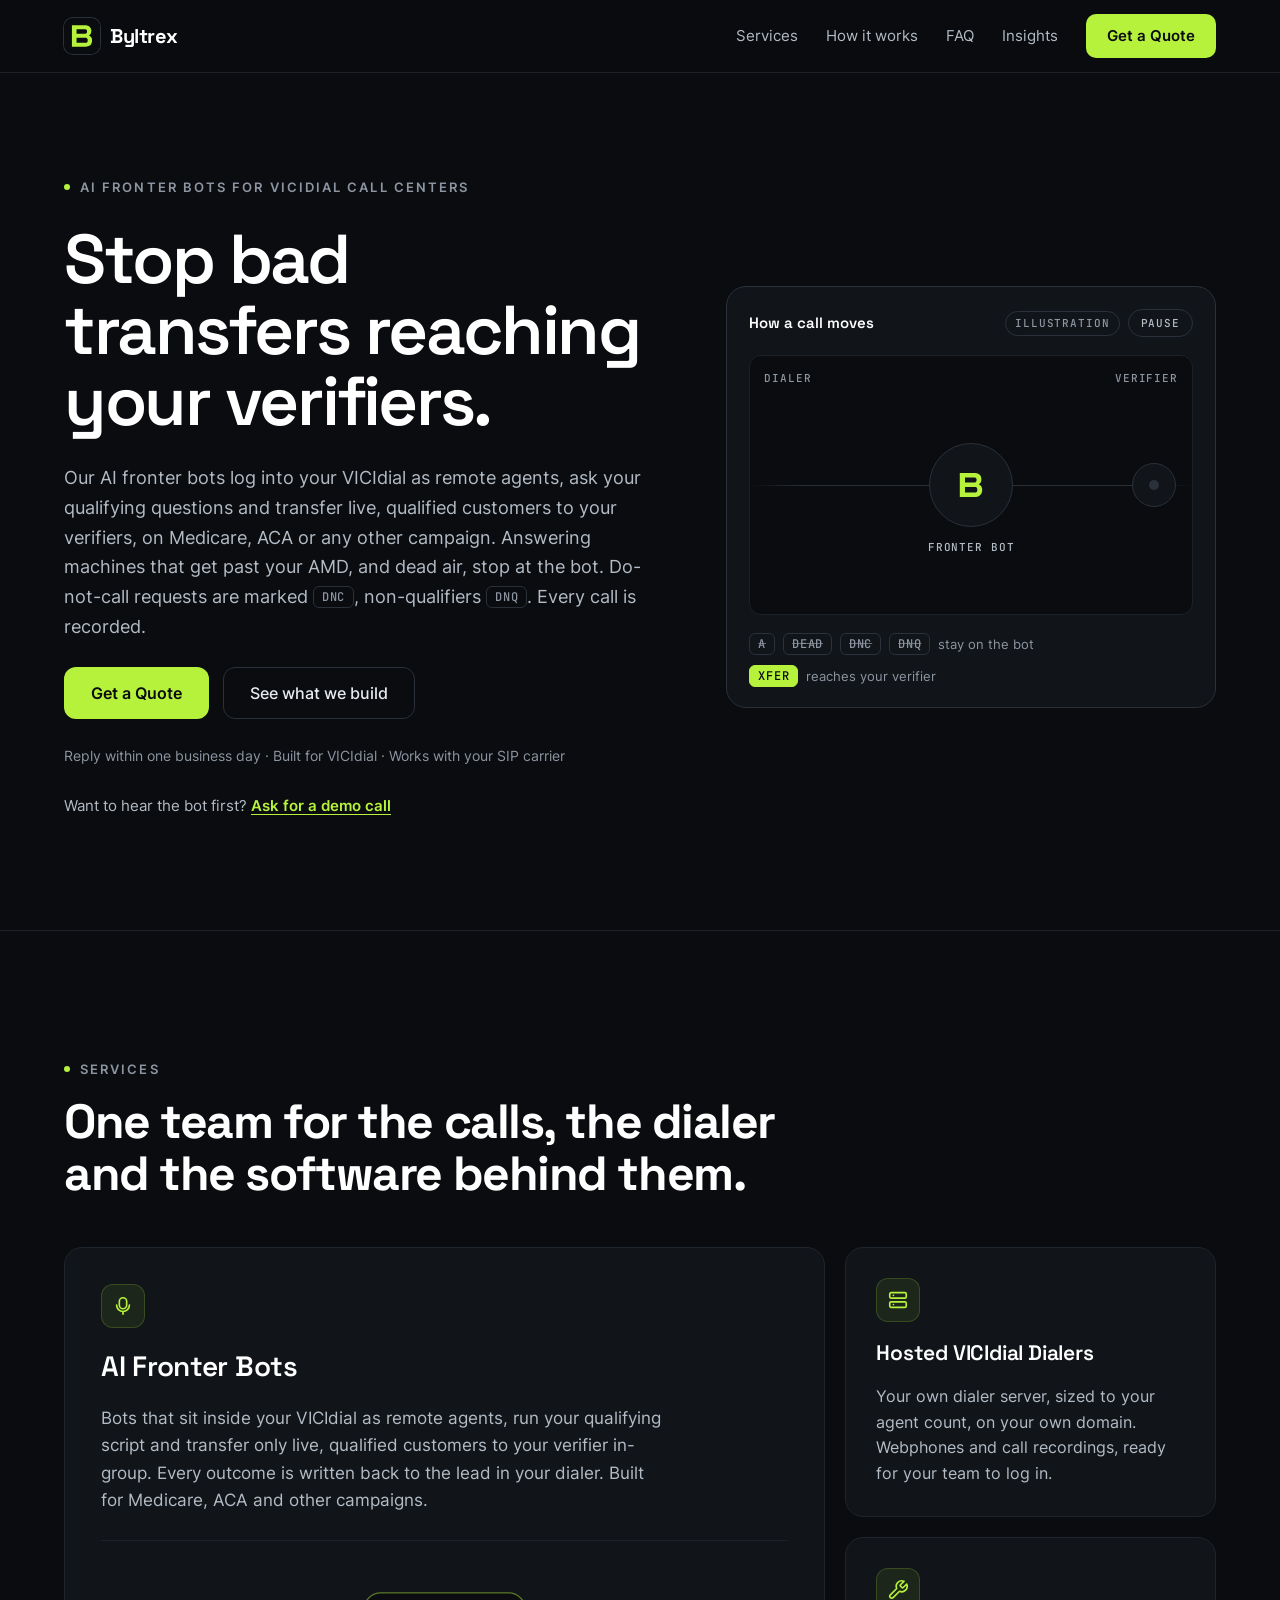
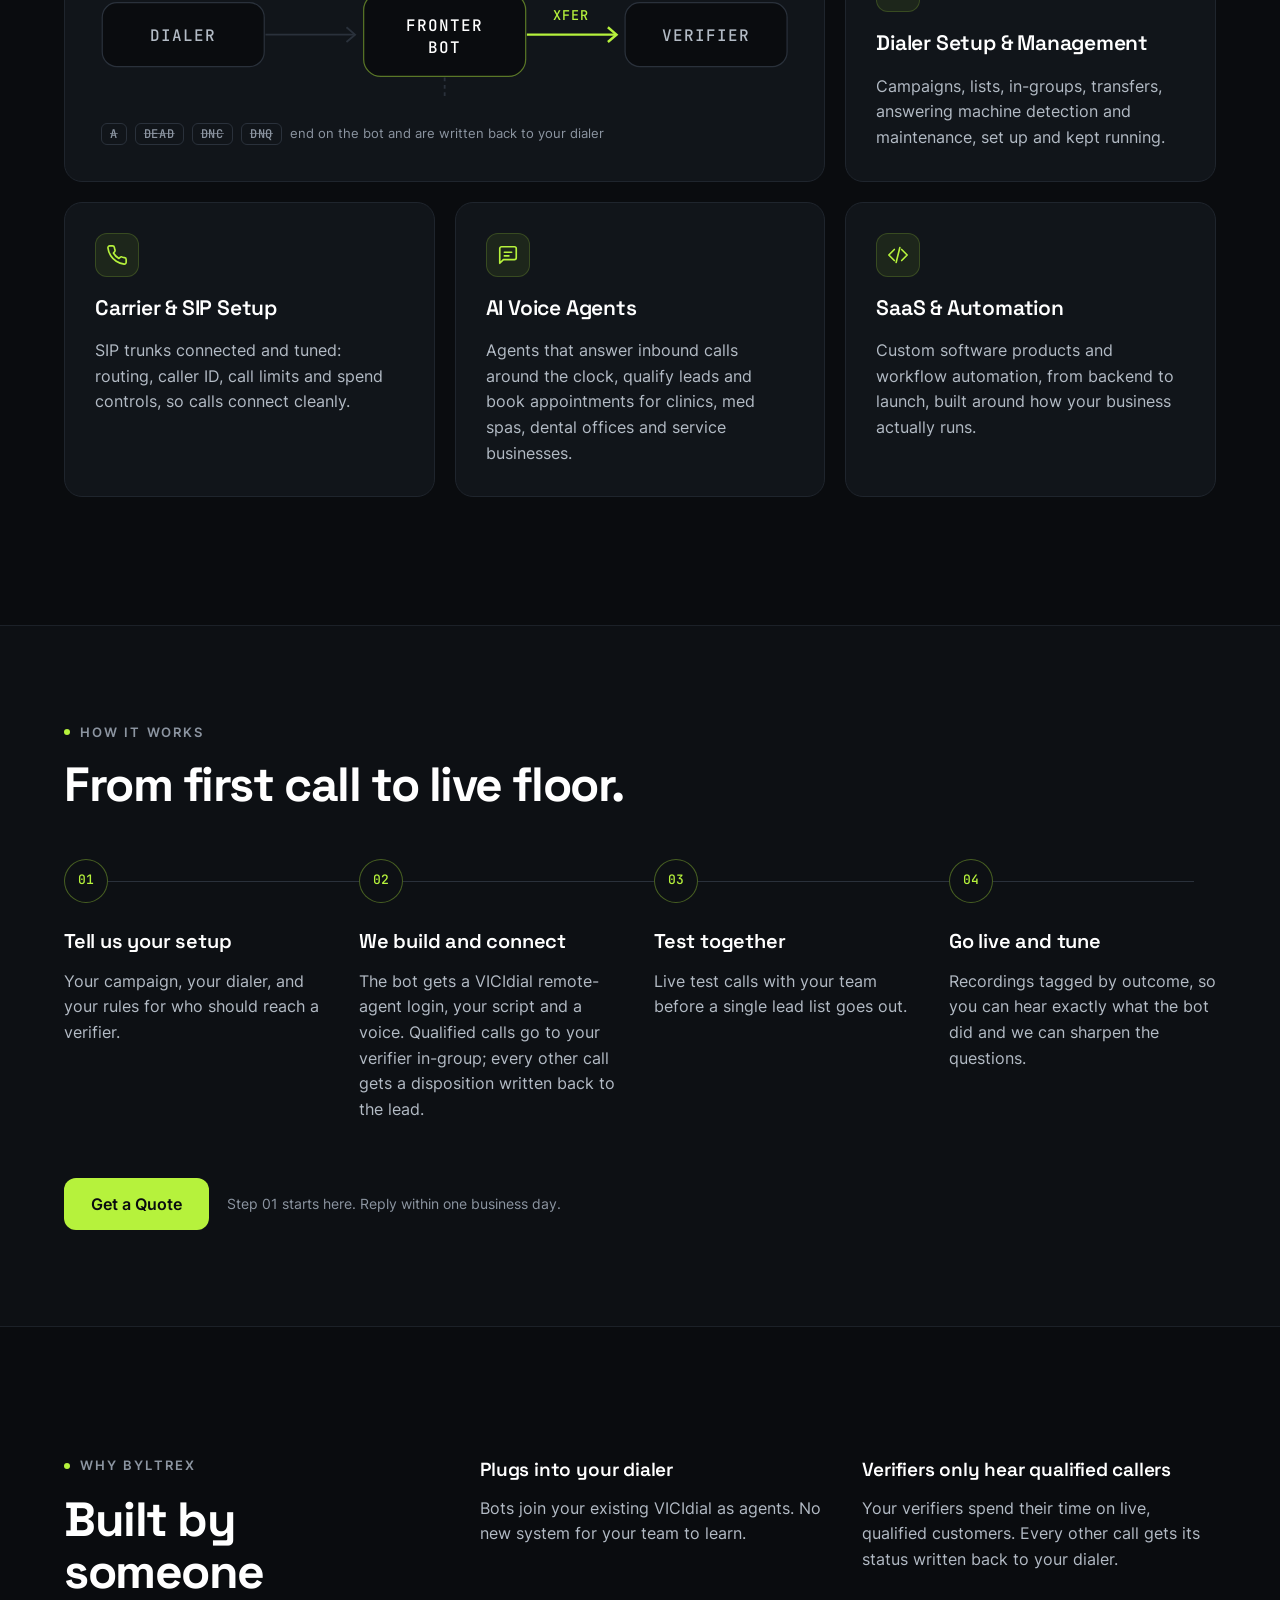
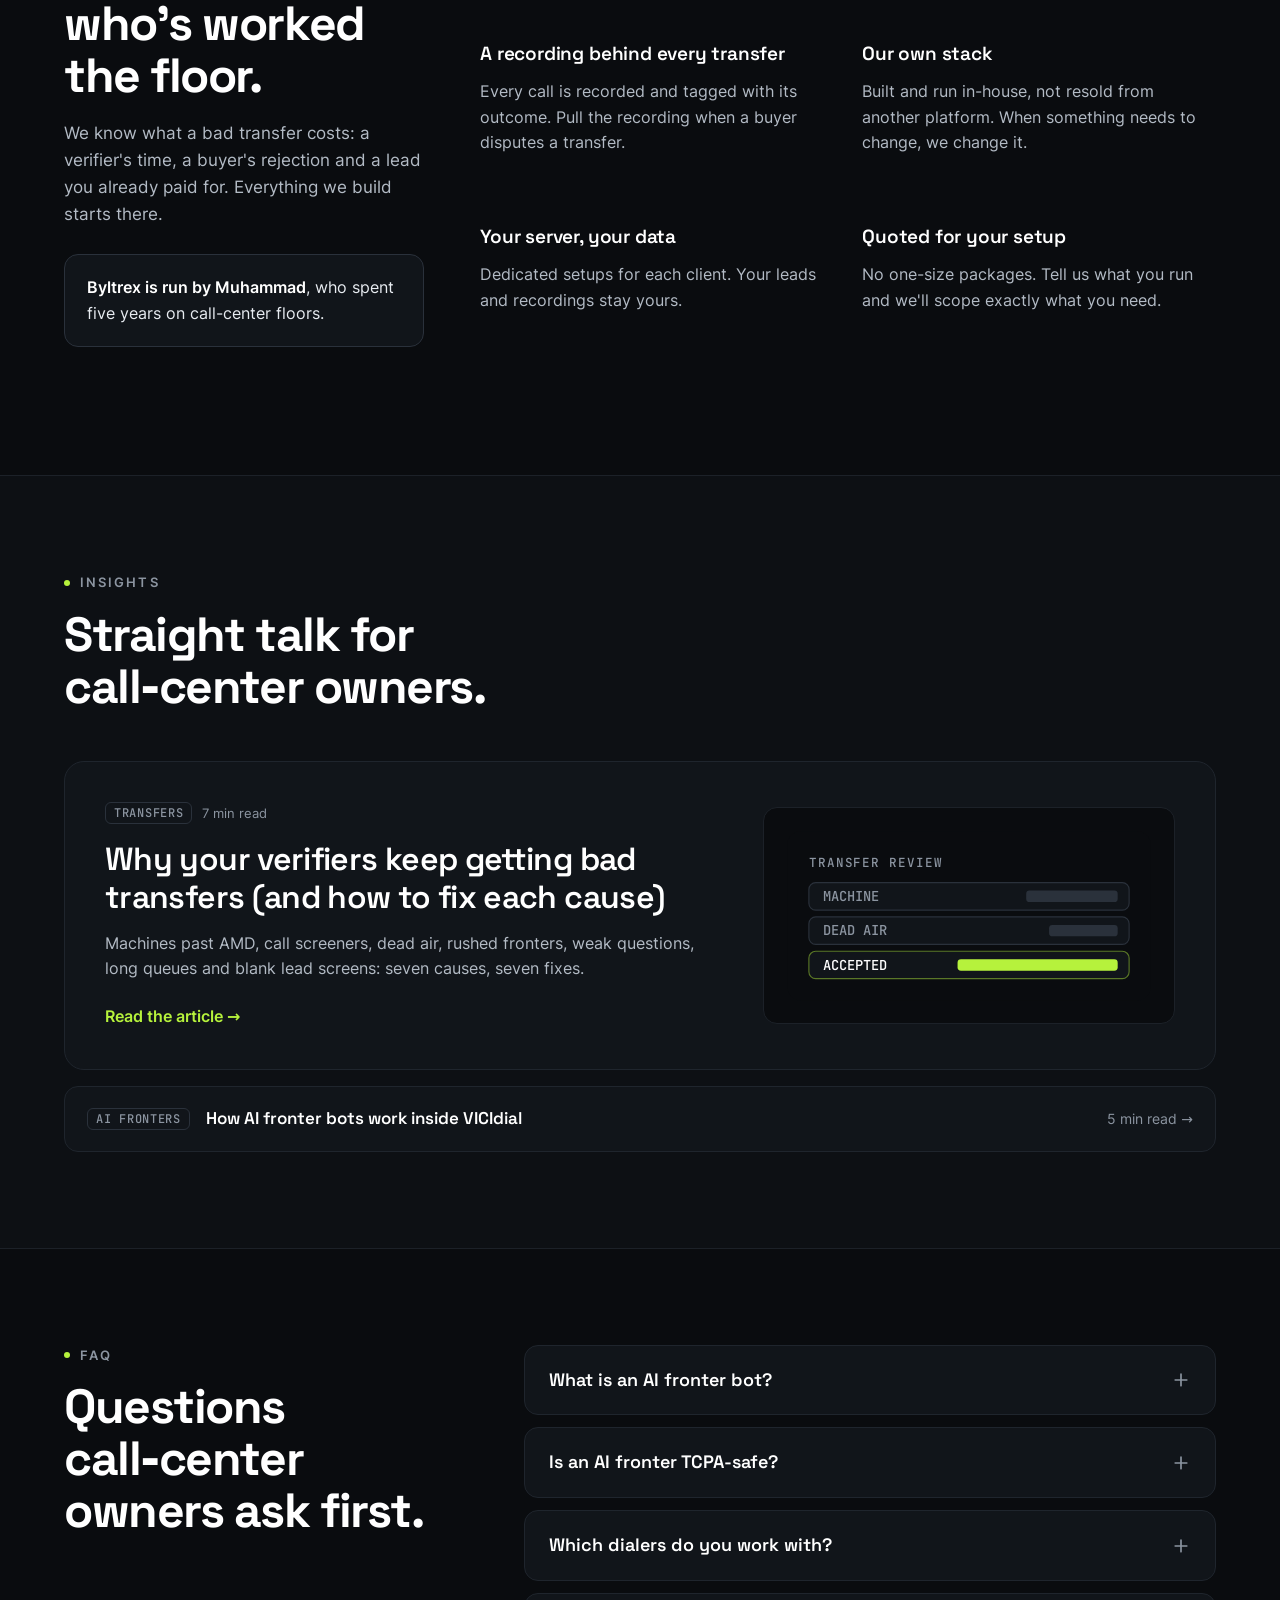
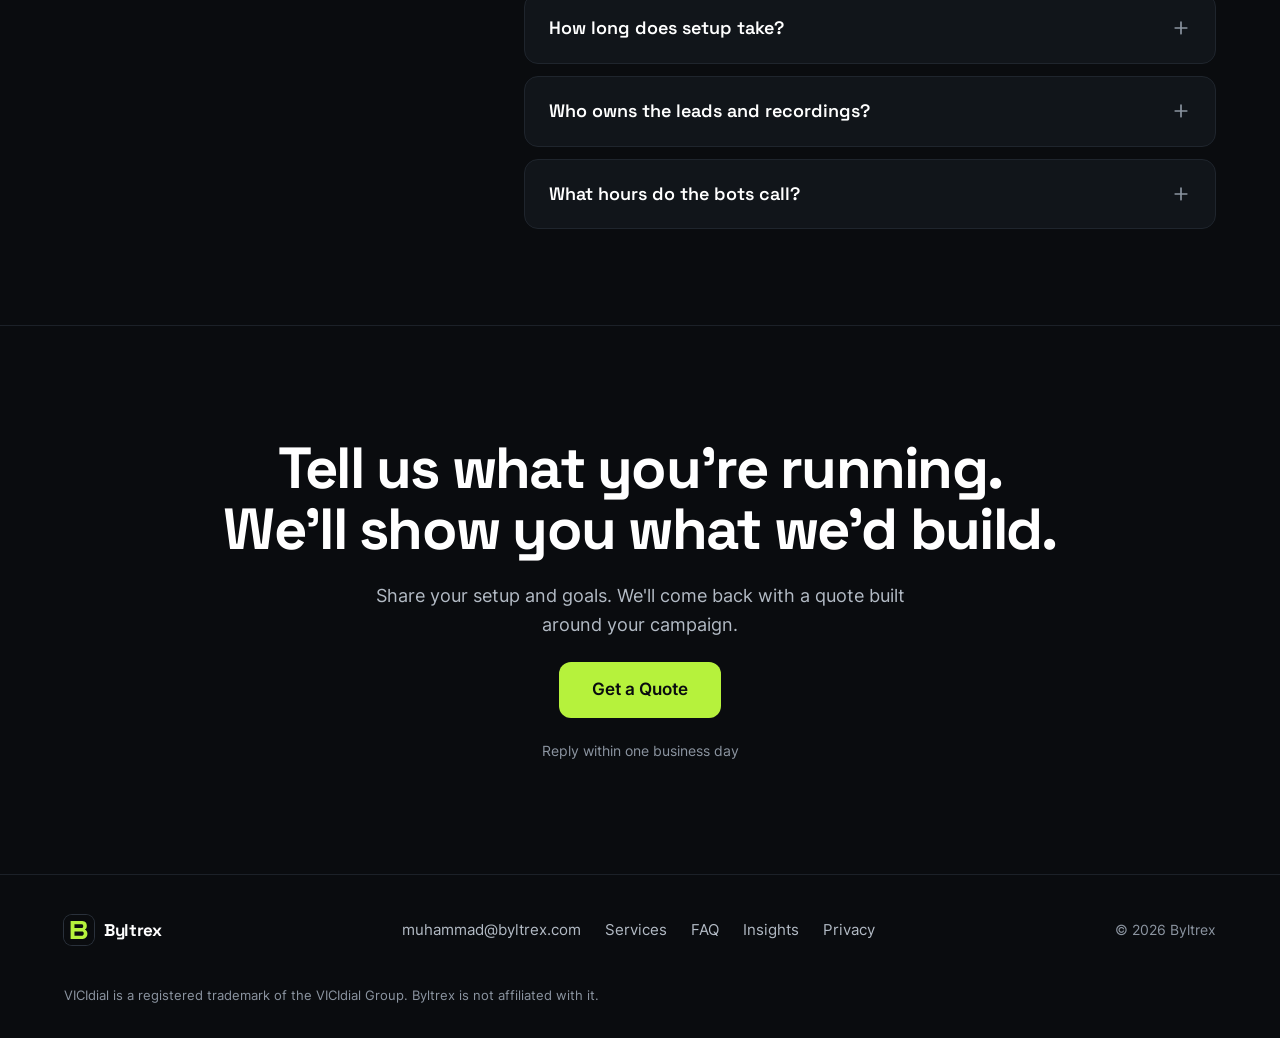
<file: index.html>
<!DOCTYPE html>
<html lang="en">
<head>
<meta charset="UTF-8">
<meta name="viewport" content="width=device-width, initial-scale=1.0">
<title>AI Fronter Bots &amp; Hosted VICIdial | Byltrex</title>
<meta name="description" content="Byltrex AI fronter bots log into your VICIdial as remote agents, ask your qualifying questions and transfer live, qualified customers to your verifiers. Plus hosted VICIdial dialers, AI voice agents and custom SaaS.">
<meta name="author" content="Byltrex">
<meta name="robots" content="index, follow">
<meta name="theme-color" content="#0A0C0F">
<link rel="canonical" href="https://www.byltrex.com/">

<link rel="icon" href="/favicon.svg" type="image/svg+xml">
<link rel="icon" href="/favicon-32.png" sizes="32x32" type="image/png">
<link rel="apple-touch-icon" href="/apple-touch-icon.png">

<meta property="og:title" content="Byltrex | Stop bad transfers reaching your verifiers">
<meta property="og:description" content="AI fronter bots that work inside your VICIdial: they screen, qualify and transfer live customers to your verifiers. Every call recorded.">
<meta property="og:url" content="https://www.byltrex.com/">
<meta property="og:site_name" content="Byltrex">
<meta property="og:type" content="website">
<meta property="og:image" content="https://www.byltrex.com/og-image.png">
<meta property="og:image:width" content="1200">
<meta property="og:image:height" content="630">
<meta property="og:image:alt" content="Byltrex: AI fronter bots for VICIdial call centers">
<meta name="twitter:card" content="summary_large_image">
<meta name="twitter:title" content="Byltrex | Stop bad transfers reaching your verifiers">
<meta name="twitter:description" content="AI fronter bots for VICIdial call centers, hosted dialers, AI voice agents and custom SaaS.">
<meta name="twitter:image" content="https://www.byltrex.com/og-image.png">

<script type="application/ld+json">
{"@context": "https://schema.org", "@graph": [{"@type": "ProfessionalService", "name": "Byltrex", "url": "https://www.byltrex.com", "logo": "https://www.byltrex.com/apple-touch-icon.png", "image": "https://www.byltrex.com/og-image.png", "description": "AI fronter bots for VICIdial call centers, hosted VICIdial dialers, dialer setup and management, carrier and SIP setup, AI voice agents, SaaS and automation.", "email": "muhammad@byltrex.com", "founder": {"@id": "https://www.byltrex.com/#founder"}, "serviceType": ["AI Fronter Bots", "Hosted VICIdial Dialers", "Dialer Setup and Management", "Carrier and SIP Setup", "AI Voice Agents", "SaaS and Automation"], "@id": "https://www.byltrex.com/#org"}, {"@type": "Person", "@id": "https://www.byltrex.com/#founder", "name": "Muhammad", "jobTitle": "Founder", "worksFor": {"@id": "https://www.byltrex.com/#org"}, "description": "Founder of Byltrex; five years on call-center floors."}, {"@type": "WebSite", "@id": "https://www.byltrex.com/#website", "url": "https://www.byltrex.com/", "name": "Byltrex", "publisher": {"@id": "https://www.byltrex.com/#org"}}, {"@type": "FAQPage", "@id": "https://www.byltrex.com/#faq", "mainEntity": [{"@type": "Question", "name": "What is an AI fronter bot?", "acceptedAnswer": {"@type": "Answer", "text": "An AI fronter bot is software that does a fronter's job on an outbound call: it opens the call, asks a few qualifying questions and transfers only live, qualified customers to your verifiers. Ours log into your VICIdial as remote agents, so they work inside the campaigns you already run."}}, {"@type": "Question", "name": "Is an AI fronter TCPA-safe?", "acceptedAnswer": {"@type": "Answer", "text": "Byltrex provides the technology. Consent for your lists and compliance with TCPA and state rules stay your responsibility. The FCC treats AI-generated voices as \"artificial voice\" under the TCPA. We build the script to the rules and disclosures you give us, and every call is recorded. This is not legal advice; check with your compliance counsel."}}, {"@type": "Question", "name": "Which dialers do you work with?", "acceptedAnswer": {"@type": "Answer", "text": "Our fronter bots are built for VICIdial and log in as remote agents, so your campaigns, lists and in-groups stay as they are. Running something else? Tell us in the form and we'll let you know honestly whether it fits."}}, {"@type": "Question", "name": "How long does setup take?", "acceptedAnswer": {"@type": "Answer", "text": "It depends on your dialer, your script and how many bots you need. You'll get a clear timeline with your quote, and we run live test calls with your team before going live."}}, {"@type": "Question", "name": "Who owns the leads and recordings?", "acceptedAnswer": {"@type": "Answer", "text": "You do. Your leads stay in your dialer, and the recordings and call outcomes belong to you."}}, {"@type": "Question", "name": "What hours do the bots call?", "acceptedAnswer": {"@type": "Answer", "text": "Whatever your VICIdial campaign is set to. Calling hours stay under your control in your own dialer."}}]}]}
</script>

<link rel="preload" href="/fonts/space-grotesk-600.woff2" as="font" type="font/woff2" crossorigin>
<link rel="preload" href="/fonts/inter-400.woff2" as="font" type="font/woff2" crossorigin>
<link rel="stylesheet" href="/assets/site.css?v=1">

<style>
:root{
  --bg:#0A0C0F;--bg2:#0D1014;--card:#11151A;--line:#1C2128;--line2:#2A313B;
  --w:#FFFFFF;--t:#E8ECF1;--dim:#B3BBC5;--mute:#8C95A1;
  --acc:#B6F23C;--acc8:rgba(182,242,60,.08);--acc18:rgba(182,242,60,.18);--acc35:rgba(182,242,60,.35);
  --err:#FF8A80;
  --fd:'Space Grotesk',system-ui,sans-serif;--fb:'Inter',system-ui,sans-serif;--fm:'JetBrains Mono',ui-monospace,SFMono-Regular,Menlo,monospace;
}
*,*::before,*::after{box-sizing:border-box;margin:0;padding:0}
html{scroll-behavior:smooth}
body{background:var(--bg);color:var(--t);font-family:var(--fb);font-size:16px;line-height:1.6;-webkit-font-smoothing:antialiased;overflow-x:hidden}
body.modal-open{overflow:hidden}
a{color:inherit;text-decoration:none}
button{font:inherit;cursor:pointer}
::selection{background:rgba(182,242,60,.25)}
:focus-visible{outline:2px solid var(--acc);outline-offset:3px;border-radius:6px}
html{scroll-padding-top:88px}

.wrap{max-width:1200px;margin:0 auto;padding:0 24px}
section{border-top:1px solid var(--line)}
.alt{background:var(--bg2)}
.pad{padding-block:96px}
.pad-l{padding-block:128px}
h1,h2,h3{font-family:var(--fd);color:var(--w)}
h2{font-weight:700;font-size:clamp(32px,4vw,48px);line-height:1.08;letter-spacing:-.03em;text-wrap:balance}
h3{font-weight:600;letter-spacing:-.01em}
.eyebrow{display:inline-flex;align-items:flex-start;gap:10px;font-size:13px;letter-spacing:.16em;text-transform:uppercase;color:var(--mute);font-weight:600}
.eyebrow::before{content:"";width:6px;height:6px;margin-top:.55em;border-radius:50%;background:var(--acc);flex-shrink:0}
.head{display:flex;flex-direction:column;align-items:flex-start;gap:16px;max-width:720px;margin-bottom:48px}

/* status chips */
.chip{display:inline-flex;align-items:center;font-family:var(--fm);font-weight:500;font-size:12px;line-height:1;letter-spacing:.06em;padding:4px 8px;border-radius:6px;border:1px solid var(--line2);color:var(--mute);white-space:nowrap;vertical-align:2px}
.chip.st{text-decoration:line-through;text-decoration-color:rgba(140,149,161,.7)}
.chip.go{background:var(--acc);border-color:var(--acc);color:#0A0C0F}

/* buttons */
.btn{display:inline-flex;align-items:center;justify-content:center;gap:8px;min-height:52px;padding:0 26px;border-radius:12px;font-weight:600;font-size:16px;border:1px solid transparent;transition:transform .2s,box-shadow .2s,border-color .2s}
.btn-p{background:var(--acc);color:#0A0C0F}
.btn-p:hover{transform:translateY(-2px);box-shadow:0 12px 32px rgba(182,242,60,.22)}
.btn-s{border-color:var(--line2);color:var(--t);background:transparent;font-weight:500}
.btn-s:hover{border-color:var(--dim)}
.btn-sm{min-height:44px;padding:0 20px;font-size:15px;border-radius:10px}
.note{font-size:14px;color:var(--mute)}
.demo{font-size:15px;color:var(--dim)}
.linkbtn{background:none;border:0;padding:0;color:var(--acc);font-weight:600;text-decoration:underline;text-underline-offset:3px;min-height:24px}
.mid-cta{display:flex;align-items:center;gap:18px;flex-wrap:wrap;margin-top:56px}
.tm{max-width:1200px;margin:0 auto;padding:0 24px 32px;font-size:13px;color:var(--mute)}
.priv{font-size:13px;color:var(--mute);text-align:center}
.priv a{color:var(--dim);text-decoration:underline;text-underline-offset:2px}

/* brand lockup */
.brand{display:inline-flex;align-items:center;gap:10px;color:var(--w)}
.brand svg{width:36px;height:36px;flex-shrink:0;border-radius:9px;box-shadow:0 0 0 1px var(--line2)}
.brand span{font-family:var(--fd);font-weight:700;font-size:20px;letter-spacing:-.02em}

/* nav */
header{position:sticky;top:0;z-index:50;background:rgba(10,12,15,.85);backdrop-filter:blur(12px);-webkit-backdrop-filter:blur(12px);border-bottom:1px solid var(--line)}
.nav{display:flex;align-items:center;justify-content:space-between;gap:24px;padding:14px 24px;max-width:1200px;margin:0 auto}
.nav-links{display:flex;align-items:center;gap:28px;font-size:15px}
.nav-links a{color:var(--dim);transition:color .2s}
.nav-links a:hover{color:var(--w)}
@media(max-width:820px){.nav-links a:not(.btn){display:none}}
@media(max-width:480px){.brand svg{width:32px;height:32px}.brand span{font-size:18px}}
@media(max-width:820px){header{backdrop-filter:none;-webkit-backdrop-filter:none;background:rgba(10,12,15,.96)}}

/* hero */
.hero{border-top:none;padding:104px 0 112px}
.hero-grid{display:grid;grid-template-columns:1.1fr .9fr;gap:64px;align-items:center}
.hero-copy{display:flex;flex-direction:column;align-items:flex-start;gap:26px;min-width:0}
.hero h1{font-weight:600;font-size:clamp(42px,5.4vw,70px);line-height:1.03;letter-spacing:-.035em;text-wrap:balance}
.hero .lead{font-size:18px;line-height:1.65;color:var(--dim);max-width:600px}
.btns{display:flex;gap:14px;flex-wrap:wrap}
.fade{opacity:0;transform:translateY(16px);animation:up .8s ease forwards}
.d1{animation-delay:.05s}.d2{animation-delay:.15s}.d3{animation-delay:.25s}.d4{animation-delay:.35s}.d5{animation-delay:.45s}.d6{animation-delay:.55s}
@keyframes up{to{opacity:1;transform:none}}
@media(max-width:980px){.hero-grid{grid-template-columns:1fr;gap:56px}}
@media(max-width:640px){.hero{padding:40px 0 64px}.pad{padding-block:72px}.pad-l{padding-block:88px}.cta{padding:80px 0}.hero h1{font-size:38px}.hero .lead{font-size:16px}.hero-copy{gap:20px}.flow svg{display:none}.flow{padding-top:16px}}

/* screening gate */
.gate{background:var(--card);border:1px solid var(--line2);border-radius:20px;padding:22px 22px 20px;display:flex;flex-direction:column;gap:18px;min-width:0}
.gate-top{display:flex;justify-content:space-between;align-items:center;gap:12px}
.gate-top b{font-family:var(--fd);font-weight:600;font-size:15px;color:var(--w)}
.gate-top i{font-style:normal;font-family:var(--fm);font-size:11px;letter-spacing:.08em;color:var(--mute);border:1px solid var(--line2);border-radius:999px;padding:3px 9px}
.stage{position:relative;height:260px;overflow:hidden;border-radius:12px;background:var(--bg);border:1px solid var(--line)}
.lane{position:absolute;left:0;right:0;top:50%;height:1px;background:linear-gradient(90deg,transparent,var(--line2) 12%,var(--line2) 88%,transparent)}
.lab{position:absolute;top:14px;font-family:var(--fm);font-size:11px;letter-spacing:.08em;color:var(--mute)}
.lab.l{left:14px}.lab.r{right:14px}
.node{position:absolute;z-index:2;top:50%;transform:translate(-50%,-50%);border-radius:50%;display:flex;align-items:center;justify-content:center}
.bot{left:50%;width:84px;height:84px;background:var(--card);border:1px solid var(--line2);animation:ring 2.2s linear infinite}
.bot svg{width:40px;height:40px}
.bot-lab{position:absolute;left:50%;top:calc(50% + 54px);transform:translateX(-50%);font-family:var(--fm);font-size:11px;letter-spacing:.08em;color:var(--dim);white-space:nowrap}
.ver{left:calc(100% - 38px);width:44px;height:44px;background:var(--card);border:1px solid var(--line2);animation:vpulse 11s linear 4.4s infinite}
.ver::after{content:"";width:10px;height:10px;border-radius:50%;background:var(--line2);animation:vdot 11s linear 4.4s infinite}
.ver-lab{position:absolute;right:14px;top:calc(50% + 34px);font-family:var(--fm);font-size:11px;letter-spacing:.08em;color:var(--dim)}
@keyframes ring{0%,30%,70%,100%{border-color:var(--line2);box-shadow:none}40%,58%{border-color:var(--acc35);box-shadow:0 0 0 6px rgba(182,242,60,.06)}}
@keyframes vpulse{0%,17%,26%,100%{border-color:var(--line2);box-shadow:none}19%,23%{border-color:var(--acc);box-shadow:0 0 0 8px rgba(182,242,60,.10)}}
@keyframes vdot{0%,17%,26%,100%{background:var(--line2)}19%,23%{background:var(--acc)}}
.call{position:absolute;z-index:1;top:50%;left:-150px;width:136px;height:34px;margin-top:-17px;border-radius:999px;background:var(--card);border:1px solid var(--line2);display:flex;align-items:center;justify-content:center;font-family:var(--fm);font-size:12px;color:var(--t);opacity:0;animation:callR 11s linear infinite both}
.call.xfer{animation-name:callX;border-color:var(--acc35)}
.call .chip{position:absolute;top:-30px;left:50%;transform:translateX(-50%) scale(.85);opacity:0;background:var(--bg);animation:stamp 11s linear infinite both}
.call.xfer .chip{animation-name:stampX;background:var(--acc)}
.c1{animation-delay:0s}.c1 .chip{animation-delay:0s}
.c2{animation-delay:2.2s}.c2 .chip{animation-delay:2.2s}
.c3{animation-delay:4.4s}.c3 .chip{animation-delay:4.4s}
.c4{animation-delay:6.6s}.c4 .chip{animation-delay:6.6s}
.c5{animation-delay:8.8s}.c5 .chip{animation-delay:8.8s}
@keyframes callR{
  0%{left:-150px;opacity:0;transform:none}
  2%{opacity:1}
  7%,13%{left:calc(50% - 190px);opacity:1;transform:none}
  18%{left:calc(50% - 190px);opacity:0;transform:translateY(46px)}
  100%{left:calc(50% - 190px);opacity:0;transform:translateY(46px)}
}
@keyframes callX{
  0%{left:-150px;opacity:0}
  2%{opacity:1}
  7%,12%{left:calc(50% - 190px);opacity:1}
  18.5%{left:calc(100% - 158px);opacity:1}
  21%{left:calc(100% - 140px);opacity:0}
  100%{left:calc(100% - 140px);opacity:0}
}
@keyframes stamp{0%,8%{opacity:0;transform:translateX(-50%) scale(.85)}9.5%,15%{opacity:1;transform:translateX(-50%) scale(1)}17%,100%{opacity:0;transform:translateX(-50%) scale(1)}}
@keyframes stampX{0%,8%{opacity:0;transform:translateX(-50%) scale(.85)}9.5%,19%{opacity:1;transform:translateX(-50%) scale(1)}21%,100%{opacity:0;transform:translateX(-50%) scale(1)}}
.paused,.paused *,.paused .ver::after,.held,.held *,.held .ver::after{animation-play-state:paused!important}
.gate-tools{display:flex;gap:8px;align-items:center}
.pz{font-family:var(--fm);font-size:11px;letter-spacing:.08em;color:var(--dim);background:transparent;border:1px solid var(--line2);border-radius:999px;padding:0 12px;min-height:28px}
.pz:hover{border-color:var(--dim);color:var(--w)}
.still{display:none}
.key{display:flex;flex-wrap:wrap;align-items:center;gap:8px;font-size:13px;color:var(--mute)}
.key .sep{margin:0 6px;color:var(--line2)}
@media(max-width:760px){.gate{display:none}}
@media (prefers-reduced-motion:reduce){
  .fade{animation:none;opacity:1;transform:none}html{scroll-behavior:auto}
  .call,.call .chip,.bot,.ver,.ver::after{animation:none!important}
  .call{display:none}
  .still{display:flex;opacity:1;left:calc(100% - 196px)}
  .still .chip{opacity:1;transform:translateX(-50%)}
}

/* services bento */
.bento{display:grid;grid-template-columns:repeat(6,minmax(0,1fr));gap:20px}
.card{grid-column:span 2;background:var(--card);border:1px solid #1F252D;border-radius:18px;padding:30px;display:flex;flex-direction:column;gap:14px;transition:border-color .25s}
.card:hover{border-color:var(--acc35)}
.card h3{font-size:21px}
.card p{color:var(--dim)}
.ico{width:44px;height:44px;border-radius:12px;background:var(--acc8);border:1px solid var(--acc18);display:flex;align-items:center;justify-content:center;flex-shrink:0}
.ico svg{width:22px;height:22px;stroke:var(--acc)}
.card.lead{grid-column:span 4;grid-row:span 2;padding:36px;gap:16px}
.card.lead h3{font-size:28px}
.card.lead p{font-size:17px;max-width:560px}
.flow{margin-top:auto;padding-top:20px;border-top:1px solid var(--line)}
.flow svg{width:100%;height:auto;display:block}
.flow .key{margin-top:14px}
@media(max-width:1000px){.bento{grid-template-columns:repeat(2,minmax(0,1fr))}.card{grid-column:span 1}.card.lead{grid-column:span 2;grid-row:auto}}
@media(max-width:640px){.bento{grid-template-columns:1fr}.card,.card.lead{grid-column:auto}.card.lead{padding:28px}.card.lead h3{font-size:24px}}

/* steps */
.steps{position:relative;display:grid;grid-template-columns:repeat(4,minmax(0,1fr));gap:28px}
.steps::before{content:"";position:absolute;left:22px;right:22px;top:22px;height:1px;background:var(--line2)}
.step{position:relative;display:flex;flex-direction:column;gap:12px}
.step .n{width:44px;height:44px;border-radius:50%;background:var(--bg2);border:1px solid var(--acc35);display:flex;align-items:center;justify-content:center;font-family:var(--fm);font-weight:500;font-size:13px;color:var(--acc);margin-bottom:10px}
.step h3{font-size:20px}
.step p{color:var(--dim)}
@media(max-width:900px){
  .steps{grid-template-columns:1fr;gap:32px}
  .steps::before{left:22px;right:auto;top:22px;bottom:22px;width:1px;height:auto}
  .step{padding-left:68px;min-height:44px}
  .step .n{position:absolute;left:0;top:0;margin:0}
}

/* why */
.why{display:flex;flex-wrap:wrap;gap:56px}
.why-l{flex:1 1 360px;min-width:0;display:flex;flex-direction:column;align-items:flex-start;gap:18px}
.why-l p:not(.eyebrow):not(.founder){font-size:17px;color:var(--dim)}
.founder{margin-top:8px;padding:20px 22px;border:1px solid var(--line2);border-radius:14px;font-size:16px;color:var(--t);background:var(--card)}
.founder b{color:var(--w);font-weight:600}
.why-r{flex:999 1 560px;min-width:0;display:grid;grid-template-columns:repeat(auto-fit,minmax(min(260px,100%),1fr));gap:32px 28px}
.why-r h3{font-size:19px;margin-bottom:10px}
.why-r p{color:var(--dim)}

/* insights */
.post{display:grid;grid-template-columns:1.2fr .8fr;gap:40px;align-items:center;background:var(--card);border:1px solid #1F252D;border-radius:20px;padding:40px;transition:border-color .25s}
.post:hover{border-color:var(--acc35)}
.post .meta{display:flex;gap:10px;align-items:center;flex-wrap:wrap;margin-bottom:16px;font-size:13px;color:var(--mute)}
.post h3{font-size:clamp(24px,2.6vw,32px);line-height:1.2;letter-spacing:-.02em;margin-bottom:14px;text-wrap:balance}
.post p{color:var(--dim);margin-bottom:22px}
.read{font-weight:600;color:var(--acc)}
.post-art{border:1px solid var(--line);border-radius:14px;background:var(--bg);padding:22px}
.post-art svg{width:100%;height:auto;display:block}
@media(max-width:820px){.post{grid-template-columns:1fr;padding:28px}}
.posts{display:flex;flex-direction:column;gap:12px;margin-top:16px}
.post-row{display:flex;align-items:center;gap:16px;flex-wrap:wrap;padding:18px 22px;min-height:44px;background:var(--card);border:1px solid #1F252D;border-radius:14px;transition:border-color .25s}
.post-row:hover{border-color:var(--acc35)}
.post-row .t{flex:1 1 280px;font-family:var(--fd);font-weight:600;font-size:17px;color:var(--w)}
.post-row .m{font-size:14px;color:var(--mute)}

/* faq */
.faq{display:flex;flex-direction:column;gap:12px;min-width:0}
.faq-grid{display:grid;grid-template-columns:minmax(0,4fr) minmax(0,7fr);gap:64px;align-items:start}
.faq-grid .head{position:sticky;top:120px;margin:0}
@media(max-width:980px){.faq-grid{grid-template-columns:1fr;gap:40px}.faq-grid .head{position:static}}
.faq details{background:var(--card);border:1px solid #1F252D;border-radius:14px}
.faq summary{list-style:none;cursor:pointer;display:flex;justify-content:space-between;align-items:center;gap:20px;padding:20px 24px;min-height:44px;font-family:var(--fd);font-weight:600;font-size:18px;color:var(--w)}
.faq summary::-webkit-details-marker{display:none}
.faq summary svg{flex-shrink:0;transition:transform .2s;stroke:var(--mute)}
.faq details[open] summary svg{transform:rotate(45deg);stroke:var(--acc)}
.faq details[open]{border-color:var(--line2)}
.faq .a{padding:0 24px 22px;color:var(--dim)}

/* cta */
.cta{padding:112px 0;text-align:center}
.cta .wrap{display:flex;flex-direction:column;align-items:center;gap:22px}
.cta h2{font-size:clamp(36px,5vw,58px);line-height:1.05;max-width:860px}
.cta p{font-size:18px;color:var(--dim);max-width:560px}
.cta p.note{font-size:14px;color:var(--mute)}

/* footer */
footer{border-top:1px solid var(--line)}
.foot{display:flex;justify-content:space-between;align-items:center;gap:24px;flex-wrap:wrap;padding:40px 24px;max-width:1200px;margin:0 auto}
.foot .brand svg{width:30px;height:30px;border-radius:8px}
.foot .brand span{font-size:17px}
.foot-links{display:flex;gap:24px;flex-wrap:wrap;font-size:15px}
.foot-links a{color:var(--dim)}
.foot-links a:hover{color:var(--w)}
.copy{font-size:14px;color:var(--mute)}

/* modal */
.modal{position:fixed;inset:0;z-index:100;display:none;align-items:flex-start;justify-content:center;padding:40px 16px;overflow-y:auto;background:rgba(5,6,8,.78);backdrop-filter:blur(6px);-webkit-backdrop-filter:blur(6px)}
.modal.open{display:flex;animation:fadein .2s ease}
@keyframes fadein{from{opacity:0}to{opacity:1}}
.dialog{position:relative;width:100%;max-width:580px;margin:auto 0;background:var(--card);border:1px solid #262D36;border-radius:20px;padding:36px;box-shadow:0 30px 80px rgba(0,0,0,.6);animation:pop .25s ease}
@keyframes pop{from{transform:translateY(12px);opacity:0}to{transform:none;opacity:1}}
@media(max-width:520px){.dialog{padding:28px 20px}}
.x{position:absolute;top:14px;right:14px;width:44px;height:44px;border-radius:10px;border:1px solid transparent;background:transparent;color:var(--dim);display:flex;align-items:center;justify-content:center}
.x:hover{border-color:var(--line2);color:var(--w)}
.dialog h2{font-size:30px;margin-bottom:8px;padding-right:40px}
.dialog .sub{color:var(--dim);margin-bottom:28px}
form{display:flex;flex-direction:column;gap:18px}
.row2{display:grid;grid-template-columns:1fr 1fr;gap:16px}
@media(max-width:520px){.row2{grid-template-columns:1fr}}
.f label{display:block;font-size:14px;font-weight:500;color:var(--t);margin-bottom:8px}
.f .req{color:var(--acc)}
.f .opt{color:var(--mute);font-weight:400}
.f input,.f select,.f textarea{width:100%;min-height:48px;padding:12px 14px;background:var(--bg);border:1px solid #636C79;border-radius:10px;color:var(--w);font:inherit;font-size:16px;transition:border-color .2s}
.f textarea{min-height:96px;resize:vertical}
.f select{appearance:none;-webkit-appearance:none;background-image:url("data:image/svg+xml,%3Csvg xmlns='http://www.w3.org/2000/svg' width='12' height='8' viewBox='0 0 12 8'%3E%3Cpath d='M1 1l5 5 5-5' fill='none' stroke='%23B3BBC5' stroke-width='1.6'/%3E%3C/svg%3E");background-repeat:no-repeat;background-position:right 14px center;padding-right:40px}
.f input::placeholder,.f textarea::placeholder{color:#8C95A1}
.f input:focus,.f select:focus,.f textarea:focus{outline:none;border-color:var(--acc)}
.f .err{display:none;font-size:13px;color:var(--err);margin-top:6px}
.f.bad input,.f.bad select,.f.bad textarea{border-color:var(--err)}
.f.bad .err{display:block}
.submit{width:100%;margin-top:6px}
.submit[disabled]{opacity:.65;cursor:wait;transform:none;box-shadow:none}
.form-msg{display:none;font-size:14px;color:var(--err);text-align:center}
.form-msg a{color:var(--t);text-decoration:underline}
.form-msg.show{display:block}
.thanks{display:none;flex-direction:column;align-items:center;text-align:center;gap:16px;padding:24px 0 8px}
.thanks.show{display:flex}
.tick{width:64px;height:64px;border-radius:50%;background:var(--acc);display:flex;align-items:center;justify-content:center}
.thanks h2{padding:0;margin:0}
.thanks p{color:var(--dim);max-width:420px}
.hp{position:absolute;left:-9999px;width:1px;height:1px;overflow:hidden}
</style>
</head>
<body>

<svg width="0" height="0" style="position:absolute" aria-hidden="true">
  <defs>
    <symbol id="bmark" viewBox="0 0 100 100"><rect width="100" height="100" rx="25" fill="#0A0C0F"/><path transform="translate(22.00 20.00) scale(0.09105)" fill="#B6F23C" fill-rule="evenodd" d="M0.0 329.5L0.0 0.0L204.2 0.0C326.7 0.0 414.1 0.4 422.5 1.0C455.6 3.3 481.7 9.8 505.1 21.6C554.3 46.2 583.6 88.5 591.1 146.0C592.9 160.0 592.6 195.0 590.6 208.5C583.1 257.5 563.5 287.6 523.4 311.6C522.4 312.3 521.7 313.0 522.0 313.2C522.3 313.5 526.8 315.8 532.0 318.5C546.1 325.6 559.4 334.7 569.8 344.5C593.3 366.6 606.5 392.8 612.7 429.9C615.2 444.9 615.2 486.6 612.7 503.0C603.5 561.5 575.6 604.2 529.2 630.4C502.5 645.5 466.8 655.5 430.3 658.0C421.1 658.6 336.3 659.0 207.8 659.0L0.0 659.0L0.0 329.5ZM429.6 536.2C459.7 529.7 477.0 510.2 480.9 478.5C483.2 459.4 481.6 435.7 477.0 422.6C471.3 406.1 458.8 393.6 441.4 387.0C428.1 382.0 428.5 382.0 280.2 382.0L142.0 382.0L142.0 459.8C142.0 502.6 142.3 537.9 142.6 538.3C142.9 538.6 205.6 538.7 281.8 538.5C414.7 538.1 420.9 538.0 429.6 536.2ZM419.5 257.7C436.2 252.7 447.4 243.6 453.9 229.9C459.9 217.3 461.3 208.6 460.7 186.7C460.3 167.1 459.2 161.0 454.2 151.0C450.4 143.1 440.8 134.0 431.8 129.6C417.6 122.7 423.8 123.0 275.5 123.0L142.0 123.0L142.0 191.5L142.0 260.0L277.8 259.8C404.6 259.5 413.9 259.4 419.5 257.7Z"/></symbol>
    <symbol id="bonly" viewBox="0 0 100 100"><path transform="translate(22.00 20.00) scale(0.09105)" fill="#B6F23C" fill-rule="evenodd" d="M0.0 329.5L0.0 0.0L204.2 0.0C326.7 0.0 414.1 0.4 422.5 1.0C455.6 3.3 481.7 9.8 505.1 21.6C554.3 46.2 583.6 88.5 591.1 146.0C592.9 160.0 592.6 195.0 590.6 208.5C583.1 257.5 563.5 287.6 523.4 311.6C522.4 312.3 521.7 313.0 522.0 313.2C522.3 313.5 526.8 315.8 532.0 318.5C546.1 325.6 559.4 334.7 569.8 344.5C593.3 366.6 606.5 392.8 612.7 429.9C615.2 444.9 615.2 486.6 612.7 503.0C603.5 561.5 575.6 604.2 529.2 630.4C502.5 645.5 466.8 655.5 430.3 658.0C421.1 658.6 336.3 659.0 207.8 659.0L0.0 659.0L0.0 329.5ZM429.6 536.2C459.7 529.7 477.0 510.2 480.9 478.5C483.2 459.4 481.6 435.7 477.0 422.6C471.3 406.1 458.8 393.6 441.4 387.0C428.1 382.0 428.5 382.0 280.2 382.0L142.0 382.0L142.0 459.8C142.0 502.6 142.3 537.9 142.6 538.3C142.9 538.6 205.6 538.7 281.8 538.5C414.7 538.1 420.9 538.0 429.6 536.2ZM419.5 257.7C436.2 252.7 447.4 243.6 453.9 229.9C459.9 217.3 461.3 208.6 460.7 186.7C460.3 167.1 459.2 161.0 454.2 151.0C450.4 143.1 440.8 134.0 431.8 129.6C417.6 122.7 423.8 123.0 275.5 123.0L142.0 123.0L142.0 191.5L142.0 260.0L277.8 259.8C404.6 259.5 413.9 259.4 419.5 257.7Z"/></symbol>
  </defs>
</svg>

<header>
  <div class="nav">
    <a href="#top" class="brand" aria-label="Byltrex home"><svg aria-hidden="true"><use href="#bmark"/></svg><span>Byltrex</span></a>
    <nav class="nav-links" aria-label="Main">
      <a href="#services">Services</a>
      <a href="#how">How it works</a>
      <a href="#faq">FAQ</a>
      <a href="#insights">Insights</a>
      <button type="button" class="btn btn-p btn-sm" data-open-form>Get a Quote</button>
    </nav>
  </div>
</header>

<main>
<section class="hero" id="top">
  <div class="wrap hero-grid">
    <div class="hero-copy">
      <p class="eyebrow fade d1">AI fronter bots for VICIdial call centers</p>
      <h1>Stop bad transfers reaching your verifiers.</h1>
      <p class="lead">Our AI fronter bots log into your VICIdial as remote agents, ask your qualifying questions and transfer live, qualified customers to your verifiers, on Medicare, ACA or any other campaign. Answering machines that get past your AMD, and dead air, stop at the bot. Do-not-call requests are marked <span class="chip">DNC</span>, non-qualifiers <span class="chip">DNQ</span>. Every call is recorded.</p>
      <div class="btns fade d4">
        <button type="button" class="btn btn-p" data-open-form>Get a Quote</button>
        <a href="#services" class="btn btn-s">See what we build</a>
      </div>
      <p class="note fade d5">Reply within one business day · Built for VICIdial · Works with your SIP carrier</p>
      <p class="demo fade d5">Want to hear the bot first? <button type="button" class="linkbtn" data-open-form data-service="Hear a demo call first">Ask for a demo call</button></p>
    </div>

    <div class="gate fade d6" id="gate">
      <div class="gate-top"><b>How a call moves</b><span class="gate-tools"><i>ILLUSTRATION</i><button type="button" class="pz" id="pz" aria-pressed="false">PAUSE</button></span></div>
      <div class="stage" role="img" aria-label="Illustration: calls pass through the fronter bot; only live, qualified calls reach the verifier">
        <div class="lane"></div>
        <span class="lab l">DIALER</span>
        <span class="lab r">VERIFIER</span>
        <div class="node bot"><svg><use href="#bonly"/></svg></div>
        <span class="bot-lab">FRONTER BOT</span>
        <div class="node ver"></div>
        <div class="call c1">(305) •••-4417<span class="chip st">A</span></div>
        <div class="call c2">(602) •••-1180<span class="chip st">DEAD</span></div>
        <div class="call xfer c3">(214) •••-9032<span class="chip go">XFER</span></div>
        <div class="call c4">(407) •••-5561<span class="chip st">DNC</span></div>
        <div class="call c5">(512) •••-2276<span class="chip st">DNQ</span></div>
        <div class="call xfer still">(214) •••-9032<span class="chip go">XFER</span></div>
      </div>
      <div class="key"><span class="chip st">A</span><span class="chip st">DEAD</span><span class="chip st">DNC</span><span class="chip st">DNQ</span> stay on the bot</div>
      <div class="key" style="margin-top:-8px"><span class="chip go">XFER</span> reaches your verifier</div>
    </div>
  </div>
</section>

<section id="services">
  <div class="wrap pad-l">
    <div class="head">
      <p class="eyebrow">Services</p>
      <h2>One team for the calls, the dialer and the software behind them.</h2>
    </div>
    <div class="bento">
      <article class="card lead">
        <div class="ico"><svg aria-hidden="true" viewBox="0 0 24 24" fill="none" stroke-width="1.8" stroke-linecap="round" stroke-linejoin="round"><path d="M12 3a4 4 0 0 0-4 4v4a4 4 0 0 0 8 0V7a4 4 0 0 0-4-4z"/><path d="M5 11a7 7 0 0 0 14 0"/><path d="M12 18v3"/></svg></div>
        <h3>AI Fronter Bots</h3>
        <p>Bots that sit inside your VICIdial as remote agents, run your qualifying script and transfer only live, qualified customers to your verifier in-group. Every outcome is written back to the lead in your dialer. Built for Medicare, ACA and other campaigns.</p>
        <div class="flow">
          <svg viewBox="0 0 560 120" role="img" aria-label="Diagram: Dialer to Fronter bot to Verifier">
            <rect x="1" y="34" width="132" height="52" rx="12" fill="#0A0C0F" stroke="#2A313B"/>
            <text x="67" y="65" text-anchor="middle" font-family="JetBrains Mono, monospace" font-size="13" fill="#B3BBC5" letter-spacing=".8">DIALER</text>
            <rect x="214" y="26" width="132" height="68" rx="14" fill="#0A0C0F" stroke="rgba(182,242,60,.45)"/>
            <text x="280" y="57" text-anchor="middle" font-family="JetBrains Mono, monospace" font-size="13" fill="#FFFFFF" letter-spacing=".8">FRONTER</text>
            <text x="280" y="75" text-anchor="middle" font-family="JetBrains Mono, monospace" font-size="13" fill="#FFFFFF" letter-spacing=".8">BOT</text>
            <rect x="427" y="34" width="132" height="52" rx="12" fill="#0A0C0F" stroke="#2A313B"/>
            <text x="493" y="65" text-anchor="middle" font-family="JetBrains Mono, monospace" font-size="13" fill="#B3BBC5" letter-spacing=".8">VERIFIER</text>
            <path d="M134 60H206" stroke="#2A313B" stroke-width="1.5"/>
            <path d="M200 54l7 6-7 6" fill="none" stroke="#2A313B" stroke-width="1.5"/>
            <path d="M347 60H419" stroke="#B6F23C" stroke-width="2"/>
            <path d="M413 54l7 6-7 6" fill="none" stroke="#B6F23C" stroke-width="2"/>
            <text x="383" y="48" text-anchor="middle" font-family="JetBrains Mono, monospace" font-size="11" fill="#B6F23C" letter-spacing=".8">XFER</text>
            <path d="M280 95V112" stroke="#2A313B" stroke-width="1.5" stroke-dasharray="3 3"/>
          </svg>
          <div class="key"><span class="chip st">A</span><span class="chip st">DEAD</span><span class="chip st">DNC</span><span class="chip st">DNQ</span> end on the bot and are written back to your dialer</div>
        </div>
      </article>
      <article class="card">
        <div class="ico"><svg aria-hidden="true" viewBox="0 0 24 24" fill="none" stroke-width="1.8" stroke-linecap="round" stroke-linejoin="round"><rect x="3" y="4" width="18" height="6" rx="1.5"/><rect x="3" y="14" width="18" height="6" rx="1.5"/><path d="M7 7h.01M7 17h.01"/></svg></div>
        <h3>Hosted VICIdial Dialers</h3>
        <p>Your own dialer server, sized to your agent count, on your own domain. Webphones and call recordings, ready for your team to log in.</p>
      </article>
      <article class="card">
        <div class="ico"><svg aria-hidden="true" viewBox="0 0 24 24" fill="none" stroke-width="1.8" stroke-linecap="round" stroke-linejoin="round"><path d="M14.7 6.3a1 1 0 0 0 0 1.4l1.6 1.6a1 1 0 0 0 1.4 0l3.8-3.8a6 6 0 0 1-7.9 7.9l-6.9 6.9a2.1 2.1 0 0 1-3-3l6.9-6.9a6 6 0 0 1 7.9-7.9z"/></svg></div>
        <h3>Dialer Setup &amp; Management</h3>
        <p>Campaigns, lists, in-groups, transfers, answering machine detection and maintenance, set up and kept running.</p>
      </article>
      <article class="card">
        <div class="ico"><svg aria-hidden="true" viewBox="0 0 24 24" fill="none" stroke-width="1.8" stroke-linecap="round" stroke-linejoin="round"><path d="M22 16.9v3a2 2 0 0 1-2.2 2 19.8 19.8 0 0 1-8.6-3.1 19.5 19.5 0 0 1-6-6A19.8 19.8 0 0 1 2.1 4.2 2 2 0 0 1 4.1 2h3a2 2 0 0 1 2 1.7c.1.9.4 1.8.7 2.7a2 2 0 0 1-.5 2.1L8.1 9.8a16 16 0 0 0 6 6l1.3-1.3a2 2 0 0 1 2.1-.4c.9.3 1.8.6 2.7.7a2 2 0 0 1 1.8 2z"/></svg></div>
        <h3>Carrier &amp; SIP Setup</h3>
        <p>SIP trunks connected and tuned: routing, caller ID, call limits and spend controls, so calls connect cleanly.</p>
      </article>
      <article class="card">
        <div class="ico"><svg aria-hidden="true" viewBox="0 0 24 24" fill="none" stroke-width="1.8" stroke-linecap="round" stroke-linejoin="round"><path d="M21 15a2 2 0 0 1-2 2H7l-4 4V5a2 2 0 0 1 2-2h14a2 2 0 0 1 2 2z"/><path d="M8 9h8M8 13h5"/></svg></div>
        <h3>AI Voice Agents</h3>
        <p>Agents that answer inbound calls around the clock, qualify leads and book appointments for clinics, med spas, dental offices and service businesses.</p>
      </article>
      <article class="card">
        <div class="ico"><svg aria-hidden="true" viewBox="0 0 24 24" fill="none" stroke-width="1.8" stroke-linecap="round" stroke-linejoin="round"><path d="M16 18l6-6-6-6"/><path d="M8 6l-6 6 6 6"/><path d="M14 4l-4 16"/></svg></div>
        <h3>SaaS &amp; Automation</h3>
        <p>Custom software products and workflow automation, from backend to launch, built around how your business actually runs.</p>
      </article>
    </div>
  </div>
</section>

<section id="how" class="alt">
  <div class="wrap pad">
    <div class="head">
      <p class="eyebrow">How it works</p>
      <h2>From first call to live floor.</h2>
    </div>
    <div class="steps">
      <div class="step"><span class="n">01</span><h3>Tell us your setup</h3><p>Your campaign, your dialer, and your rules for who should reach a verifier.</p></div>
      <div class="step"><span class="n">02</span><h3>We build and connect</h3><p>The bot gets a VICIdial remote-agent login, your script and a voice. Qualified calls go to your verifier in-group; every other call gets a disposition written back to the lead.</p></div>
      <div class="step"><span class="n">03</span><h3>Test together</h3><p>Live test calls with your team before a single lead list goes out.</p></div>
      <div class="step"><span class="n">04</span><h3>Go live and tune</h3><p>Recordings tagged by outcome, so you can hear exactly what the bot did and we can sharpen the questions.</p></div>
    </div>
    <div class="mid-cta"><button type="button" class="btn btn-p" data-open-form>Get a Quote</button><span class="note">Step 01 starts here. Reply within one business day.</span></div>
  </div>
</section>

<section id="why">
  <div class="wrap pad-l why">
    <div class="why-l">
      <p class="eyebrow">Why Byltrex</p>
      <h2>Built by someone who's worked the floor.</h2>
      <p>We know what a bad transfer costs: a verifier's time, a buyer's rejection and a lead you already paid for. Everything we build starts there.</p>
      <p class="founder"><b>Byltrex is run by Muhammad</b>, who spent five years on call-center floors.</p>
    </div>
    <div class="why-r">
      <div><h3>Plugs into your dialer</h3><p>Bots join your existing VICIdial as agents. No new system for your team to learn.</p></div>
      <div><h3>Verifiers only hear qualified callers</h3><p>Your verifiers spend their time on live, qualified customers. Every other call gets its status written back to your dialer.</p></div>
      <div><h3>A recording behind every transfer</h3><p>Every call is recorded and tagged with its outcome. Pull the recording when a buyer disputes a transfer.</p></div>
      <div><h3>Our own stack</h3><p>Built and run in-house, not resold from another platform. When something needs to change, we change it.</p></div>
      <div><h3>Your server, your data</h3><p>Dedicated setups for each client. Your leads and recordings stay yours.</p></div>
      <div><h3>Quoted for your setup</h3><p>No one-size packages. Tell us what you run and we'll scope exactly what you need.</p></div>
    </div>
  </div>
</section>

<section id="insights" class="alt">
  <div class="wrap pad">
    <div class="head">
      <p class="eyebrow">Insights</p>
      <h2>Straight talk for call&#8209;center owners.</h2>
    </div>
    <a class="post" href="/blog/why-verifiers-get-bad-transfers/">
      <div>
        <div class="meta"><span class="chip">TRANSFERS</span><span>7 min read</span></div>
        <h3>Why your verifiers keep getting bad transfers (and how to fix each cause)</h3>
        <p>Machines past AMD, call screeners, dead air, rushed fronters, weak questions, long queues and blank lead screens: seven causes, seven fixes.</p>
        <span class="read">Read the article →</span>
      </div>
      <div class="post-art" aria-hidden="true">
        <svg viewBox="0 0 320 150">
          <rect x="1" y="1" width="318" height="148" rx="12" fill="#0A0C0F"/>
          <text x="20" y="32" font-family="JetBrains Mono, monospace" font-size="11" fill="#8C95A1" letter-spacing=".8">TRANSFER REVIEW</text>
          <g font-family="JetBrains Mono, monospace" font-size="12">
            <rect x="20" y="46" width="280" height="24" rx="6" fill="#11151A" stroke="#2A313B"/><text x="32" y="62" fill="#8C95A1">MACHINE</text><rect x="210" y="53" width="80" height="10" rx="3" fill="#2A313B"/>
            <rect x="20" y="76" width="280" height="24" rx="6" fill="#11151A" stroke="#2A313B"/><text x="32" y="92" fill="#8C95A1">DEAD AIR</text><rect x="230" y="83" width="60" height="10" rx="3" fill="#2A313B"/>
            <rect x="20" y="106" width="280" height="24" rx="6" fill="#11151A" stroke="rgba(182,242,60,.45)"/><text x="32" y="122" fill="#FFFFFF">ACCEPTED</text><rect x="150" y="113" width="140" height="10" rx="3" fill="#B6F23C"/>
          </g>
        </svg>
      </div>
    </a>
    <div class="posts">
      <a class="post-row" href="/blog/how-ai-fronter-bots-work-inside-vicidial/"><span class="chip">AI FRONTERS</span><span class="t">How AI fronter bots work inside VICIdial</span><span class="m">5 min read →</span></a>
    </div>
  </div>
</section>

<section id="faq">
  <div class="wrap pad faq-grid">
    <div class="head">
      <p class="eyebrow">FAQ</p>
      <h2>Questions call&#8209;center owners ask first.</h2>
    </div>
    <div class="faq">
      <details>
        <summary>What is an AI fronter bot?<svg aria-hidden="true" width="20" height="20" viewBox="0 0 24 24" fill="none" stroke-width="2" stroke-linecap="round"><path d="M12 5v14M5 12h14"/></svg></summary>
        <p class="a">An AI fronter bot is software that does a fronter's job on an outbound call: it opens the call, asks a few qualifying questions and transfers only live, qualified customers to your verifiers. Ours log into your VICIdial as remote agents, so they work inside the campaigns you already run.</p>
      </details>
      <details>
        <summary>Is an AI fronter TCPA-safe?<svg aria-hidden="true" width="20" height="20" viewBox="0 0 24 24" fill="none" stroke-width="2" stroke-linecap="round"><path d="M12 5v14M5 12h14"/></svg></summary>
        <p class="a">Byltrex provides the technology. Consent for your lists and compliance with TCPA and state rules stay your responsibility. The FCC treats AI-generated voices as "artificial voice" under the TCPA. We build the script to the rules and disclosures you give us, and every call is recorded. This is not legal advice; check with your compliance counsel.</p>
      </details>
      <details>
        <summary>Which dialers do you work with?<svg aria-hidden="true" width="20" height="20" viewBox="0 0 24 24" fill="none" stroke-width="2" stroke-linecap="round"><path d="M12 5v14M5 12h14"/></svg></summary>
        <p class="a">Our fronter bots are built for VICIdial and log in as remote agents, so your campaigns, lists and in-groups stay as they are. Running something else? Tell us in the form and we'll let you know honestly whether it fits.</p>
      </details>
      <details>
        <summary>How long does setup take?<svg aria-hidden="true" width="20" height="20" viewBox="0 0 24 24" fill="none" stroke-width="2" stroke-linecap="round"><path d="M12 5v14M5 12h14"/></svg></summary>
        <p class="a">It depends on your dialer, your script and how many bots you need. You'll get a clear timeline with your quote, and we run live test calls with your team before going live.</p>
      </details>
      <details>
        <summary>Who owns the leads and recordings?<svg aria-hidden="true" width="20" height="20" viewBox="0 0 24 24" fill="none" stroke-width="2" stroke-linecap="round"><path d="M12 5v14M5 12h14"/></svg></summary>
        <p class="a">You do. Your leads stay in your dialer, and the recordings and call outcomes belong to you.</p>
      </details>
      <details>
        <summary>What hours do the bots call?<svg aria-hidden="true" width="20" height="20" viewBox="0 0 24 24" fill="none" stroke-width="2" stroke-linecap="round"><path d="M12 5v14M5 12h14"/></svg></summary>
        <p class="a">Whatever your VICIdial campaign is set to. Calling hours stay under your control in your own dialer.</p>
      </details>
    </div>
  </div>
</section>

<section class="cta" id="get-started-cta">
  <div class="wrap">
    <h2>Tell us what you're running. We'll show you what we'd build.</h2>
    <p>Share your setup and goals. We'll come back with a quote built around your campaign.</p>
    <button type="button" class="btn btn-p" data-open-form style="min-height:56px;padding:0 32px;font-size:17px">Get a Quote</button>
    <p class="note">Reply within one business day</p>
  </div>
</section>
</main>

<footer>
  <div class="foot">
    <a href="#top" class="brand" aria-label="Byltrex home"><svg aria-hidden="true"><use href="#bmark"/></svg><span>Byltrex</span></a>
    <nav class="foot-links" aria-label="Footer">
      <a href="mailto:muhammad@byltrex.com">muhammad@byltrex.com</a>
      <a href="#services">Services</a>
      <a href="#faq">FAQ</a>
      <a href="#insights">Insights</a>
      <a href="/privacy/">Privacy</a>
    </nav>
    <span class="copy">© <span id="yr">2026</span> Byltrex</span>
  </div>
  <p class="tm">VICIdial is a registered trademark of the VICIdial Group. Byltrex is not affiliated with it.</p>
</footer>

<!-- GET STARTED POPUP -->
<div class="modal" id="formModal" aria-hidden="true">
  <div class="dialog" role="dialog" aria-modal="true" aria-labelledby="formTitle">
    <button type="button" class="x" data-close aria-label="Close">
      <svg aria-hidden="true" width="20" height="20" viewBox="0 0 24 24" fill="none" stroke="currentColor" stroke-width="2" stroke-linecap="round"><path d="M6 6l12 12M18 6L6 18"/></svg>
    </button>

    <div id="formView">
      <h2 id="formTitle">Get a Quote</h2>
      <p class="sub">Tell us about your setup. We'll reply by email within one business day.</p>

      <form id="contactForm" novalidate>
        <input type="hidden" name="access_key" value="f97648e5-378b-4b47-81a2-e4a6f8205142">
        <input type="hidden" name="subject" id="f-subject" value="New lead from byltrex.com">
        <input type="hidden" name="from_name" value="Byltrex Website">
        <div class="hp" aria-hidden="true"><input type="checkbox" name="botcheck" tabindex="-1" autocomplete="off"></div>

        <div class="row2">
          <div class="f">
            <label for="f-name">Full name <span class="req">*</span></label>
            <input id="f-name" type="text" name="name" autocomplete="name" required>
            <p class="err">Please enter your name</p>
          </div>
          <div class="f">
            <label for="f-company">Company <span class="req">*</span></label>
            <input id="f-company" type="text" name="company" autocomplete="organization" required>
            <p class="err">Please enter your company</p>
          </div>
        </div>

        <div class="row2">
          <div class="f">
            <label for="f-email">Email <span class="req">*</span></label>
            <input id="f-email" type="email" name="email" autocomplete="email" required>
            <p class="err">Enter an email like you@company.com</p>
          </div>
          <div class="f">
            <label for="f-phone">Phone / WhatsApp <span class="opt">(optional)</span></label>
            <input id="f-phone" type="tel" name="phone" autocomplete="tel">
          </div>
        </div>

        <div class="row2">
          <div class="f">
            <label for="f-service">What do you need? <span class="req">*</span></label>
            <select id="f-service" name="service" required>
              <option value="">Select a service</option>
              <option>AI Fronter Bots</option>
              <option>Hear a demo call first</option>
              <option>Hosted VICIdial Dialers</option>
              <option>Dialer Setup &amp; Management</option>
              <option>Carrier &amp; SIP Setup</option>
              <option>AI Voice Agents</option>
              <option>SaaS &amp; Automation</option>
              <option>Not sure yet</option>
            </select>
            <p class="err">Please choose a service</p>
          </div>
          <div class="f">
            <label for="f-size">Agent seats on your dialer <span class="req">*</span></label>
            <select id="f-size" name="agents_or_bots" required>
              <option value="">Select seats</option>
              <option>1–10</option>
              <option>11–30</option>
              <option>31–100</option>
              <option>100+</option>
              <option>Not a call center / not sure</option>
            </select>
            <p class="err">Please choose an option</p>
          </div>
        </div>

        <div class="f">
          <label for="f-message">Anything we should know? <span class="opt">(optional)</span></label>
          <textarea id="f-message" name="message" placeholder="Your dialer, campaign, and what you want fixed."></textarea>
        </div>

        <div class="f">
          <label for="f-timeline">Timeline <span class="opt">(optional)</span></label>
          <select id="f-timeline" name="timeline">
            <option value="">Select timeline</option>
            <option>ASAP (within 2 weeks)</option>
            <option>Within 1 month</option>
            <option>1–3 months</option>
            <option>Just exploring</option>
          </select>
        </div>

        <p class="priv">We use these details only to reply to your request. They reach us through Web3Forms. <a href="/privacy/">Privacy Policy</a></p>
        <button type="submit" class="btn btn-p submit" id="btnSubmit">Send request</button>
        <p class="form-msg" id="formMsg" role="alert"></p>
      </form>
    </div>

    <div class="thanks" id="thanksView" role="status">
      <div class="tick"><svg aria-hidden="true" width="30" height="30" viewBox="0 0 24 24" fill="none" stroke="#0A0C0F" stroke-width="2.4" stroke-linecap="round" stroke-linejoin="round"><path d="M5 12l5 5 9-10"/></svg></div>
      <h2 id="thanksTitle" tabindex="-1">Got it, <span id="thanksName">there</span>.</h2>
      <p>We'll reply by email within one business day. Check your spam folder for muhammad@byltrex.com.</p>
      <button type="button" class="btn btn-s btn-sm" data-close>Close</button>
    </div>
  </div>
</div>

<script>
(function(){
  var modal=document.getElementById('formModal');
  var form=document.getElementById('contactForm');
  var formView=document.getElementById('formView');
  var thanks=document.getElementById('thanksView');
  var btn=document.getElementById('btnSubmit');
  var msg=document.getElementById('formMsg');
  var lastFocus=null,lastPre=null;
  document.getElementById('yr').textContent=new Date().getFullYear();

  /* pause the call animation when it is off screen */
  var gate=document.getElementById('gate');
  if(gate&&'IntersectionObserver' in window){
    new IntersectionObserver(function(es){es.forEach(function(e){gate.classList.toggle('paused',!e.isIntersecting);});}).observe(gate);
  }
  var pz=document.getElementById('pz');
  if(pz){pz.addEventListener('click',function(){var on=!gate.classList.contains('held');gate.classList.toggle('held',on);pz.setAttribute('aria-pressed',on);pz.textContent=on?'PLAY':'PAUSE';});}

  /* link each error message to its field for screen readers */
  form.querySelectorAll('.f').forEach(function(w){
    var el=w.querySelector('input,select,textarea'),err=w.querySelector('.err');
    if(el&&err){err.id='e-'+el.id;el.setAttribute('aria-describedby',err.id);}
  });

  function open(e){
    lastFocus=document.activeElement;
    formView.style.display='';thanks.classList.remove('show');msg.classList.remove('show');
    form.querySelectorAll('.f.bad').forEach(function(w){w.classList.remove('bad');});
    var pre=e&&e.currentTarget&&e.currentTarget.getAttribute&&e.currentTarget.getAttribute('data-service');
    var sel=document.getElementById('f-service');
    if(pre){sel.value=pre;lastPre=pre;}
    else if(lastPre&&sel.value===lastPre){sel.value='';lastPre=null;}
    modal.classList.add('open');modal.setAttribute('aria-hidden','false');
    document.body.classList.add('modal-open');
    if(window.matchMedia('(pointer:fine)').matches){setTimeout(function(){document.getElementById('f-name').focus();},50);}
    else{setTimeout(function(){modal.querySelector('.x').focus();},50);}
  }
  function close(){
    modal.classList.remove('open');modal.setAttribute('aria-hidden','true');
    document.body.classList.remove('modal-open');
    if(location.hash==='#get-started')history.replaceState(null,'',location.pathname);
    if(lastFocus)lastFocus.focus();
  }
  document.querySelectorAll('[data-open-form]').forEach(function(b){b.addEventListener('click',open);});
  if(location.hash==='#get-started')open();
  modal.addEventListener('click',function(e){
    if(e.target===modal||e.target.closest('[data-close]'))close();
  });
  document.addEventListener('keydown',function(e){
    if(!modal.classList.contains('open'))return;
    if(e.key==='Escape')close();
    if(e.key==='Tab'){
      var f=modal.querySelectorAll('button,a[href],input:not([type=hidden]):not([tabindex="-1"]),select,textarea');
      f=Array.prototype.filter.call(f,function(el){return el.offsetParent!==null;});
      if(!f.length)return;
      var first=f[0],last=f[f.length-1];
      if(e.shiftKey&&document.activeElement===first){e.preventDefault();last.focus();}
      else if(!e.shiftKey&&document.activeElement===last){e.preventDefault();first.focus();}
    }
  });

  function validate(){
    var ok=true;
    form.querySelectorAll('[required]').forEach(function(el){
      var wrap=el.closest('.f');var v=el.value.trim();
      var bad=!v||(el.type==='email'&&!/^[^\s@]+@[^\s@]+\.[^\s@]+$/.test(v));
      wrap.classList.toggle('bad',bad);el.setAttribute('aria-invalid',bad?'true':'false');if(bad)ok=false;
    });
    return ok;
  }
  form.addEventListener('input',function(e){var w=e.target.closest('.f');if(w&&w.classList.contains('bad')){w.classList.remove('bad');e.target.setAttribute('aria-invalid','false');}});
  form.addEventListener('change',function(e){var w=e.target.closest('.f');if(w&&w.classList.contains('bad')){w.classList.remove('bad');e.target.setAttribute('aria-invalid','false');}});

  form.addEventListener('submit',function(e){
    e.preventDefault();
    msg.classList.remove('show');
    if(!validate()){var b=form.querySelector('.f.bad input,.f.bad select,.f.bad textarea');if(b)b.focus();return;}
    document.getElementById('f-subject').value='New lead: '+form.service.value+' – '+form.company.value.trim()+' ('+form.agents_or_bots.value+')';
    btn.disabled=true;btn.textContent='Sending…';
    var data=new FormData(form);
    var first=(data.get('name')||'there').trim().split(' ')[0];
    var ctrl=('AbortController' in window)?new AbortController():null;
    var timer=ctrl?setTimeout(function(){ctrl.abort();},15000):null;
    fetch('https://api.web3forms.com/submit',{method:'POST',body:data,headers:{Accept:'application/json'},signal:ctrl?ctrl.signal:undefined})
      .then(function(r){return r.json();})
      .then(function(res){
        if(!res.success)throw new Error(res.message||'Submission failed');
        document.getElementById('thanksName').textContent=first;
        form.reset();formView.style.display='none';thanks.classList.add('show');document.getElementById('thanksTitle').focus();
      })
      .catch(function(){
        var labels=[['name','Name'],['company','Company'],['email','Email'],['phone','Phone / WhatsApp'],['service','Service'],['agents_or_bots','Agent seats'],['timeline','Timeline'],['message','Message']];
        var body=labels.map(function(l){return l[1]+': '+(data.get(l[0])||'');}).join('\n');
        var href='mailto:muhammad@byltrex.com?subject='+encodeURIComponent(document.getElementById('f-subject').value)+'&body='+encodeURIComponent(body);
        msg.innerHTML='Something went wrong. Please try again, or <a href="'+href+'">send it by email instead</a> (your details are filled in).';
        msg.classList.add('show');
      })
      .finally(function(){if(timer)clearTimeout(timer);btn.disabled=false;btn.textContent='Send request';});
  });
})();
</script>
</body>
</html>
</file>
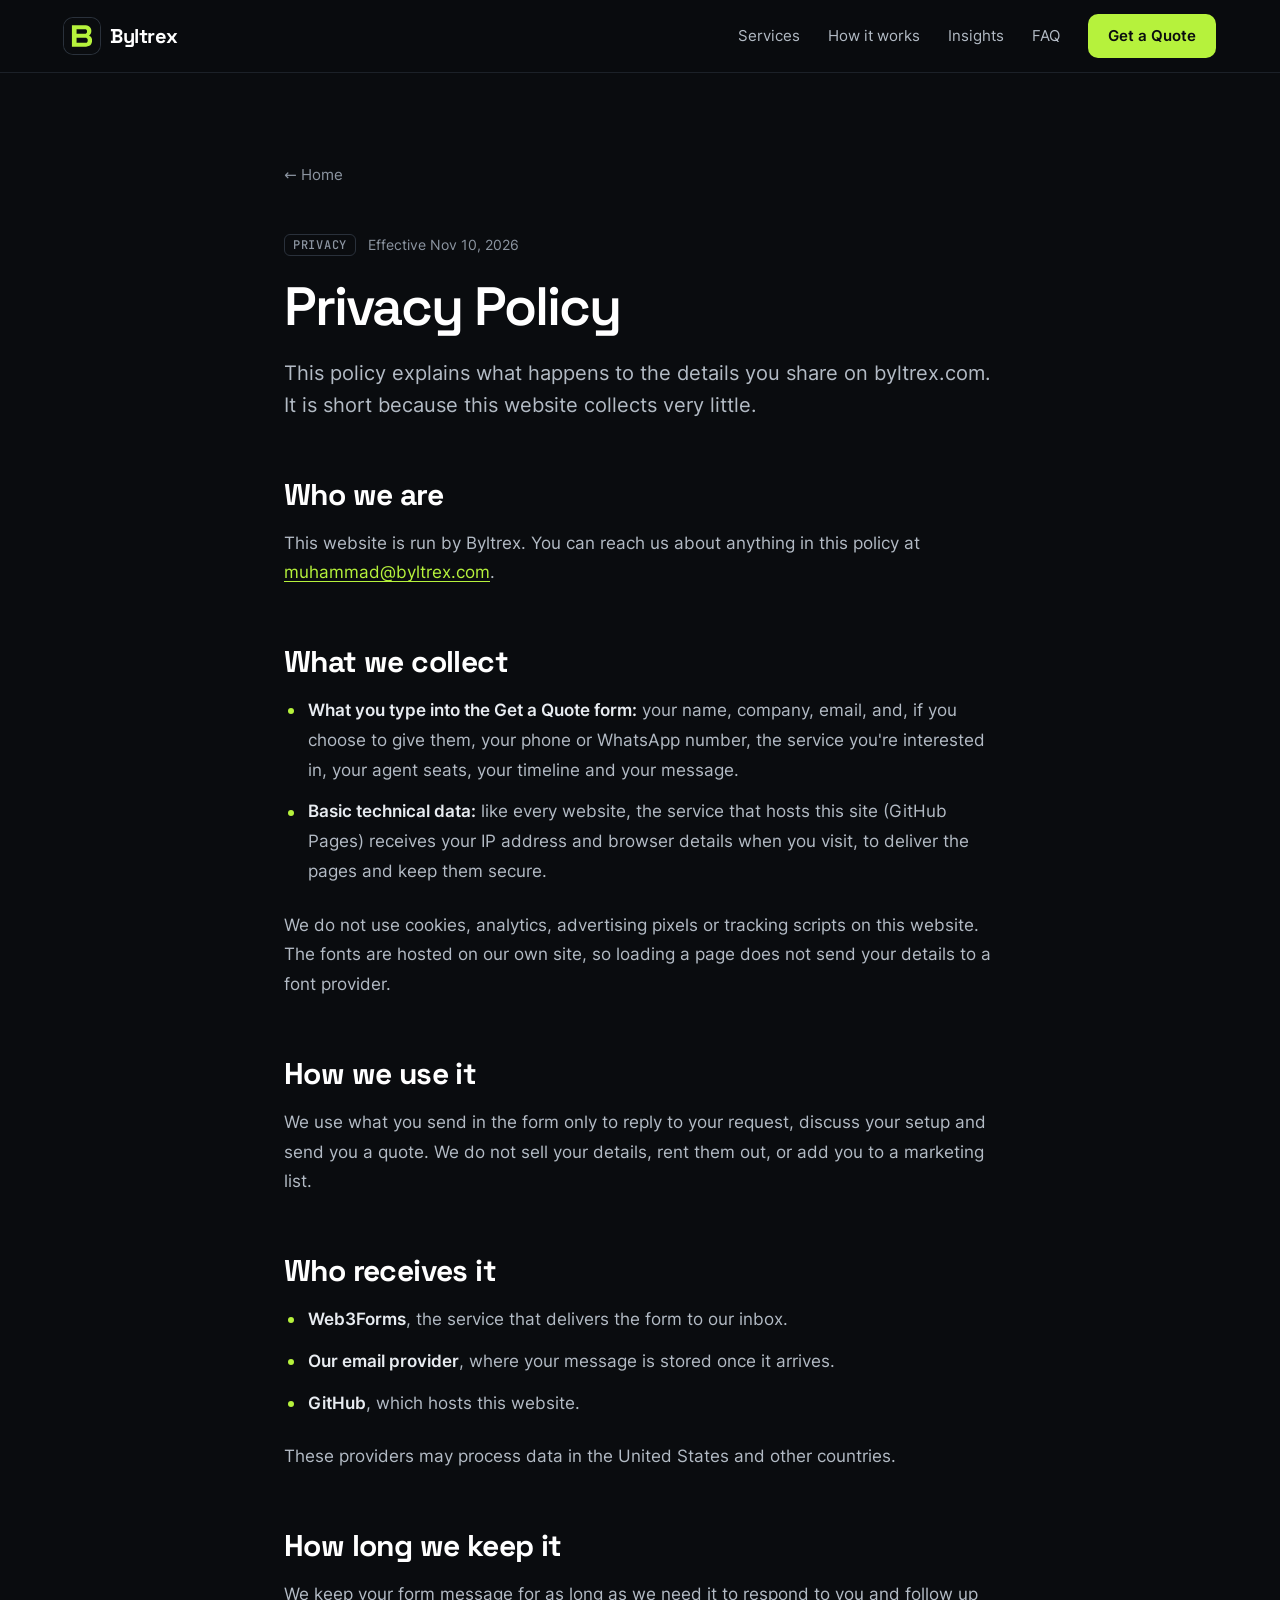
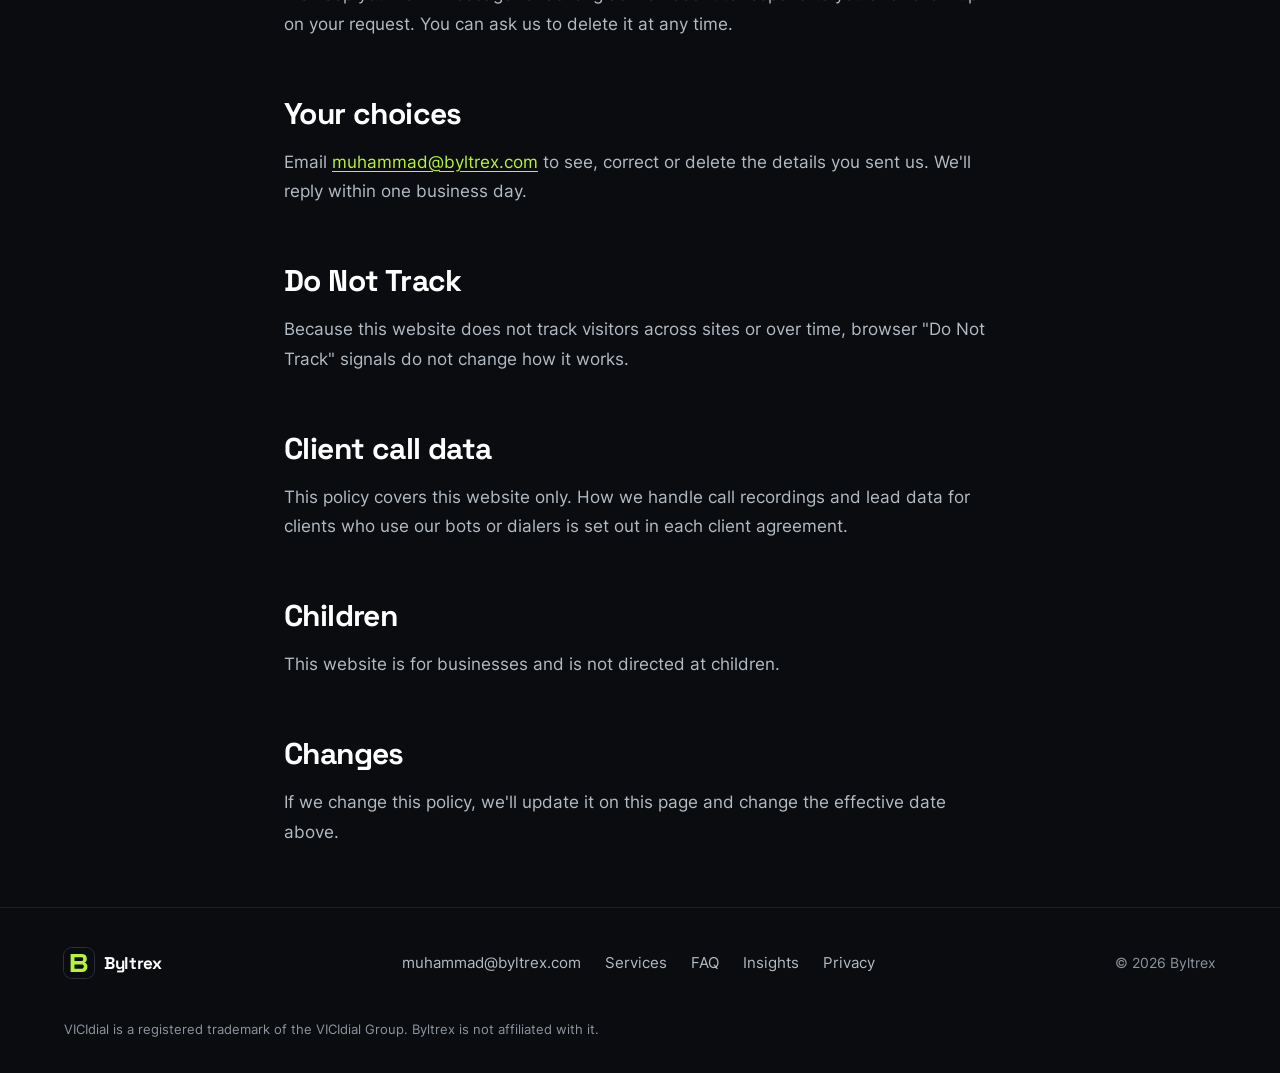
<file: privacy/index.html>
<!DOCTYPE html>
<html lang="en">
<head>
<meta charset="UTF-8">
<meta name="viewport" content="width=device-width, initial-scale=1.0">
<title>Privacy Policy | Byltrex</title>
<meta name="description" content="How Byltrex handles the details you share through byltrex.com.">
<meta name="robots" content="index, follow">
<meta name="theme-color" content="#0A0C0F">
<link rel="canonical" href="https://www.byltrex.com/privacy/">
<link rel="icon" href="/favicon.svg" type="image/svg+xml">
<link rel="icon" href="/favicon-32.png" sizes="32x32" type="image/png">
<link rel="apple-touch-icon" href="/apple-touch-icon.png">
<link rel="preload" href="/fonts/space-grotesk-600.woff2" as="font" type="font/woff2" crossorigin>
<link rel="preload" href="/fonts/inter-400.woff2" as="font" type="font/woff2" crossorigin>
<link rel="stylesheet" href="/assets/site.css?v=1">

<style>
:root{--bg:#0A0C0F;--bg2:#0D1014;--card:#11151A;--line:#1C2128;--line2:#2A313B;--w:#FFFFFF;--t:#E8ECF1;--dim:#B3BBC5;--mute:#8C95A1;--acc:#B6F23C;--acc35:rgba(182,242,60,.35);
--fd:'Space Grotesk',system-ui,sans-serif;--fb:'Inter',system-ui,sans-serif;--fm:'JetBrains Mono',ui-monospace,SFMono-Regular,Menlo,monospace}
*,*::before,*::after{box-sizing:border-box;margin:0;padding:0}
html{scroll-behavior:smooth}
body{background:var(--bg);color:var(--t);font-family:var(--fb);font-size:17px;line-height:1.75;-webkit-font-smoothing:antialiased;overflow-x:hidden}
a{color:inherit;text-decoration:none}
:focus-visible{outline:2px solid var(--acc);outline-offset:3px;border-radius:6px}
h1,h2,h3{font-family:var(--fd);color:var(--w)}
.brand{display:inline-flex;align-items:center;gap:10px;color:var(--w)}
.brand svg{width:36px;height:36px;flex-shrink:0;border-radius:9px;box-shadow:0 0 0 1px var(--line2)}
.brand span{font-family:var(--fd);font-weight:700;font-size:20px;letter-spacing:-.02em}
header{position:sticky;top:0;z-index:50;background:rgba(10,12,15,.85);backdrop-filter:blur(12px);-webkit-backdrop-filter:blur(12px);border-bottom:1px solid var(--line)}
html{scroll-padding-top:88px}
.nav-links{display:flex;align-items:center;gap:28px;font-size:15px}
.nav-links a:not(.btn){color:var(--dim);transition:color .2s}
.nav-links a:not(.btn):hover{color:var(--w)}
@media(max-width:820px){.nav-links a:not(.btn){display:none}header{backdrop-filter:none;-webkit-backdrop-filter:none;background:rgba(10,12,15,.96)}}
article p a{color:var(--acc);text-decoration:underline;text-underline-offset:3px}
.tm{max-width:1200px;margin:0 auto;padding:0 24px 32px;font-size:13px;color:var(--mute)}
.nav{display:flex;align-items:center;justify-content:space-between;gap:24px;padding:14px 24px;max-width:1200px;margin:0 auto}
.btn{display:inline-flex;align-items:center;justify-content:center;min-height:44px;padding:0 20px;border-radius:10px;font-weight:600;font-size:15px;background:var(--acc);color:#0A0C0F;transition:transform .2s,box-shadow .2s}
.btn:hover{transform:translateY(-2px);box-shadow:0 12px 32px rgba(182,242,60,.22)}
.btn-lg{min-height:56px;padding:0 32px;font-size:17px;border-radius:12px}
.chip{display:inline-flex;align-items:center;font-family:var(--fm);font-weight:500;font-size:12px;line-height:1;letter-spacing:.06em;padding:4px 8px;border-radius:6px;border:1px solid var(--line2);color:var(--mute);white-space:nowrap;vertical-align:2px}
.chip.go{background:var(--acc);border-color:var(--acc);color:#0A0C0F}

article{max-width:760px;margin:0 auto;padding:80px 24px 40px}
.back{display:inline-flex;align-items:center;gap:8px;font-size:15px;color:var(--mute);margin-bottom:36px;min-height:44px}
.back:hover{color:var(--w)}
.meta{display:flex;gap:12px;align-items:center;flex-wrap:wrap;font-size:14px;color:var(--mute);margin-bottom:20px}
article h1{font-weight:600;font-size:clamp(36px,5vw,54px);line-height:1.06;letter-spacing:-.035em;margin-bottom:22px;text-wrap:balance}
.intro{font-size:20px;line-height:1.6;color:var(--dim);margin-bottom:48px}
article h2{font-weight:700;font-size:clamp(24px,3vw,30px);line-height:1.2;letter-spacing:-.02em;margin:56px 0 16px;text-wrap:balance}
article p{color:var(--dim);margin-bottom:20px}
article p strong{color:var(--t);font-weight:600}
article ul{margin:0 0 24px 0;padding-left:0;list-style:none}
article li{position:relative;padding-left:24px;color:var(--dim);margin-bottom:12px}
article li::before{content:"";position:absolute;left:4px;top:.72em;width:6px;height:6px;border-radius:50%;background:var(--acc)}
article li strong{color:var(--t);font-weight:600}
figure{margin:36px 0;padding:24px;background:var(--card);border:1px solid var(--line2);border-radius:16px}
figure svg{width:100%;height:auto;display:block}
figcaption{margin-top:14px;font-size:14px;color:var(--mute)}
.callout{margin:36px 0;padding:22px 24px;border:1px solid var(--line2);border-left:none;border-radius:14px;background:var(--card);font-size:16px;color:var(--dim)}
.callout b{color:var(--w)}
.end{max-width:760px;margin:24px auto 0;padding:0 24px 112px}
.end-box{border:1px solid var(--line2);border-radius:20px;background:var(--card);padding:40px;display:flex;flex-direction:column;align-items:flex-start;gap:16px}
.end-box h2{font-weight:700;font-size:clamp(26px,3.4vw,36px);line-height:1.1;letter-spacing:-.03em;text-wrap:balance}
.end-box p{color:var(--dim)}
.note{font-size:14px;color:var(--mute)}
footer{border-top:1px solid var(--line)}
.foot{display:flex;justify-content:space-between;align-items:center;gap:24px;flex-wrap:wrap;padding:40px 24px;max-width:1200px;margin:0 auto}
.foot .brand svg{width:30px;height:30px;border-radius:8px}
.foot .brand span{font-size:17px}
.foot-links{display:flex;gap:24px;flex-wrap:wrap;font-size:15px}
.foot-links a{color:var(--dim)}
.foot-links a:hover{color:var(--w)}
.copy{font-size:14px;color:var(--mute)}
@media(max-width:480px){.brand svg{width:32px;height:32px}.brand span{font-size:18px}article{padding-top:48px}.end-box{padding:28px}}

</style>
</head>
<body>

<svg width="0" height="0" style="position:absolute" aria-hidden="true"><defs><symbol id="bmark" viewBox="0 0 100 100"><rect width="100" height="100" rx="25" fill="#0A0C0F"/><path transform="translate(22.00 20.00) scale(0.09105)" fill="#B6F23C" fill-rule="evenodd" d="M0.0 329.5L0.0 0.0L204.2 0.0C326.7 0.0 414.1 0.4 422.5 1.0C455.6 3.3 481.7 9.8 505.1 21.6C554.3 46.2 583.6 88.5 591.1 146.0C592.9 160.0 592.6 195.0 590.6 208.5C583.1 257.5 563.5 287.6 523.4 311.6C522.4 312.3 521.7 313.0 522.0 313.2C522.3 313.5 526.8 315.8 532.0 318.5C546.1 325.6 559.4 334.7 569.8 344.5C593.3 366.6 606.5 392.8 612.7 429.9C615.2 444.9 615.2 486.6 612.7 503.0C603.5 561.5 575.6 604.2 529.2 630.4C502.5 645.5 466.8 655.5 430.3 658.0C421.1 658.6 336.3 659.0 207.8 659.0L0.0 659.0L0.0 329.5ZM429.6 536.2C459.7 529.7 477.0 510.2 480.9 478.5C483.2 459.4 481.6 435.7 477.0 422.6C471.3 406.1 458.8 393.6 441.4 387.0C428.1 382.0 428.5 382.0 280.2 382.0L142.0 382.0L142.0 459.8C142.0 502.6 142.3 537.9 142.6 538.3C142.9 538.6 205.6 538.7 281.8 538.5C414.7 538.1 420.9 538.0 429.6 536.2ZM419.5 257.7C436.2 252.7 447.4 243.6 453.9 229.9C459.9 217.3 461.3 208.6 460.7 186.7C460.3 167.1 459.2 161.0 454.2 151.0C450.4 143.1 440.8 134.0 431.8 129.6C417.6 122.7 423.8 123.0 275.5 123.0L142.0 123.0L142.0 191.5L142.0 260.0L277.8 259.8C404.6 259.5 413.9 259.4 419.5 257.7Z"/></symbol>
    <symbol id="bonly" viewBox="0 0 100 100"><path transform="translate(22.00 20.00) scale(0.09105)" fill="#B6F23C" fill-rule="evenodd" d="M0.0 329.5L0.0 0.0L204.2 0.0C326.7 0.0 414.1 0.4 422.5 1.0C455.6 3.3 481.7 9.8 505.1 21.6C554.3 46.2 583.6 88.5 591.1 146.0C592.9 160.0 592.6 195.0 590.6 208.5C583.1 257.5 563.5 287.6 523.4 311.6C522.4 312.3 521.7 313.0 522.0 313.2C522.3 313.5 526.8 315.8 532.0 318.5C546.1 325.6 559.4 334.7 569.8 344.5C593.3 366.6 606.5 392.8 612.7 429.9C615.2 444.9 615.2 486.6 612.7 503.0C603.5 561.5 575.6 604.2 529.2 630.4C502.5 645.5 466.8 655.5 430.3 658.0C421.1 658.6 336.3 659.0 207.8 659.0L0.0 659.0L0.0 329.5ZM429.6 536.2C459.7 529.7 477.0 510.2 480.9 478.5C483.2 459.4 481.6 435.7 477.0 422.6C471.3 406.1 458.8 393.6 441.4 387.0C428.1 382.0 428.5 382.0 280.2 382.0L142.0 382.0L142.0 459.8C142.0 502.6 142.3 537.9 142.6 538.3C142.9 538.6 205.6 538.7 281.8 538.5C414.7 538.1 420.9 538.0 429.6 536.2ZM419.5 257.7C436.2 252.7 447.4 243.6 453.9 229.9C459.9 217.3 461.3 208.6 460.7 186.7C460.3 167.1 459.2 161.0 454.2 151.0C450.4 143.1 440.8 134.0 431.8 129.6C417.6 122.7 423.8 123.0 275.5 123.0L142.0 123.0L142.0 191.5L142.0 260.0L277.8 259.8C404.6 259.5 413.9 259.4 419.5 257.7Z"/></symbol>
  </defs></svg>

<header>
  <div class="nav">
    <a href="/" class="brand" aria-label="Byltrex home"><svg aria-hidden="true"><use href="#bmark"/></svg><span>Byltrex</span></a>
    <nav class="nav-links" aria-label="Main">
      <a href="/#services">Services</a>
      <a href="/#how">How it works</a>
      <a href="/#insights">Insights</a>
      <a href="/#faq">FAQ</a>
      <a href="/#get-started" class="btn">Get a Quote</a>
    </nav>
  </div>
</header>

<main>
<article>
  <a href="/" class="back">← Home</a>
  <div class="meta"><span class="chip">PRIVACY</span><span>Effective <time datetime="2026-11-10">Nov 10, 2026</time></span></div>
  <h1>Privacy Policy</h1>
  <p class="intro">This policy explains what happens to the details you share on byltrex.com. It is short because this website collects very little.</p>

  <h2>Who we are</h2>
  <p>This website is run by Byltrex. You can reach us about anything in this policy at <a href="mailto:muhammad@byltrex.com">muhammad@byltrex.com</a>.</p>

  <h2>What we collect</h2>
  <ul>
    <li><strong>What you type into the Get a Quote form:</strong> your name, company, email, and, if you choose to give them, your phone or WhatsApp number, the service you're interested in, your agent seats, your timeline and your message.</li>
    <li><strong>Basic technical data:</strong> like every website, the service that hosts this site (GitHub Pages) receives your IP address and browser details when you visit, to deliver the pages and keep them secure.</li>
  </ul>
  <p>We do not use cookies, analytics, advertising pixels or tracking scripts on this website. The fonts are hosted on our own site, so loading a page does not send your details to a font provider.</p>

  <h2>How we use it</h2>
  <p>We use what you send in the form only to reply to your request, discuss your setup and send you a quote. We do not sell your details, rent them out, or add you to a marketing list.</p>

  <h2>Who receives it</h2>
  <ul>
    <li><strong>Web3Forms</strong>, the service that delivers the form to our inbox.</li>
    <li><strong>Our email provider</strong>, where your message is stored once it arrives.</li>
    <li><strong>GitHub</strong>, which hosts this website.</li>
  </ul>
  <p>These providers may process data in the United States and other countries.</p>

  <h2>How long we keep it</h2>
  <p>We keep your form message for as long as we need it to respond to you and follow up on your request. You can ask us to delete it at any time.</p>

  <h2>Your choices</h2>
  <p>Email <a href="mailto:muhammad@byltrex.com">muhammad@byltrex.com</a> to see, correct or delete the details you sent us. We'll reply within one business day.</p>

  <h2>Do Not Track</h2>
  <p>Because this website does not track visitors across sites or over time, browser "Do Not Track" signals do not change how it works.</p>

  <h2>Client call data</h2>
  <p>This policy covers this website only. How we handle call recordings and lead data for clients who use our bots or dialers is set out in each client agreement.</p>

  <h2>Children</h2>
  <p>This website is for businesses and is not directed at children.</p>

  <h2>Changes</h2>
  <p>If we change this policy, we'll update it on this page and change the effective date above.</p>
</article>
</main>

<footer>
  <div class="foot">
    <a href="/" class="brand" aria-label="Byltrex home"><svg aria-hidden="true"><use href="#bmark"/></svg><span>Byltrex</span></a>
    <nav class="foot-links" aria-label="Footer">
      <a href="mailto:muhammad@byltrex.com">muhammad@byltrex.com</a>
      <a href="/#services">Services</a>
      <a href="/#faq">FAQ</a>
      <a href="/#insights">Insights</a>
      <a href="/privacy/">Privacy</a>
    </nav>
    <span class="copy">© <span id="yr">2026</span> Byltrex</span>
  </div>
  <p class="tm">VICIdial is a registered trademark of the VICIdial Group. Byltrex is not affiliated with it.</p>
</footer>
<script>document.getElementById('yr').textContent=new Date().getFullYear();</script>
</body>
</html>
</file>
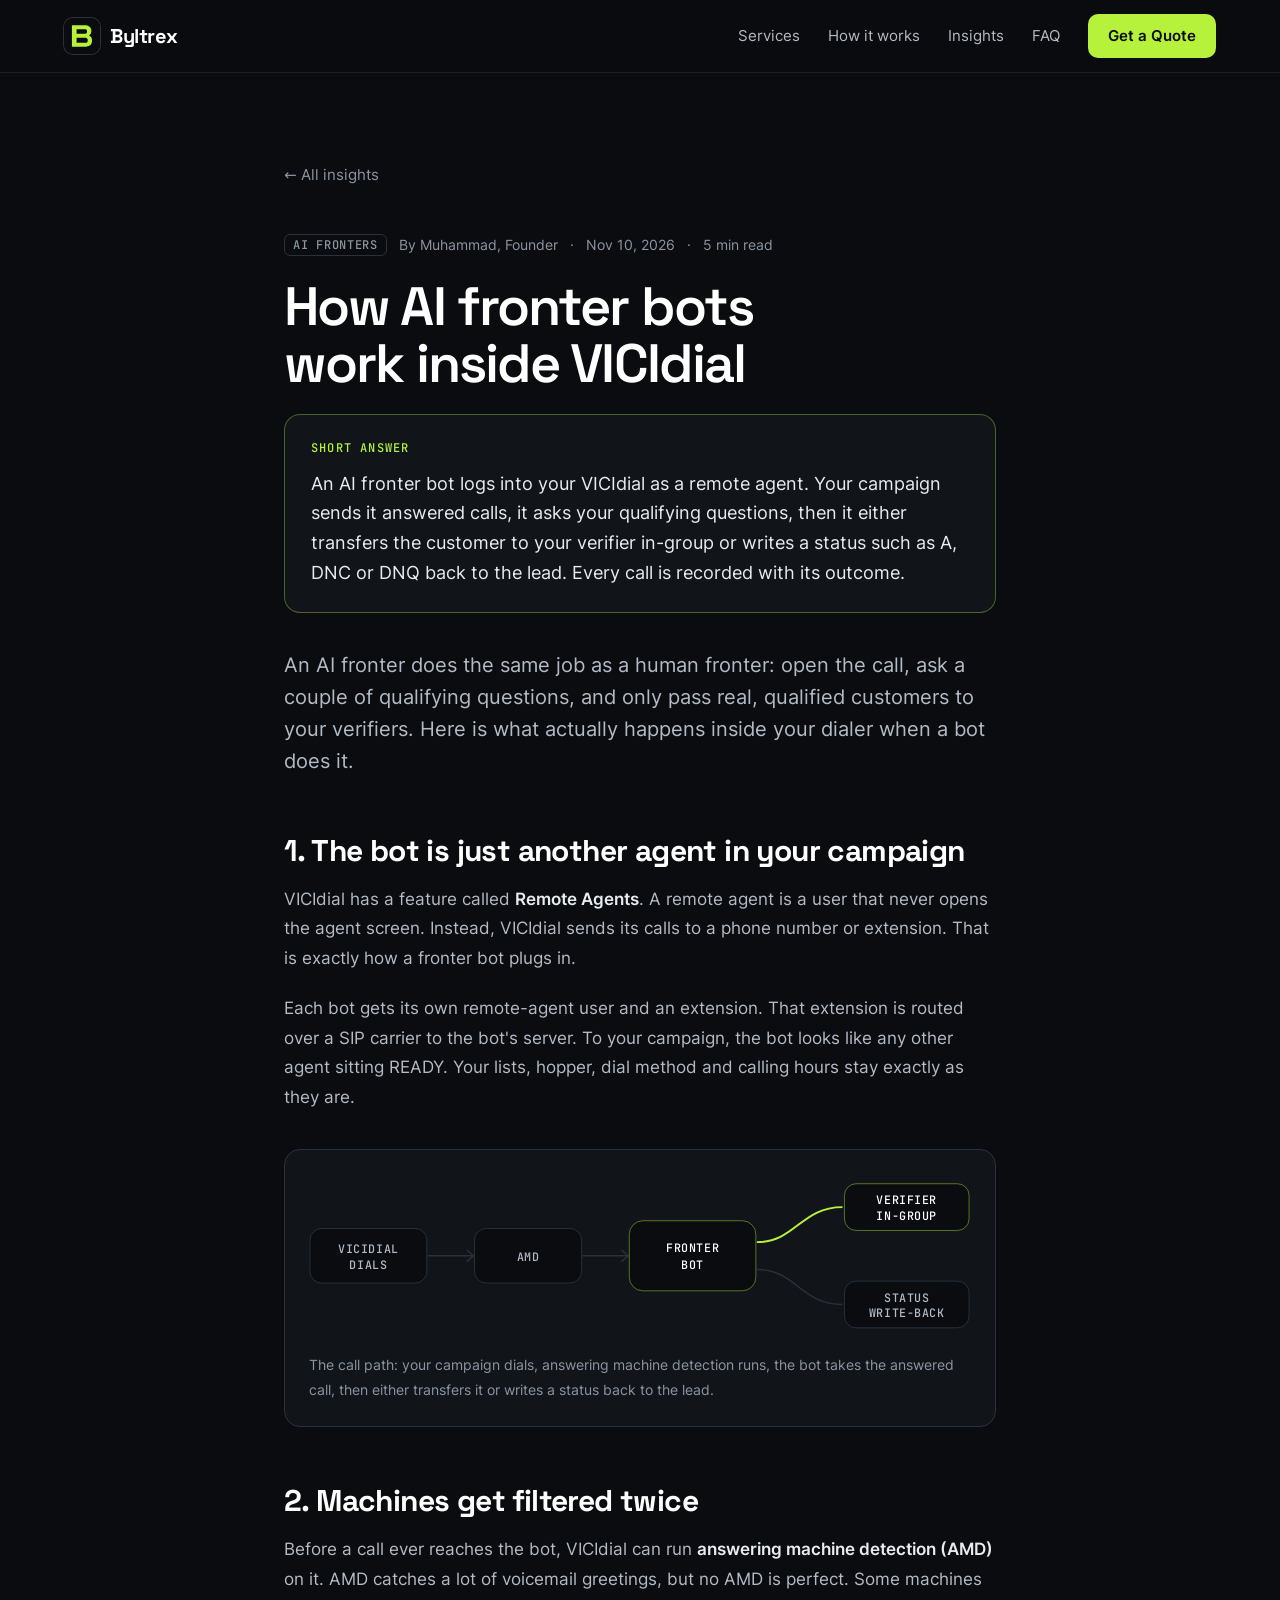
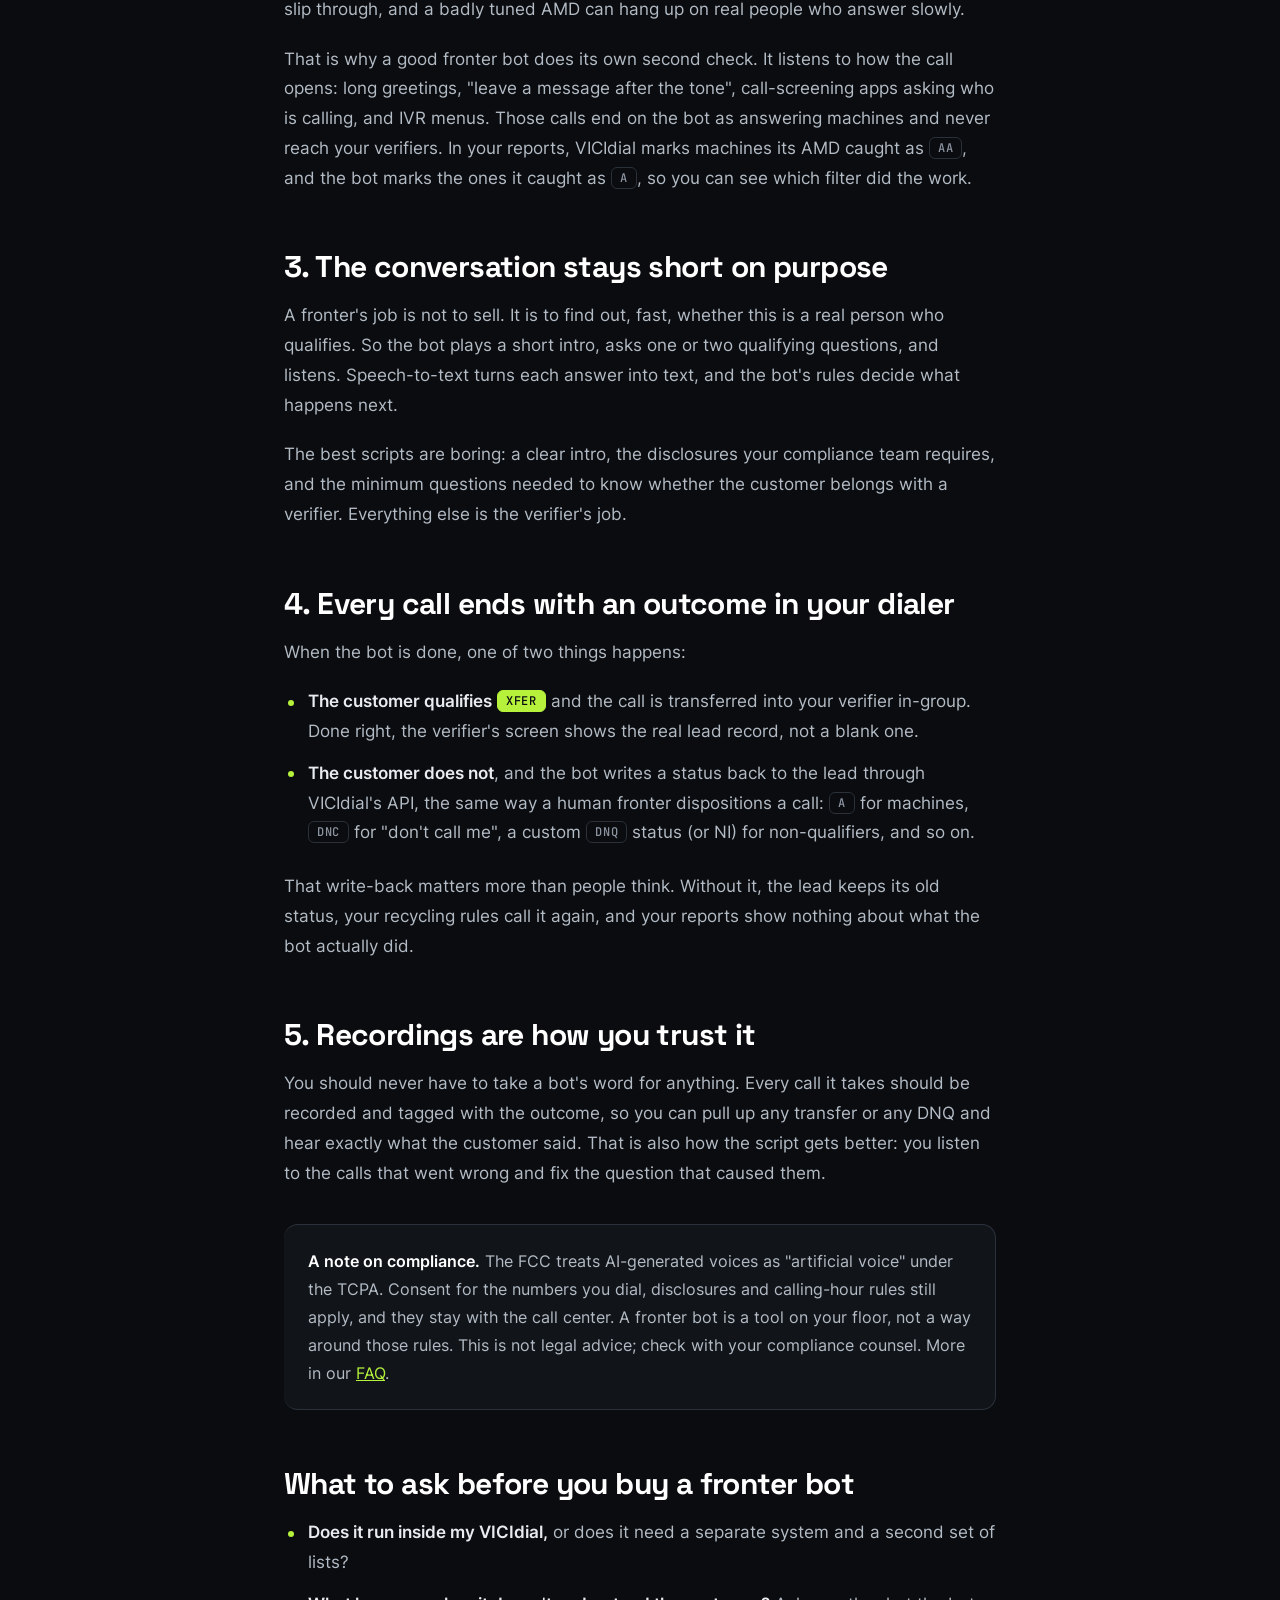
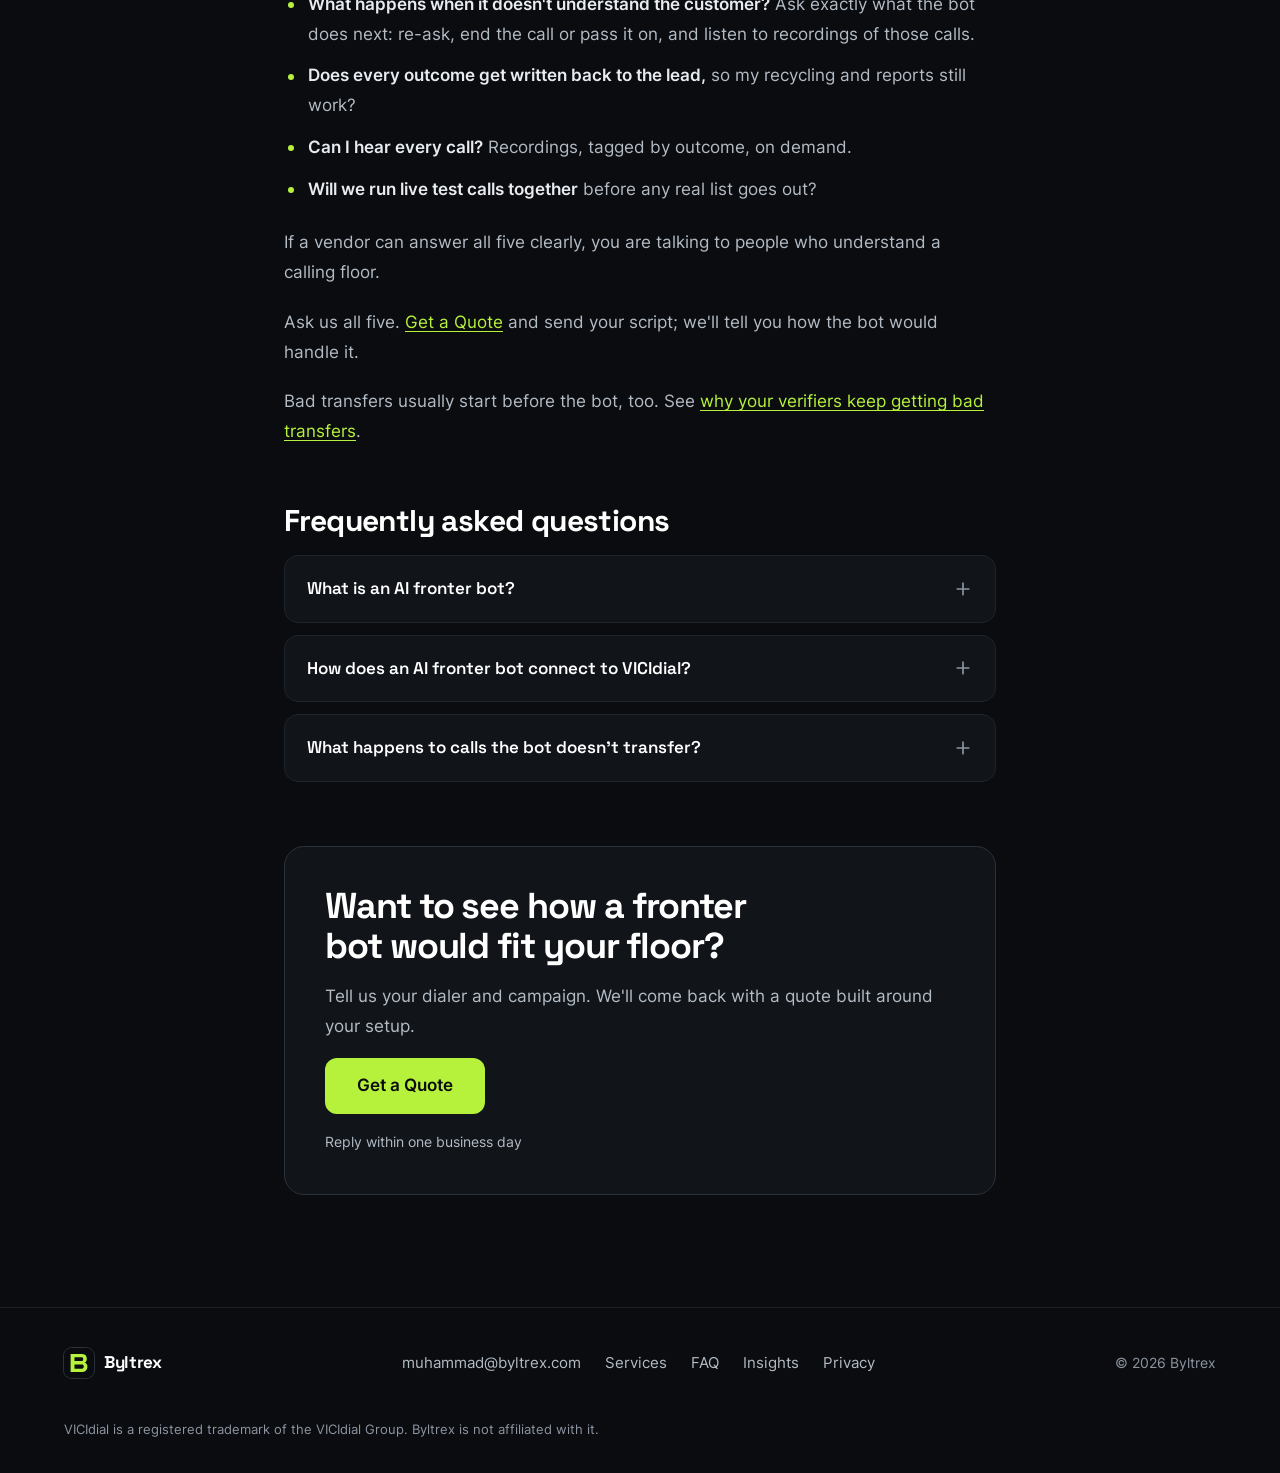
<file: blog/how-ai-fronter-bots-work-inside-vicidial/index.html>
<!DOCTYPE html>
<html lang="en">
<head>
<meta charset="UTF-8">
<meta name="viewport" content="width=device-width, initial-scale=1.0">
<title>How AI Fronter Bots Work Inside VICIdial | Byltrex</title>
<meta name="description" content="How an AI fronter bot plugs into VICIdial as a remote agent: the call flow, answering machine detection, qualifying questions, transfers to your verifier in-group and status write-back.">
<meta name="author" content="Muhammad, Byltrex">
<meta name="robots" content="index, follow">
<meta name="theme-color" content="#0A0C0F">
<link rel="canonical" href="https://www.byltrex.com/blog/how-ai-fronter-bots-work-inside-vicidial/">

<link rel="icon" href="/favicon.svg" type="image/svg+xml">
<link rel="icon" href="/favicon-32.png" sizes="32x32" type="image/png">
<link rel="apple-touch-icon" href="/apple-touch-icon.png">

<meta property="og:title" content="How AI fronter bots work inside VICIdial">
<meta property="og:description" content="Remote agents, the call flow, answering machine detection, transfers and status write-back, explained without the jargon.">
<meta property="og:url" content="https://www.byltrex.com/blog/how-ai-fronter-bots-work-inside-vicidial/">
<meta property="og:site_name" content="Byltrex">
<meta property="og:type" content="article">
<meta property="og:image" content="https://www.byltrex.com/og-image.png">
<meta property="og:image:width" content="1200">
<meta property="og:image:height" content="630">
<meta property="og:image:alt" content="Byltrex: AI fronter bots for VICIdial call centers">
<meta property="article:published_time" content="2026-11-10">
<meta name="twitter:card" content="summary_large_image">
<meta name="twitter:title" content="How AI fronter bots work inside VICIdial">
<meta name="twitter:description" content="Remote agents, the call flow, answering machine detection, transfers and status write-back, explained without the jargon.">
<meta name="twitter:image" content="https://www.byltrex.com/og-image.png">

<script type="application/ld+json">
{"@context": "https://schema.org", "@graph": [{"@type": "Article", "@id": "https://www.byltrex.com/blog/how-ai-fronter-bots-work-inside-vicidial/#article", "headline": "How AI fronter bots work inside VICIdial", "description": "How an AI fronter bot plugs into VICIdial as a remote agent: the call flow, answering machine detection, qualifying questions, transfers to your verifier in-group and status write-back.", "author": {"@id": "https://www.byltrex.com/#founder"}, "publisher": {"@id": "https://www.byltrex.com/#org"}, "image": "https://www.byltrex.com/og-image.png", "datePublished": "2026-11-10", "dateModified": "2026-11-11", "mainEntityOfPage": "https://www.byltrex.com/blog/how-ai-fronter-bots-work-inside-vicidial/", "about": ["AI fronter bots", "VICIdial", "Remote agents", "Answering machine detection"]}, {"@type": "Person", "@id": "https://www.byltrex.com/#founder", "name": "Muhammad", "jobTitle": "Founder", "worksFor": {"@id": "https://www.byltrex.com/#org"}, "description": "Founder of Byltrex; five years on call-center floors."}, {"@type": "Organization", "@id": "https://www.byltrex.com/#org", "name": "Byltrex", "url": "https://www.byltrex.com/", "logo": "https://www.byltrex.com/apple-touch-icon.png", "email": "muhammad@byltrex.com"}, {"@type": "FAQPage", "@id": "https://www.byltrex.com/blog/how-ai-fronter-bots-work-inside-vicidial/#faq", "mainEntity": [{"@type": "Question", "name": "What is an AI fronter bot?", "acceptedAnswer": {"@type": "Answer", "text": "An AI fronter bot is software that does a call center fronter's job: it opens the call, asks a few qualifying questions and transfers only live, qualified customers to a verifier. In VICIdial it logs in as a remote agent, so it works inside the campaigns you already run."}}, {"@type": "Question", "name": "How does an AI fronter bot connect to VICIdial?", "acceptedAnswer": {"@type": "Answer", "text": "Each bot is a VICIdial remote agent with its own user and extension. The extension is routed over a SIP carrier to the bot's server, so your campaign sends answered calls to the bot like any other agent and gets the result written back to the lead."}}, {"@type": "Question", "name": "What happens to calls the bot doesn't transfer?", "acceptedAnswer": {"@type": "Answer", "text": "The bot writes a status back to the lead through VICIdial's API, for example A for answering machines, DNC for do-not-call requests or a custom DNQ status for non-qualifiers, so your recycling rules and reports stay accurate."}}]}]}
</script>

<link rel="preload" href="/fonts/space-grotesk-600.woff2" as="font" type="font/woff2" crossorigin>
<link rel="preload" href="/fonts/inter-400.woff2" as="font" type="font/woff2" crossorigin>
<link rel="stylesheet" href="/assets/site.css?v=1">

<style>
:root{--bg:#0A0C0F;--bg2:#0D1014;--card:#11151A;--line:#1C2128;--line2:#2A313B;--w:#FFFFFF;--t:#E8ECF1;--dim:#B3BBC5;--mute:#8C95A1;--acc:#B6F23C;--acc35:rgba(182,242,60,.35);
--fd:'Space Grotesk',system-ui,sans-serif;--fb:'Inter',system-ui,sans-serif;--fm:'JetBrains Mono',ui-monospace,SFMono-Regular,Menlo,monospace}
*,*::before,*::after{box-sizing:border-box;margin:0;padding:0}
html{scroll-behavior:smooth}
body{background:var(--bg);color:var(--t);font-family:var(--fb);font-size:17px;line-height:1.75;-webkit-font-smoothing:antialiased;overflow-x:hidden}
a{color:inherit;text-decoration:none}
:focus-visible{outline:2px solid var(--acc);outline-offset:3px;border-radius:6px}
h1,h2,h3{font-family:var(--fd);color:var(--w)}
.brand{display:inline-flex;align-items:center;gap:10px;color:var(--w)}
.brand svg{width:36px;height:36px;flex-shrink:0;border-radius:9px;box-shadow:0 0 0 1px var(--line2)}
.brand span{font-family:var(--fd);font-weight:700;font-size:20px;letter-spacing:-.02em}
header{position:sticky;top:0;z-index:50;background:rgba(10,12,15,.85);backdrop-filter:blur(12px);-webkit-backdrop-filter:blur(12px);border-bottom:1px solid var(--line)}
html{scroll-padding-top:88px}
.nav-links{display:flex;align-items:center;gap:28px;font-size:15px}
.nav-links a:not(.btn){color:var(--dim);transition:color .2s}
.nav-links a:not(.btn):hover{color:var(--w)}
@media(max-width:820px){.nav-links a:not(.btn){display:none}header{backdrop-filter:none;-webkit-backdrop-filter:none;background:rgba(10,12,15,.96)}}
article p a{color:var(--acc);text-decoration:underline;text-underline-offset:3px}
.tm{max-width:1200px;margin:0 auto;padding:0 24px 32px;font-size:13px;color:var(--mute)}
.nav{display:flex;align-items:center;justify-content:space-between;gap:24px;padding:14px 24px;max-width:1200px;margin:0 auto}
.btn{display:inline-flex;align-items:center;justify-content:center;min-height:44px;padding:0 20px;border-radius:10px;font-weight:600;font-size:15px;background:var(--acc);color:#0A0C0F;transition:transform .2s,box-shadow .2s}
.btn:hover{transform:translateY(-2px);box-shadow:0 12px 32px rgba(182,242,60,.22)}
.btn-lg{min-height:56px;padding:0 32px;font-size:17px;border-radius:12px}
.chip{display:inline-flex;align-items:center;font-family:var(--fm);font-weight:500;font-size:12px;line-height:1;letter-spacing:.06em;padding:4px 8px;border-radius:6px;border:1px solid var(--line2);color:var(--mute);white-space:nowrap;vertical-align:2px}
.chip.go{background:var(--acc);border-color:var(--acc);color:#0A0C0F}

article{max-width:760px;margin:0 auto;padding:80px 24px 40px}
.back{display:inline-flex;align-items:center;gap:8px;font-size:15px;color:var(--mute);margin-bottom:36px;min-height:44px}
.back:hover{color:var(--w)}
.meta{display:flex;gap:12px;align-items:center;flex-wrap:wrap;font-size:14px;color:var(--mute);margin-bottom:20px}
article h1{font-weight:600;font-size:clamp(36px,5vw,54px);line-height:1.06;letter-spacing:-.035em;margin-bottom:22px;text-wrap:balance}
.intro{font-size:20px;line-height:1.6;color:var(--dim);margin-bottom:48px}
article h2{font-weight:700;font-size:clamp(24px,3vw,30px);line-height:1.2;letter-spacing:-.02em;margin:56px 0 16px;text-wrap:balance}
article p{color:var(--dim);margin-bottom:20px}
article p strong{color:var(--t);font-weight:600}
article ul{margin:0 0 24px 0;padding-left:0;list-style:none}
article li{position:relative;padding-left:24px;color:var(--dim);margin-bottom:12px}
article li::before{content:"";position:absolute;left:4px;top:.72em;width:6px;height:6px;border-radius:50%;background:var(--acc)}
article li strong{color:var(--t);font-weight:600}
figure{margin:36px 0;padding:24px;background:var(--card);border:1px solid var(--line2);border-radius:16px}
figure svg{width:100%;height:auto;display:block}
figcaption{margin-top:14px;font-size:14px;color:var(--mute)}
.callout{margin:36px 0;padding:22px 24px;border:1px solid var(--line2);border-left:none;border-radius:14px;background:var(--card);font-size:16px;color:var(--dim)}
.callout b{color:var(--w)}
.end{max-width:760px;margin:24px auto 0;padding:0 24px 112px}
.end-box{border:1px solid var(--line2);border-radius:20px;background:var(--card);padding:40px;display:flex;flex-direction:column;align-items:flex-start;gap:16px}
.end-box h2{font-weight:700;font-size:clamp(26px,3.4vw,36px);line-height:1.1;letter-spacing:-.03em;text-wrap:balance}
.end-box p{color:var(--dim)}
.note{font-size:14px;color:var(--mute)}
footer{border-top:1px solid var(--line)}
.foot{display:flex;justify-content:space-between;align-items:center;gap:24px;flex-wrap:wrap;padding:40px 24px;max-width:1200px;margin:0 auto}
.foot .brand svg{width:30px;height:30px;border-radius:8px}
.foot .brand span{font-size:17px}
.foot-links{display:flex;gap:24px;flex-wrap:wrap;font-size:15px}
.foot-links a{color:var(--dim)}
.foot-links a:hover{color:var(--w)}
.copy{font-size:14px;color:var(--mute)}
@media(max-width:480px){.brand svg{width:32px;height:32px}.brand span{font-size:18px}article{padding-top:48px}.end-box{padding:28px}}
.answer{margin:0 0 36px;padding:24px 26px;background:var(--card);border:1px solid rgba(182,242,60,.35);border-radius:16px}
.answer p{margin:0;color:var(--t);font-size:18px;line-height:1.65}
.answer .answer-l{font-family:var(--fm);font-size:12px;letter-spacing:.1em;text-transform:uppercase;color:var(--acc);margin-bottom:10px}
.faq{display:flex;flex-direction:column;gap:12px;margin-top:8px}
.faq details{background:var(--card);border:1px solid #1F252D;border-radius:14px}
.faq summary{list-style:none;cursor:pointer;display:flex;justify-content:space-between;align-items:center;gap:20px;padding:18px 22px;min-height:44px;font-family:var(--fd);font-weight:600;font-size:17px;color:var(--w)}
.faq summary::-webkit-details-marker{display:none}
.faq summary svg{flex-shrink:0;transition:transform .2s;stroke:var(--mute)}
.faq details[open] summary svg{transform:rotate(45deg);stroke:var(--acc)}
.faq .a{padding:0 22px 20px;color:var(--dim);margin:0}
</style>
</head>
<body>

<svg width="0" height="0" style="position:absolute" aria-hidden="true"><defs><symbol id="bmark" viewBox="0 0 100 100"><rect width="100" height="100" rx="25" fill="#0A0C0F"/><path transform="translate(22.00 20.00) scale(0.09105)" fill="#B6F23C" fill-rule="evenodd" d="M0.0 329.5L0.0 0.0L204.2 0.0C326.7 0.0 414.1 0.4 422.5 1.0C455.6 3.3 481.7 9.8 505.1 21.6C554.3 46.2 583.6 88.5 591.1 146.0C592.9 160.0 592.6 195.0 590.6 208.5C583.1 257.5 563.5 287.6 523.4 311.6C522.4 312.3 521.7 313.0 522.0 313.2C522.3 313.5 526.8 315.8 532.0 318.5C546.1 325.6 559.4 334.7 569.8 344.5C593.3 366.6 606.5 392.8 612.7 429.9C615.2 444.9 615.2 486.6 612.7 503.0C603.5 561.5 575.6 604.2 529.2 630.4C502.5 645.5 466.8 655.5 430.3 658.0C421.1 658.6 336.3 659.0 207.8 659.0L0.0 659.0L0.0 329.5ZM429.6 536.2C459.7 529.7 477.0 510.2 480.9 478.5C483.2 459.4 481.6 435.7 477.0 422.6C471.3 406.1 458.8 393.6 441.4 387.0C428.1 382.0 428.5 382.0 280.2 382.0L142.0 382.0L142.0 459.8C142.0 502.6 142.3 537.9 142.6 538.3C142.9 538.6 205.6 538.7 281.8 538.5C414.7 538.1 420.9 538.0 429.6 536.2ZM419.5 257.7C436.2 252.7 447.4 243.6 453.9 229.9C459.9 217.3 461.3 208.6 460.7 186.7C460.3 167.1 459.2 161.0 454.2 151.0C450.4 143.1 440.8 134.0 431.8 129.6C417.6 122.7 423.8 123.0 275.5 123.0L142.0 123.0L142.0 191.5L142.0 260.0L277.8 259.8C404.6 259.5 413.9 259.4 419.5 257.7Z"/></symbol>
    <symbol id="bonly" viewBox="0 0 100 100"><path transform="translate(22.00 20.00) scale(0.09105)" fill="#B6F23C" fill-rule="evenodd" d="M0.0 329.5L0.0 0.0L204.2 0.0C326.7 0.0 414.1 0.4 422.5 1.0C455.6 3.3 481.7 9.8 505.1 21.6C554.3 46.2 583.6 88.5 591.1 146.0C592.9 160.0 592.6 195.0 590.6 208.5C583.1 257.5 563.5 287.6 523.4 311.6C522.4 312.3 521.7 313.0 522.0 313.2C522.3 313.5 526.8 315.8 532.0 318.5C546.1 325.6 559.4 334.7 569.8 344.5C593.3 366.6 606.5 392.8 612.7 429.9C615.2 444.9 615.2 486.6 612.7 503.0C603.5 561.5 575.6 604.2 529.2 630.4C502.5 645.5 466.8 655.5 430.3 658.0C421.1 658.6 336.3 659.0 207.8 659.0L0.0 659.0L0.0 329.5ZM429.6 536.2C459.7 529.7 477.0 510.2 480.9 478.5C483.2 459.4 481.6 435.7 477.0 422.6C471.3 406.1 458.8 393.6 441.4 387.0C428.1 382.0 428.5 382.0 280.2 382.0L142.0 382.0L142.0 459.8C142.0 502.6 142.3 537.9 142.6 538.3C142.9 538.6 205.6 538.7 281.8 538.5C414.7 538.1 420.9 538.0 429.6 536.2ZM419.5 257.7C436.2 252.7 447.4 243.6 453.9 229.9C459.9 217.3 461.3 208.6 460.7 186.7C460.3 167.1 459.2 161.0 454.2 151.0C450.4 143.1 440.8 134.0 431.8 129.6C417.6 122.7 423.8 123.0 275.5 123.0L142.0 123.0L142.0 191.5L142.0 260.0L277.8 259.8C404.6 259.5 413.9 259.4 419.5 257.7Z"/></symbol>
  </defs></svg>

<header>
  <div class="nav">
    <a href="/" class="brand" aria-label="Byltrex home"><svg aria-hidden="true"><use href="#bmark"/></svg><span>Byltrex</span></a>
    <nav class="nav-links" aria-label="Main">
      <a href="/#services">Services</a>
      <a href="/#how">How it works</a>
      <a href="/#insights">Insights</a>
      <a href="/#faq">FAQ</a>
      <a href="/#get-started" class="btn">Get a Quote</a>
    </nav>
  </div>
</header>

<main>
<article>
  <a href="/#insights" class="back">← All insights</a>
  <div class="meta"><span class="chip">AI FRONTERS</span><span>By Muhammad, Founder</span><span>·</span><time datetime="2026-11-10">Nov 10, 2026</time><span>·</span><span>5 min read</span></div>
  <h1>How AI fronter bots work inside VICIdial</h1>
  <div class="answer">
    <p class="answer-l">Short answer</p>
    <p>An AI fronter bot logs into your VICIdial as a remote agent. Your campaign sends it answered calls, it asks your qualifying questions, then it either transfers the customer to your verifier in-group or writes a status such as A, DNC or DNQ back to the lead. Every call is recorded with its outcome.</p>
  </div>

  <p class="intro">An AI fronter does the same job as a human fronter: open the call, ask a couple of qualifying questions, and only pass real, qualified customers to your verifiers. Here is what actually happens inside your dialer when a bot does it.</p>

  <h2>1. The bot is just another agent in your campaign</h2>
  <p>VICIdial has a feature called <strong>Remote Agents</strong>. A remote agent is a user that never opens the agent screen. Instead, VICIdial sends its calls to a phone number or extension. That is exactly how a fronter bot plugs in.</p>
  <p>Each bot gets its own remote-agent user and an extension. That extension is routed over a SIP carrier to the bot's server. To your campaign, the bot looks like any other agent sitting READY. Your lists, hopper, dial method and calling hours stay exactly as they are.</p>

  <figure>
    <svg viewBox="0 0 680 170" role="img" aria-label="Diagram: VICIdial campaign dials, answering machine detection, remote agent bot, then either transfer to verifier in-group or a disposition written back">
      <g font-family="JetBrains Mono, monospace" font-size="12" letter-spacing=".6">
        <rect x="1" y="56" width="120" height="56" rx="12" fill="#0A0C0F" stroke="#2A313B"/>
        <text x="61" y="81" text-anchor="middle" fill="#B3BBC5">VICIDIAL</text><text x="61" y="98" text-anchor="middle" fill="#B3BBC5">DIALS</text>
        <path d="M122 84H168" stroke="#2A313B" stroke-width="1.5"/><path d="M162 78l7 6-7 6" fill="none" stroke="#2A313B" stroke-width="1.5"/>
        <rect x="170" y="56" width="110" height="56" rx="12" fill="#0A0C0F" stroke="#2A313B"/>
        <text x="225" y="89" text-anchor="middle" fill="#B3BBC5">AMD</text>
        <path d="M281 84H327" stroke="#2A313B" stroke-width="1.5"/><path d="M321 78l7 6-7 6" fill="none" stroke="#2A313B" stroke-width="1.5"/>
        <rect x="329" y="48" width="130" height="72" rx="14" fill="#0A0C0F" stroke="rgba(182,242,60,.45)"/>
        <text x="394" y="80" text-anchor="middle" fill="#FFFFFF">FRONTER</text><text x="394" y="98" text-anchor="middle" fill="#FFFFFF">BOT</text>
        <path d="M460 70C500 70 505 34 548 34" fill="none" stroke="#B6F23C" stroke-width="2"/>
        <rect x="550" y="10" width="128" height="48" rx="12" fill="#0A0C0F" stroke="rgba(182,242,60,.45)"/>
        <text x="614" y="31" text-anchor="middle" fill="#FFFFFF">VERIFIER</text><text x="614" y="47" text-anchor="middle" fill="#FFFFFF">IN-GROUP</text>
        <path d="M460 98C500 98 505 134 548 134" fill="none" stroke="#2A313B" stroke-width="1.5"/>
        <rect x="550" y="110" width="128" height="48" rx="12" fill="#0A0C0F" stroke="#2A313B"/>
        <text x="614" y="131" text-anchor="middle" fill="#B3BBC5">STATUS</text><text x="614" y="147" text-anchor="middle" fill="#B3BBC5">WRITE-BACK</text>
      </g>
    </svg>
    <figcaption>The call path: your campaign dials, answering machine detection runs, the bot takes the answered call, then either transfers it or writes a status back to the lead.</figcaption>
  </figure>

  <h2>2. Machines get filtered twice</h2>
  <p>Before a call ever reaches the bot, VICIdial can run <strong>answering machine detection (AMD)</strong> on it. AMD catches a lot of voicemail greetings, but no AMD is perfect. Some machines slip through, and a badly tuned AMD can hang up on real people who answer slowly.</p>
  <p>That is why a good fronter bot does its own second check. It listens to how the call opens: long greetings, "leave a message after the tone", call-screening apps asking who is calling, and IVR menus. Those calls end on the bot as answering machines and never reach your verifiers. In your reports, VICIdial marks machines its AMD caught as <span class="chip">AA</span>, and the bot marks the ones it caught as <span class="chip">A</span>, so you can see which filter did the work.</p>

  <h2>3. The conversation stays short on purpose</h2>
  <p>A fronter's job is not to sell. It is to find out, fast, whether this is a real person who qualifies. So the bot plays a short intro, asks one or two qualifying questions, and listens. Speech-to-text turns each answer into text, and the bot's rules decide what happens next.</p>
  <p>The best scripts are boring: a clear intro, the disclosures your compliance team requires, and the minimum questions needed to know whether the customer belongs with a verifier. Everything else is the verifier's job.</p>

  <h2>4. Every call ends with an outcome in your dialer</h2>
  <p>When the bot is done, one of two things happens:</p>
  <ul>
    <li><strong>The customer qualifies</strong> <span class="chip go">XFER</span> and the call is transferred into your verifier in-group. Done right, the verifier's screen shows the real lead record, not a blank one.</li>
    <li><strong>The customer does not</strong>, and the bot writes a status back to the lead through VICIdial's API, the same way a human fronter dispositions a call: <span class="chip">A</span> for machines, <span class="chip">DNC</span> for "don't call me", a custom <span class="chip">DNQ</span> status (or NI) for non-qualifiers, and so on.</li>
  </ul>
  <p>That write-back matters more than people think. Without it, the lead keeps its old status, your recycling rules call it again, and your reports show nothing about what the bot actually did.</p>

  <h2>5. Recordings are how you trust it</h2>
  <p>You should never have to take a bot's word for anything. Every call it takes should be recorded and tagged with the outcome, so you can pull up any transfer or any DNQ and hear exactly what the customer said. That is also how the script gets better: you listen to the calls that went wrong and fix the question that caused them.</p>

  <div class="callout"><b>A note on compliance.</b> The FCC treats AI-generated voices as "artificial voice" under the TCPA. Consent for the numbers you dial, disclosures and calling-hour rules still apply, and they stay with the call center. A fronter bot is a tool on your floor, not a way around those rules. This is not legal advice; check with your compliance counsel. More in our <a href="/#faq" style="color:var(--acc);text-decoration:underline">FAQ</a>.</div>

  <h2>What to ask before you buy a fronter bot</h2>
  <ul>
    <li><strong>Does it run inside my VICIdial,</strong> or does it need a separate system and a second set of lists?</li>
    <li><strong>What happens when it doesn't understand the customer?</strong> Ask exactly what the bot does next: re-ask, end the call or pass it on, and listen to recordings of those calls.</li>
    <li><strong>Does every outcome get written back to the lead,</strong> so my recycling and reports still work?</li>
    <li><strong>Can I hear every call?</strong> Recordings, tagged by outcome, on demand.</li>
    <li><strong>Will we run live test calls together</strong> before any real list goes out?</li>
  </ul>
  <p>If a vendor can answer all five clearly, you are talking to people who understand a calling floor.</p>
  <p>Ask us all five. <a href="/#get-started">Get a Quote</a> and send your script; we'll tell you how the bot would handle it.</p>
  <p>Bad transfers usually start before the bot, too. See <a href="/blog/why-verifiers-get-bad-transfers/">why your verifiers keep getting bad transfers</a>.</p>

  <h2 id="faq">Frequently asked questions</h2>
  <div class="faq">
    <details>
      <summary>What is an AI fronter bot?<svg aria-hidden="true" width="20" height="20" viewBox="0 0 24 24" fill="none" stroke-width="2" stroke-linecap="round"><path d="M12 5v14M5 12h14"/></svg></summary>
      <p class="a">An AI fronter bot is software that does a call center fronter's job: it opens the call, asks a few qualifying questions and transfers only live, qualified customers to a verifier. In VICIdial it logs in as a remote agent, so it works inside the campaigns you already run.</p>
    </details>
    <details>
      <summary>How does an AI fronter bot connect to VICIdial?<svg aria-hidden="true" width="20" height="20" viewBox="0 0 24 24" fill="none" stroke-width="2" stroke-linecap="round"><path d="M12 5v14M5 12h14"/></svg></summary>
      <p class="a">Each bot is a VICIdial remote agent with its own user and extension. The extension is routed over a SIP carrier to the bot's server, so your campaign sends answered calls to the bot like any other agent and gets the result written back to the lead.</p>
    </details>
    <details>
      <summary>What happens to calls the bot doesn&#x27;t transfer?<svg aria-hidden="true" width="20" height="20" viewBox="0 0 24 24" fill="none" stroke-width="2" stroke-linecap="round"><path d="M12 5v14M5 12h14"/></svg></summary>
      <p class="a">The bot writes a status back to the lead through VICIdial's API, for example A for answering machines, DNC for do-not-call requests or a custom DNQ status for non-qualifiers, so your recycling rules and reports stay accurate.</p>
    </details>
  </div>
</article>

<section class="end" aria-labelledby="endTitle">
  <div class="end-box">
    <h2 id="endTitle">Want to see how a fronter bot would fit your floor?</h2>
    <p>Tell us your dialer and campaign. We'll come back with a quote built around your setup.</p>
    <a href="/#get-started" class="btn btn-lg">Get a Quote</a>
    <p class="note">Reply within one business day</p>
  </div>
</section>
</main>

<footer>
  <div class="foot">
    <a href="/" class="brand" aria-label="Byltrex home"><svg aria-hidden="true"><use href="#bmark"/></svg><span>Byltrex</span></a>
    <nav class="foot-links" aria-label="Footer">
      <a href="mailto:muhammad@byltrex.com">muhammad@byltrex.com</a>
      <a href="/#services">Services</a>
      <a href="/#faq">FAQ</a>
      <a href="/#insights">Insights</a>
      <a href="/privacy/">Privacy</a>
    </nav>
    <span class="copy">© <span id="yr">2026</span> Byltrex</span>
  </div>
  <p class="tm">VICIdial is a registered trademark of the VICIdial Group. Byltrex is not affiliated with it.</p>
</footer>
<script>document.getElementById('yr').textContent=new Date().getFullYear();</script>
</body>
</html>
</file>
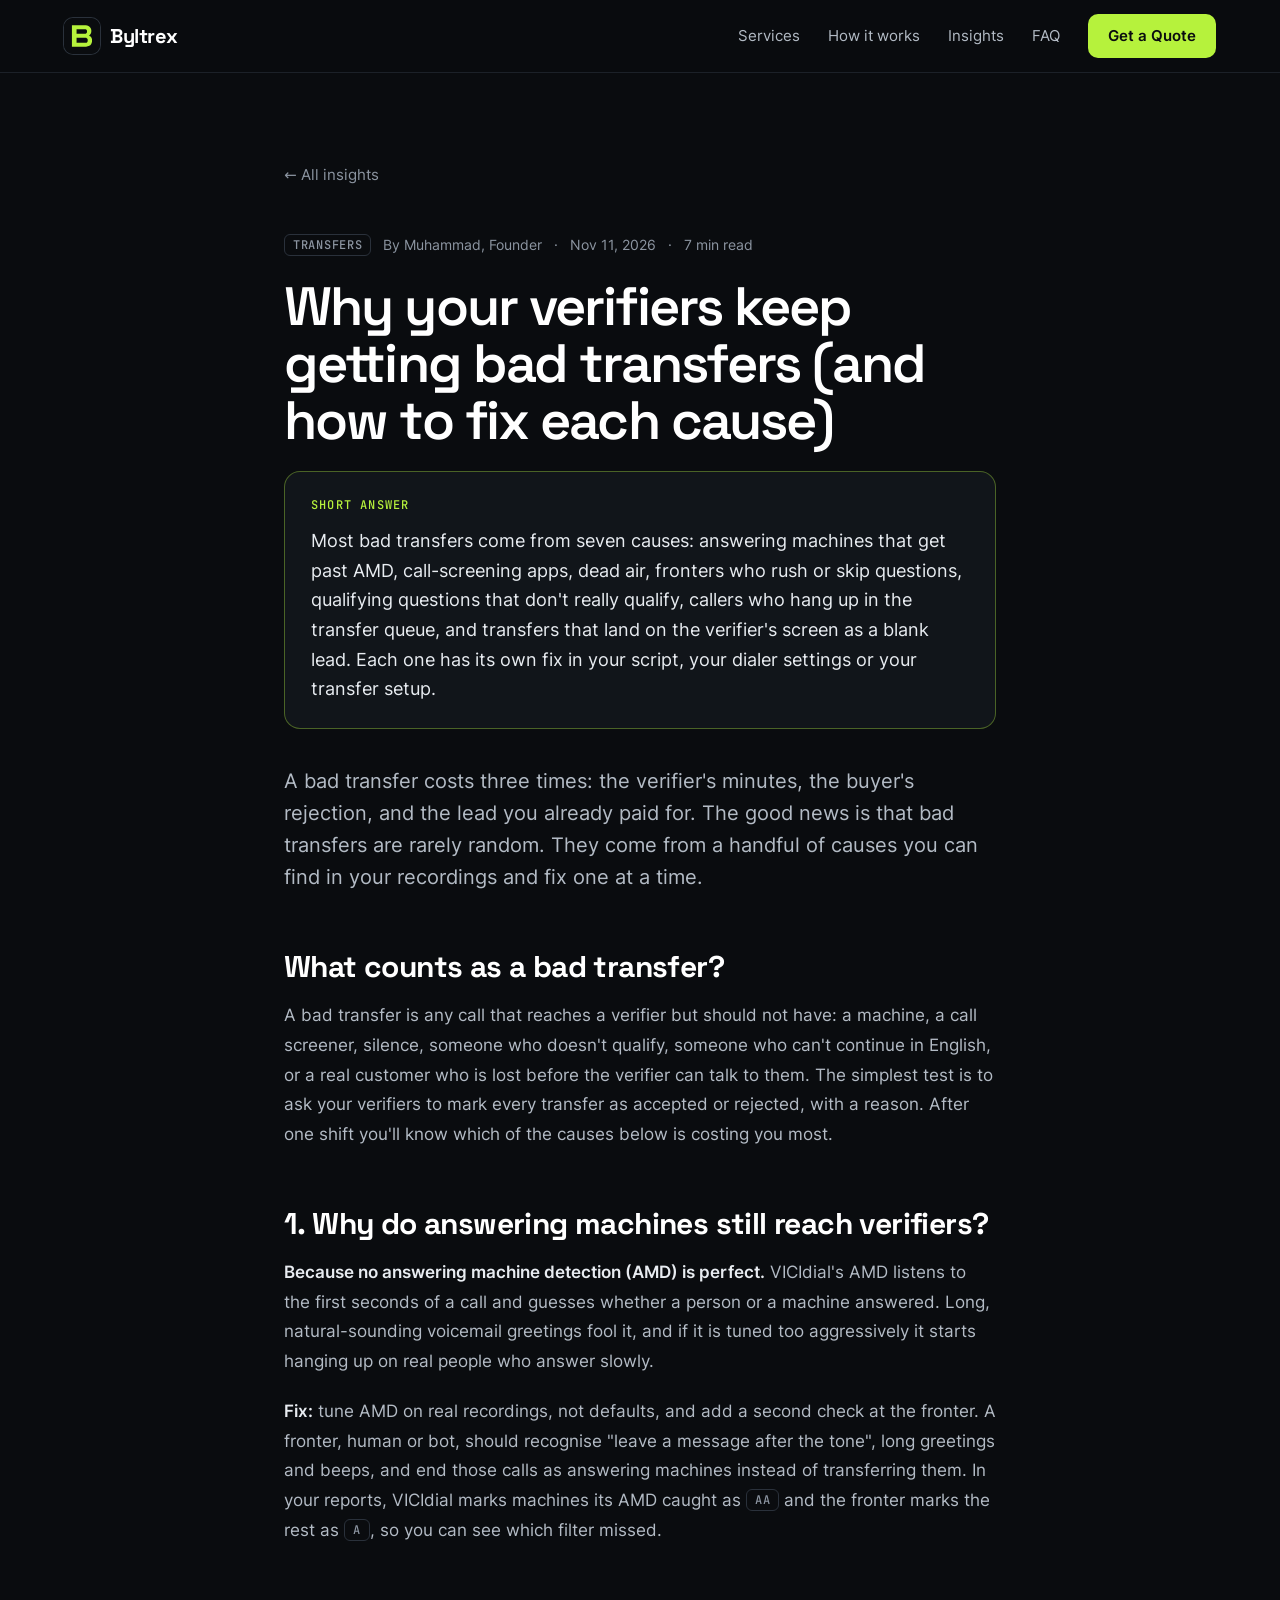
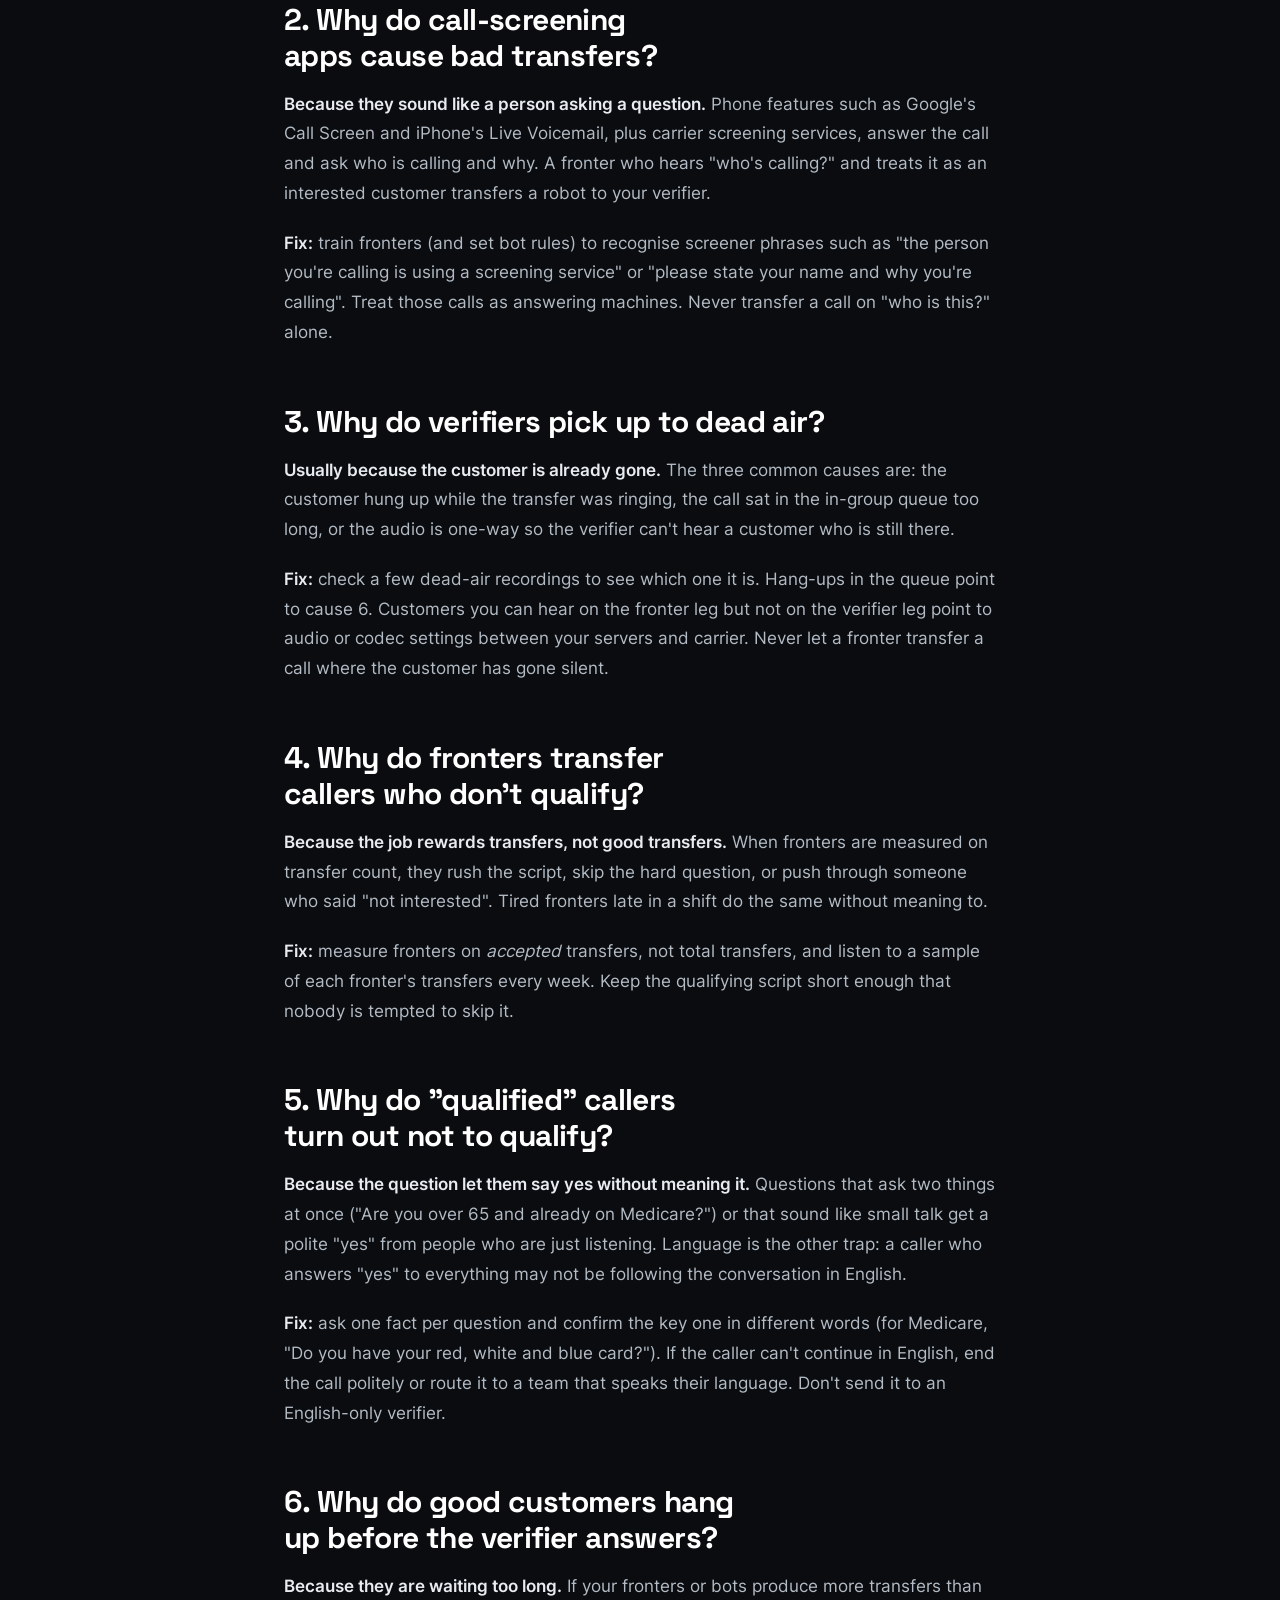
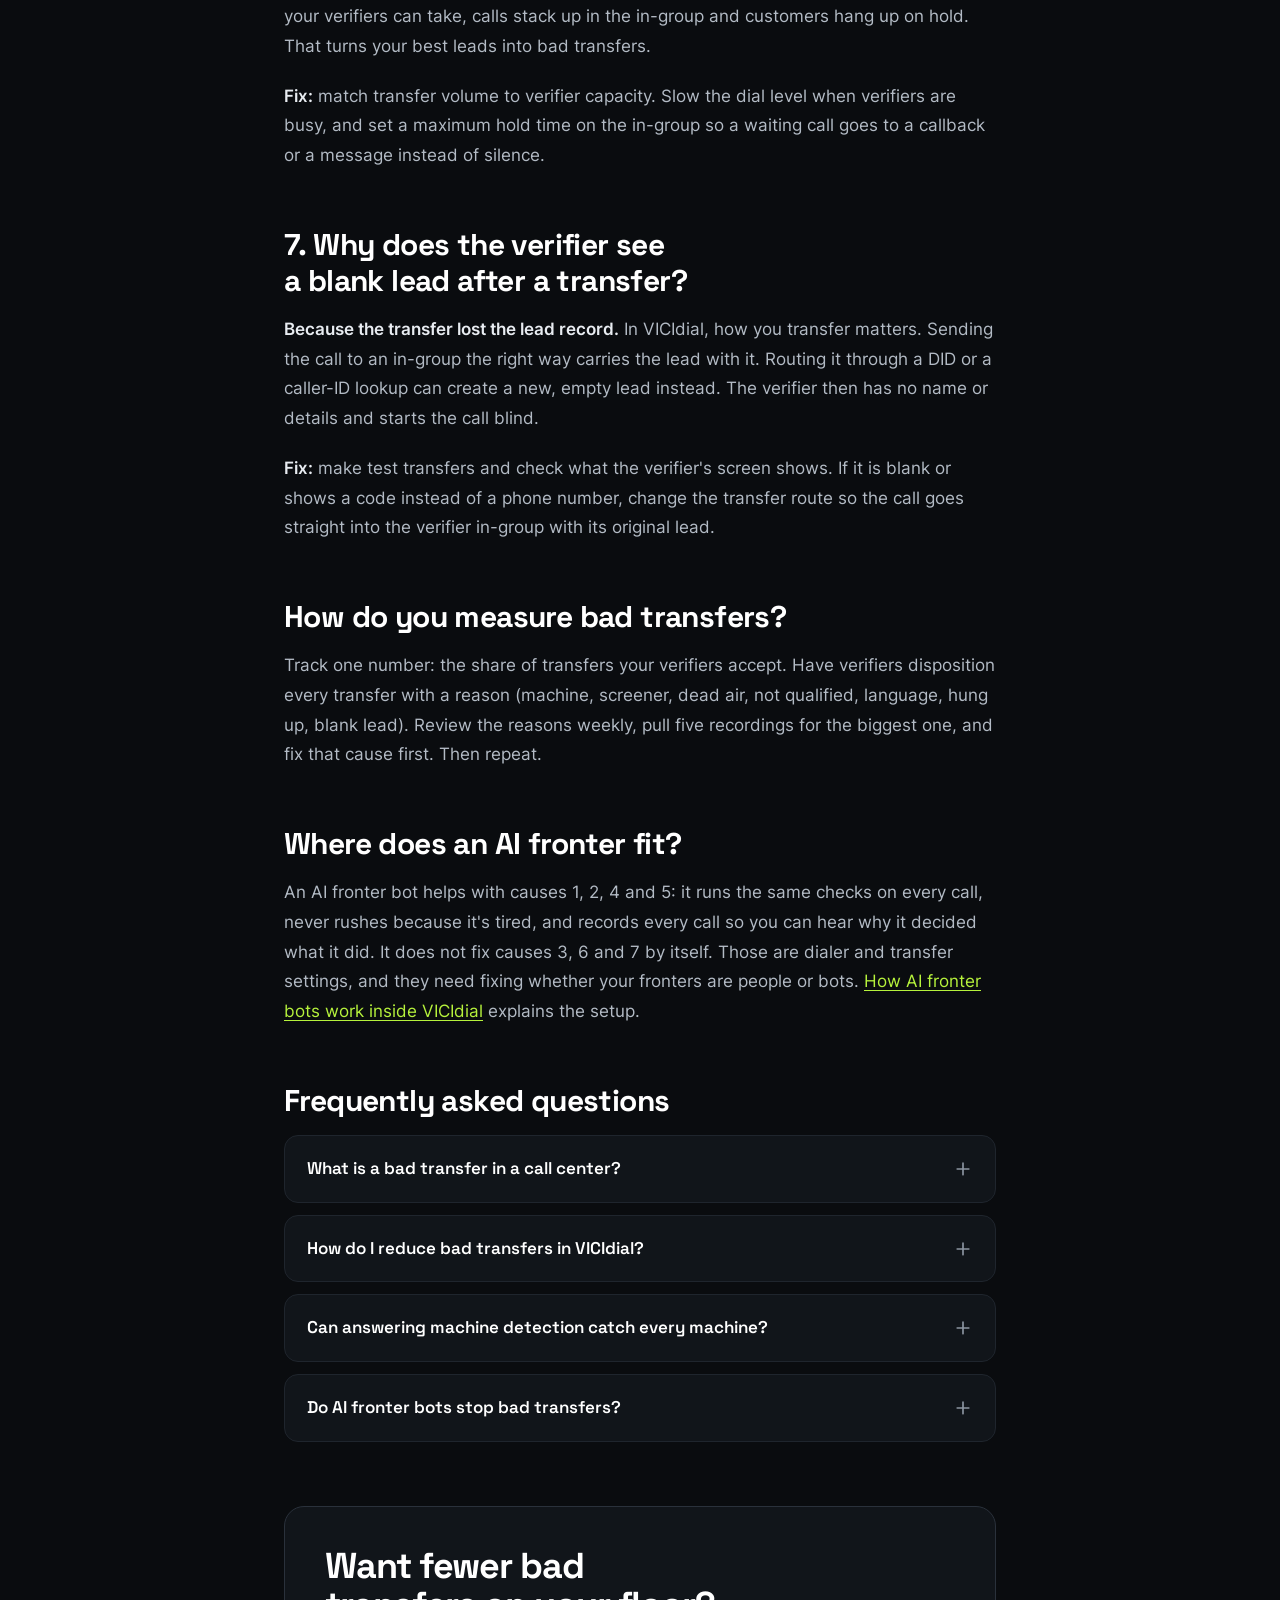
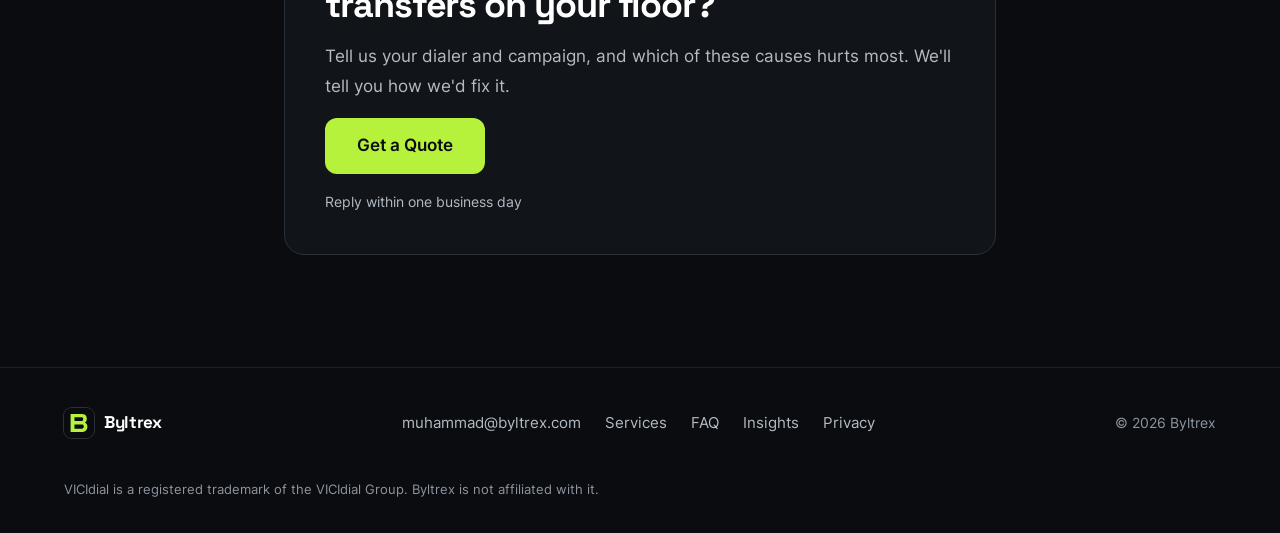
<file: blog/why-verifiers-get-bad-transfers/index.html>
<!DOCTYPE html>
<html lang="en">
<head>
<meta charset="UTF-8">
<meta name="viewport" content="width=device-width, initial-scale=1.0">
<title>Why Verifiers Keep Getting Bad Transfers (and How to Fix Each Cause) | Byltrex</title>
<meta name="description" content="Most bad transfers in a call center come from seven causes: answering machines past AMD, call-screening apps, dead air, rushed fronters, weak qualifying questions, long transfer queues and blank lead screens. Here is the fix for each.">
<meta name="author" content="Muhammad, Byltrex">
<meta name="robots" content="index, follow, max-snippet:-1">
<meta name="theme-color" content="#0A0C0F">
<link rel="canonical" href="https://www.byltrex.com/blog/why-verifiers-get-bad-transfers/">

<link rel="icon" href="/favicon.svg" type="image/svg+xml">
<link rel="icon" href="/favicon-32.png" sizes="32x32" type="image/png">
<link rel="apple-touch-icon" href="/apple-touch-icon.png">

<meta property="og:title" content="Why your verifiers keep getting bad transfers (and how to fix each cause)">
<meta property="og:description" content="Seven causes of bad transfers, from answering machines past AMD to blank lead screens, and the fix for each.">
<meta property="og:url" content="https://www.byltrex.com/blog/why-verifiers-get-bad-transfers/">
<meta property="og:site_name" content="Byltrex">
<meta property="og:type" content="article">
<meta property="og:image" content="https://www.byltrex.com/og-image.png">
<meta property="og:image:width" content="1200">
<meta property="og:image:height" content="630">
<meta property="og:image:alt" content="Byltrex: AI fronter bots for VICIdial call centers">
<meta property="article:published_time" content="2026-11-11">
<meta name="twitter:card" content="summary_large_image">
<meta name="twitter:title" content="Why your verifiers keep getting bad transfers">
<meta name="twitter:description" content="Seven causes of bad transfers and the fix for each.">
<meta name="twitter:image" content="https://www.byltrex.com/og-image.png">

<script type="application/ld+json">
{"@context":"https://schema.org","@graph":[
{"@type":"Article","@id":"https://www.byltrex.com/blog/why-verifiers-get-bad-transfers/#article","headline":"Why your verifiers keep getting bad transfers (and how to fix each cause)","description":"Most bad transfers in a call center come from seven causes: answering machines past AMD, call-screening apps, dead air, rushed fronters, weak qualifying questions, long transfer queues and blank lead screens. Here is the fix for each.","author":{"@id":"https://www.byltrex.com/#founder"},"publisher":{"@id":"https://www.byltrex.com/#org"},"image":"https://www.byltrex.com/og-image.png","datePublished":"2026-11-11","dateModified":"2026-11-11","mainEntityOfPage":"https://www.byltrex.com/blog/why-verifiers-get-bad-transfers/","about":["Call center transfers","Verifiers","Answering machine detection","VICIdial"]},
{"@type":"Person","@id":"https://www.byltrex.com/#founder","name":"Muhammad","jobTitle":"Founder","worksFor":{"@id":"https://www.byltrex.com/#org"},"description":"Founder of Byltrex; five years on call-center floors."},
{"@type":"Organization","@id":"https://www.byltrex.com/#org","name":"Byltrex","url":"https://www.byltrex.com/","logo":"https://www.byltrex.com/apple-touch-icon.png","email":"muhammad@byltrex.com"},
{"@type":"FAQPage","@id":"https://www.byltrex.com/blog/why-verifiers-get-bad-transfers/#faq","mainEntity":[
{"@type": "Question", "name": "What is a bad transfer in a call center?", "acceptedAnswer": {"@type": "Answer", "text": "A bad transfer is a call that reaches a verifier or closer but should not have: an answering machine, a call-screening app, dead air, a caller who doesn't qualify or can't continue in English, or a real customer who hangs up before the verifier answers."}},
{"@type": "Question", "name": "How do I reduce bad transfers in VICIdial?", "acceptedAnswer": {"@type": "Answer", "text": "Have verifiers disposition every transfer with a reason, then fix the biggest cause first: tune AMD on real recordings, add a machine and screener check at the fronter, ask one fact per qualifying question, match transfers to verifier capacity with a maximum hold time, and transfer straight into the verifier in-group so the lead record comes with the call."}},
{"@type": "Question", "name": "Can answering machine detection catch every machine?", "acceptedAnswer": {"@type": "Answer", "text": "No. AMD guesses from the first seconds of a call, so some voicemail greetings get through and an aggressive setting hangs up on real people. A second check by the fronter, human or bot, catches most of what AMD misses."}},
{"@type": "Question", "name": "Do AI fronter bots stop bad transfers?", "acceptedAnswer": {"@type": "Answer", "text": "They help with the causes that depend on the fronter: machines past AMD, call screeners, skipped questions and weak qualifying. They do not fix dialer and transfer settings such as long queues or blank lead screens. Those need fixing either way."}}
]}
]}
</script>

<link rel="preload" href="/fonts/space-grotesk-600.woff2" as="font" type="font/woff2" crossorigin>
<link rel="preload" href="/fonts/inter-400.woff2" as="font" type="font/woff2" crossorigin>
<link rel="stylesheet" href="/assets/site.css?v=1">

<style>
:root{--bg:#0A0C0F;--bg2:#0D1014;--card:#11151A;--line:#1C2128;--line2:#2A313B;--w:#FFFFFF;--t:#E8ECF1;--dim:#B3BBC5;--mute:#8C95A1;--acc:#B6F23C;--acc35:rgba(182,242,60,.35);
--fd:'Space Grotesk',system-ui,sans-serif;--fb:'Inter',system-ui,sans-serif;--fm:'JetBrains Mono',ui-monospace,SFMono-Regular,Menlo,monospace}
*,*::before,*::after{box-sizing:border-box;margin:0;padding:0}
html{scroll-behavior:smooth}
body{background:var(--bg);color:var(--t);font-family:var(--fb);font-size:17px;line-height:1.75;-webkit-font-smoothing:antialiased;overflow-x:hidden}
a{color:inherit;text-decoration:none}
:focus-visible{outline:2px solid var(--acc);outline-offset:3px;border-radius:6px}
h1,h2,h3{font-family:var(--fd);color:var(--w)}
.brand{display:inline-flex;align-items:center;gap:10px;color:var(--w)}
.brand svg{width:36px;height:36px;flex-shrink:0;border-radius:9px;box-shadow:0 0 0 1px var(--line2)}
.brand span{font-family:var(--fd);font-weight:700;font-size:20px;letter-spacing:-.02em}
header{position:sticky;top:0;z-index:50;background:rgba(10,12,15,.85);backdrop-filter:blur(12px);-webkit-backdrop-filter:blur(12px);border-bottom:1px solid var(--line)}
html{scroll-padding-top:88px}
.nav-links{display:flex;align-items:center;gap:28px;font-size:15px}
.nav-links a:not(.btn){color:var(--dim);transition:color .2s}
.nav-links a:not(.btn):hover{color:var(--w)}
@media(max-width:820px){.nav-links a:not(.btn){display:none}header{backdrop-filter:none;-webkit-backdrop-filter:none;background:rgba(10,12,15,.96)}}
article p a{color:var(--acc);text-decoration:underline;text-underline-offset:3px}
.tm{max-width:1200px;margin:0 auto;padding:0 24px 32px;font-size:13px;color:var(--mute)}
.nav{display:flex;align-items:center;justify-content:space-between;gap:24px;padding:14px 24px;max-width:1200px;margin:0 auto}
.btn{display:inline-flex;align-items:center;justify-content:center;min-height:44px;padding:0 20px;border-radius:10px;font-weight:600;font-size:15px;background:var(--acc);color:#0A0C0F;transition:transform .2s,box-shadow .2s}
.btn:hover{transform:translateY(-2px);box-shadow:0 12px 32px rgba(182,242,60,.22)}
.btn-lg{min-height:56px;padding:0 32px;font-size:17px;border-radius:12px}
.chip{display:inline-flex;align-items:center;font-family:var(--fm);font-weight:500;font-size:12px;line-height:1;letter-spacing:.06em;padding:4px 8px;border-radius:6px;border:1px solid var(--line2);color:var(--mute);white-space:nowrap;vertical-align:2px}
.chip.go{background:var(--acc);border-color:var(--acc);color:#0A0C0F}

article{max-width:760px;margin:0 auto;padding:80px 24px 40px}
.back{display:inline-flex;align-items:center;gap:8px;font-size:15px;color:var(--mute);margin-bottom:36px;min-height:44px}
.back:hover{color:var(--w)}
.meta{display:flex;gap:12px;align-items:center;flex-wrap:wrap;font-size:14px;color:var(--mute);margin-bottom:20px}
article h1{font-weight:600;font-size:clamp(36px,5vw,54px);line-height:1.06;letter-spacing:-.035em;margin-bottom:22px;text-wrap:balance}
.intro{font-size:20px;line-height:1.6;color:var(--dim);margin-bottom:48px}
article h2{font-weight:700;font-size:clamp(24px,3vw,30px);line-height:1.2;letter-spacing:-.02em;margin:56px 0 16px;text-wrap:balance}
article p{color:var(--dim);margin-bottom:20px}
article p strong{color:var(--t);font-weight:600}
article ul{margin:0 0 24px 0;padding-left:0;list-style:none}
article li{position:relative;padding-left:24px;color:var(--dim);margin-bottom:12px}
article li::before{content:"";position:absolute;left:4px;top:.72em;width:6px;height:6px;border-radius:50%;background:var(--acc)}
article li strong{color:var(--t);font-weight:600}
figure{margin:36px 0;padding:24px;background:var(--card);border:1px solid var(--line2);border-radius:16px}
figure svg{width:100%;height:auto;display:block}
figcaption{margin-top:14px;font-size:14px;color:var(--mute)}
.callout{margin:36px 0;padding:22px 24px;border:1px solid var(--line2);border-left:none;border-radius:14px;background:var(--card);font-size:16px;color:var(--dim)}
.callout b{color:var(--w)}
.end{max-width:760px;margin:24px auto 0;padding:0 24px 112px}
.end-box{border:1px solid var(--line2);border-radius:20px;background:var(--card);padding:40px;display:flex;flex-direction:column;align-items:flex-start;gap:16px}
.end-box h2{font-weight:700;font-size:clamp(26px,3.4vw,36px);line-height:1.1;letter-spacing:-.03em;text-wrap:balance}
.end-box p{color:var(--dim)}
.note{font-size:14px;color:var(--mute)}
footer{border-top:1px solid var(--line)}
.foot{display:flex;justify-content:space-between;align-items:center;gap:24px;flex-wrap:wrap;padding:40px 24px;max-width:1200px;margin:0 auto}
.foot .brand svg{width:30px;height:30px;border-radius:8px}
.foot .brand span{font-size:17px}
.foot-links{display:flex;gap:24px;flex-wrap:wrap;font-size:15px}
.foot-links a{color:var(--dim)}
.foot-links a:hover{color:var(--w)}
.copy{font-size:14px;color:var(--mute)}
@media(max-width:480px){.brand svg{width:32px;height:32px}.brand span{font-size:18px}article{padding-top:48px}.end-box{padding:28px}}

.answer{margin:0 0 36px;padding:24px 26px;background:var(--card);border:1px solid rgba(182,242,60,.35);border-radius:16px}
.answer p{margin:0;color:var(--t);font-size:18px;line-height:1.65}
.answer .answer-l{font-family:var(--fm);font-size:12px;letter-spacing:.1em;text-transform:uppercase;color:var(--acc);margin-bottom:10px}
.faq{display:flex;flex-direction:column;gap:12px;margin-top:8px}
.faq details{background:var(--card);border:1px solid #1F252D;border-radius:14px}
.faq summary{list-style:none;cursor:pointer;display:flex;justify-content:space-between;align-items:center;gap:20px;padding:18px 22px;min-height:44px;font-family:var(--fd);font-weight:600;font-size:17px;color:var(--w)}
.faq summary::-webkit-details-marker{display:none}
.faq summary svg{flex-shrink:0;transition:transform .2s;stroke:var(--mute)}
.faq details[open] summary svg{transform:rotate(45deg);stroke:var(--acc)}
.faq .a{padding:0 22px 20px;color:var(--dim);margin:0}
</style>
</head>
<body>

<svg width="0" height="0" style="position:absolute" aria-hidden="true"><defs><symbol id="bmark" viewBox="0 0 100 100"><rect width="100" height="100" rx="25" fill="#0A0C0F"/><path transform="translate(22.00 20.00) scale(0.09105)" fill="#B6F23C" fill-rule="evenodd" d="M0.0 329.5L0.0 0.0L204.2 0.0C326.7 0.0 414.1 0.4 422.5 1.0C455.6 3.3 481.7 9.8 505.1 21.6C554.3 46.2 583.6 88.5 591.1 146.0C592.9 160.0 592.6 195.0 590.6 208.5C583.1 257.5 563.5 287.6 523.4 311.6C522.4 312.3 521.7 313.0 522.0 313.2C522.3 313.5 526.8 315.8 532.0 318.5C546.1 325.6 559.4 334.7 569.8 344.5C593.3 366.6 606.5 392.8 612.7 429.9C615.2 444.9 615.2 486.6 612.7 503.0C603.5 561.5 575.6 604.2 529.2 630.4C502.5 645.5 466.8 655.5 430.3 658.0C421.1 658.6 336.3 659.0 207.8 659.0L0.0 659.0L0.0 329.5ZM429.6 536.2C459.7 529.7 477.0 510.2 480.9 478.5C483.2 459.4 481.6 435.7 477.0 422.6C471.3 406.1 458.8 393.6 441.4 387.0C428.1 382.0 428.5 382.0 280.2 382.0L142.0 382.0L142.0 459.8C142.0 502.6 142.3 537.9 142.6 538.3C142.9 538.6 205.6 538.7 281.8 538.5C414.7 538.1 420.9 538.0 429.6 536.2ZM419.5 257.7C436.2 252.7 447.4 243.6 453.9 229.9C459.9 217.3 461.3 208.6 460.7 186.7C460.3 167.1 459.2 161.0 454.2 151.0C450.4 143.1 440.8 134.0 431.8 129.6C417.6 122.7 423.8 123.0 275.5 123.0L142.0 123.0L142.0 191.5L142.0 260.0L277.8 259.8C404.6 259.5 413.9 259.4 419.5 257.7Z"/></symbol>
    <symbol id="bonly" viewBox="0 0 100 100"><path transform="translate(22.00 20.00) scale(0.09105)" fill="#B6F23C" fill-rule="evenodd" d="M0.0 329.5L0.0 0.0L204.2 0.0C326.7 0.0 414.1 0.4 422.5 1.0C455.6 3.3 481.7 9.8 505.1 21.6C554.3 46.2 583.6 88.5 591.1 146.0C592.9 160.0 592.6 195.0 590.6 208.5C583.1 257.5 563.5 287.6 523.4 311.6C522.4 312.3 521.7 313.0 522.0 313.2C522.3 313.5 526.8 315.8 532.0 318.5C546.1 325.6 559.4 334.7 569.8 344.5C593.3 366.6 606.5 392.8 612.7 429.9C615.2 444.9 615.2 486.6 612.7 503.0C603.5 561.5 575.6 604.2 529.2 630.4C502.5 645.5 466.8 655.5 430.3 658.0C421.1 658.6 336.3 659.0 207.8 659.0L0.0 659.0L0.0 329.5ZM429.6 536.2C459.7 529.7 477.0 510.2 480.9 478.5C483.2 459.4 481.6 435.7 477.0 422.6C471.3 406.1 458.8 393.6 441.4 387.0C428.1 382.0 428.5 382.0 280.2 382.0L142.0 382.0L142.0 459.8C142.0 502.6 142.3 537.9 142.6 538.3C142.9 538.6 205.6 538.7 281.8 538.5C414.7 538.1 420.9 538.0 429.6 536.2ZM419.5 257.7C436.2 252.7 447.4 243.6 453.9 229.9C459.9 217.3 461.3 208.6 460.7 186.7C460.3 167.1 459.2 161.0 454.2 151.0C450.4 143.1 440.8 134.0 431.8 129.6C417.6 122.7 423.8 123.0 275.5 123.0L142.0 123.0L142.0 191.5L142.0 260.0L277.8 259.8C404.6 259.5 413.9 259.4 419.5 257.7Z"/></symbol>
  </defs></svg>

<header>
  <div class="nav">
    <a href="/" class="brand" aria-label="Byltrex home"><svg aria-hidden="true"><use href="#bmark"/></svg><span>Byltrex</span></a>
    <nav class="nav-links" aria-label="Main">
      <a href="/#services">Services</a>
      <a href="/#how">How it works</a>
      <a href="/#insights">Insights</a>
      <a href="/#faq">FAQ</a>
      <a href="/#get-started" class="btn">Get a Quote</a>
    </nav>
  </div>
</header>

<main>
<article>
  <a href="/#insights" class="back">← All insights</a>
  <div class="meta"><span class="chip">TRANSFERS</span><span>By Muhammad, Founder</span><span>·</span><time datetime="2026-11-11">Nov 11, 2026</time><span>·</span><span>7 min read</span></div>
  <h1>Why your verifiers keep getting bad transfers (and how to fix each cause)</h1>

  <div class="answer">
    <p class="answer-l">Short answer</p>
    <p>Most bad transfers come from seven causes: answering machines that get past AMD, call-screening apps, dead air, fronters who rush or skip questions, qualifying questions that don't really qualify, callers who hang up in the transfer queue, and transfers that land on the verifier's screen as a blank lead. Each one has its own fix in your script, your dialer settings or your transfer setup.</p>
  </div>

  <p class="intro">A bad transfer costs three times: the verifier's minutes, the buyer's rejection, and the lead you already paid for. The good news is that bad transfers are rarely random. They come from a handful of causes you can find in your recordings and fix one at a time.</p>

  <h2>What counts as a bad transfer?</h2>
  <p>A bad transfer is any call that reaches a verifier but should not have: a machine, a call screener, silence, someone who doesn't qualify, someone who can't continue in English, or a real customer who is lost before the verifier can talk to them. The simplest test is to ask your verifiers to mark every transfer as accepted or rejected, with a reason. After one shift you'll know which of the causes below is costing you most.</p>

  <h2>1. Why do answering machines still reach verifiers?</h2>
  <p><strong>Because no answering machine detection (AMD) is perfect.</strong> VICIdial's AMD listens to the first seconds of a call and guesses whether a person or a machine answered. Long, natural-sounding voicemail greetings fool it, and if it is tuned too aggressively it starts hanging up on real people who answer slowly.</p>
  <p><strong>Fix:</strong> tune AMD on real recordings, not defaults, and add a second check at the fronter. A fronter, human or bot, should recognise "leave a message after the tone", long greetings and beeps, and end those calls as answering machines instead of transferring them. In your reports, VICIdial marks machines its AMD caught as <span class="chip">AA</span> and the fronter marks the rest as <span class="chip">A</span>, so you can see which filter missed.</p>

  <h2>2. Why do call-screening apps cause bad transfers?</h2>
  <p><strong>Because they sound like a person asking a question.</strong> Phone features such as Google's Call Screen and iPhone's Live Voicemail, plus carrier screening services, answer the call and ask who is calling and why. A fronter who hears "who's calling?" and treats it as an interested customer transfers a robot to your verifier.</p>
  <p><strong>Fix:</strong> train fronters (and set bot rules) to recognise screener phrases such as "the person you're calling is using a screening service" or "please state your name and why you're calling". Treat those calls as answering machines. Never transfer a call on "who is this?" alone.</p>

  <h2>3. Why do verifiers pick up to dead air?</h2>
  <p><strong>Usually because the customer is already gone.</strong> The three common causes are: the customer hung up while the transfer was ringing, the call sat in the in-group queue too long, or the audio is one-way so the verifier can't hear a customer who is still there.</p>
  <p><strong>Fix:</strong> check a few dead-air recordings to see which one it is. Hang-ups in the queue point to cause 6. Customers you can hear on the fronter leg but not on the verifier leg point to audio or codec settings between your servers and carrier. Never let a fronter transfer a call where the customer has gone silent.</p>

  <h2>4. Why do fronters transfer callers who don't qualify?</h2>
  <p><strong>Because the job rewards transfers, not good transfers.</strong> When fronters are measured on transfer count, they rush the script, skip the hard question, or push through someone who said "not interested". Tired fronters late in a shift do the same without meaning to.</p>
  <p><strong>Fix:</strong> measure fronters on <em>accepted</em> transfers, not total transfers, and listen to a sample of each fronter's transfers every week. Keep the qualifying script short enough that nobody is tempted to skip it.</p>

  <h2>5. Why do "qualified" callers turn out not to qualify?</h2>
  <p><strong>Because the question let them say yes without meaning it.</strong> Questions that ask two things at once ("Are you over 65 and already on Medicare?") or that sound like small talk get a polite "yes" from people who are just listening. Language is the other trap: a caller who answers "yes" to everything may not be following the conversation in English.</p>
  <p><strong>Fix:</strong> ask one fact per question and confirm the key one in different words (for Medicare, "Do you have your red, white and blue card?"). If the caller can't continue in English, end the call politely or route it to a team that speaks their language. Don't send it to an English-only verifier.</p>

  <h2>6. Why do good customers hang up before the verifier answers?</h2>
  <p><strong>Because they are waiting too long.</strong> If your fronters or bots produce more transfers than your verifiers can take, calls stack up in the in-group and customers hang up on hold. That turns your best leads into bad transfers.</p>
  <p><strong>Fix:</strong> match transfer volume to verifier capacity. Slow the dial level when verifiers are busy, and set a maximum hold time on the in-group so a waiting call goes to a callback or a message instead of silence.</p>

  <h2>7. Why does the verifier see a blank lead after a transfer?</h2>
  <p><strong>Because the transfer lost the lead record.</strong> In VICIdial, how you transfer matters. Sending the call to an in-group the right way carries the lead with it. Routing it through a DID or a caller-ID lookup can create a new, empty lead instead. The verifier then has no name or details and starts the call blind.</p>
  <p><strong>Fix:</strong> make test transfers and check what the verifier's screen shows. If it is blank or shows a code instead of a phone number, change the transfer route so the call goes straight into the verifier in-group with its original lead.</p>

  <h2>How do you measure bad transfers?</h2>
  <p>Track one number: the share of transfers your verifiers accept. Have verifiers disposition every transfer with a reason (machine, screener, dead air, not qualified, language, hung up, blank lead). Review the reasons weekly, pull five recordings for the biggest one, and fix that cause first. Then repeat.</p>

  <h2>Where does an AI fronter fit?</h2>
  <p>An AI fronter bot helps with causes 1, 2, 4 and 5: it runs the same checks on every call, never rushes because it's tired, and records every call so you can hear why it decided what it did. It does not fix causes 3, 6 and 7 by itself. Those are dialer and transfer settings, and they need fixing whether your fronters are people or bots. <a href="/blog/how-ai-fronter-bots-work-inside-vicidial/">How AI fronter bots work inside VICIdial</a> explains the setup.</p>

  <h2 id="faq">Frequently asked questions</h2>
  <div class="faq">
    <details>
      <summary>What is a bad transfer in a call center?<svg aria-hidden="true" width="20" height="20" viewBox="0 0 24 24" fill="none" stroke-width="2" stroke-linecap="round"><path d="M12 5v14M5 12h14"/></svg></summary>
      <p class="a">A bad transfer is a call that reaches a verifier or closer but should not have: an answering machine, a call-screening app, dead air, a caller who doesn't qualify or can't continue in English, or a real customer who hangs up before the verifier answers.</p>
    </details>
    <details>
      <summary>How do I reduce bad transfers in VICIdial?<svg aria-hidden="true" width="20" height="20" viewBox="0 0 24 24" fill="none" stroke-width="2" stroke-linecap="round"><path d="M12 5v14M5 12h14"/></svg></summary>
      <p class="a">Have verifiers disposition every transfer with a reason, then fix the biggest cause first: tune AMD on real recordings, add a machine and screener check at the fronter, ask one fact per qualifying question, match transfers to verifier capacity with a maximum hold time, and transfer straight into the verifier in-group so the lead record comes with the call.</p>
    </details>
    <details>
      <summary>Can answering machine detection catch every machine?<svg aria-hidden="true" width="20" height="20" viewBox="0 0 24 24" fill="none" stroke-width="2" stroke-linecap="round"><path d="M12 5v14M5 12h14"/></svg></summary>
      <p class="a">No. AMD guesses from the first seconds of a call, so some voicemail greetings get through and an aggressive setting hangs up on real people. A second check by the fronter, human or bot, catches most of what AMD misses.</p>
    </details>
    <details>
      <summary>Do AI fronter bots stop bad transfers?<svg aria-hidden="true" width="20" height="20" viewBox="0 0 24 24" fill="none" stroke-width="2" stroke-linecap="round"><path d="M12 5v14M5 12h14"/></svg></summary>
      <p class="a">They help with the causes that depend on the fronter: machines past AMD, call screeners, skipped questions and weak qualifying. They do not fix dialer and transfer settings such as long queues or blank lead screens. Those need fixing either way.</p>
    </details>
  </div>
</article>

<section class="end" aria-labelledby="endTitle">
  <div class="end-box">
    <h2 id="endTitle">Want fewer bad transfers on your floor?</h2>
    <p>Tell us your dialer and campaign, and which of these causes hurts most. We'll tell you how we'd fix it.</p>
    <a href="/#get-started" class="btn btn-lg">Get a Quote</a>
    <p class="note">Reply within one business day</p>
  </div>
</section>
</main>

<footer>
  <div class="foot">
    <a href="/" class="brand" aria-label="Byltrex home"><svg aria-hidden="true"><use href="#bmark"/></svg><span>Byltrex</span></a>
    <nav class="foot-links" aria-label="Footer">
      <a href="mailto:muhammad@byltrex.com">muhammad@byltrex.com</a>
      <a href="/#services">Services</a>
      <a href="/#faq">FAQ</a>
      <a href="/#insights">Insights</a>
      <a href="/privacy/">Privacy</a>
    </nav>
    <span class="copy">© <span id="yr">2026</span> Byltrex</span>
  </div>
  <p class="tm">VICIdial is a registered trademark of the VICIdial Group. Byltrex is not affiliated with it.</p>
</footer>
<script>document.getElementById('yr').textContent=new Date().getFullYear();</script>
</body>
</html>
</file>
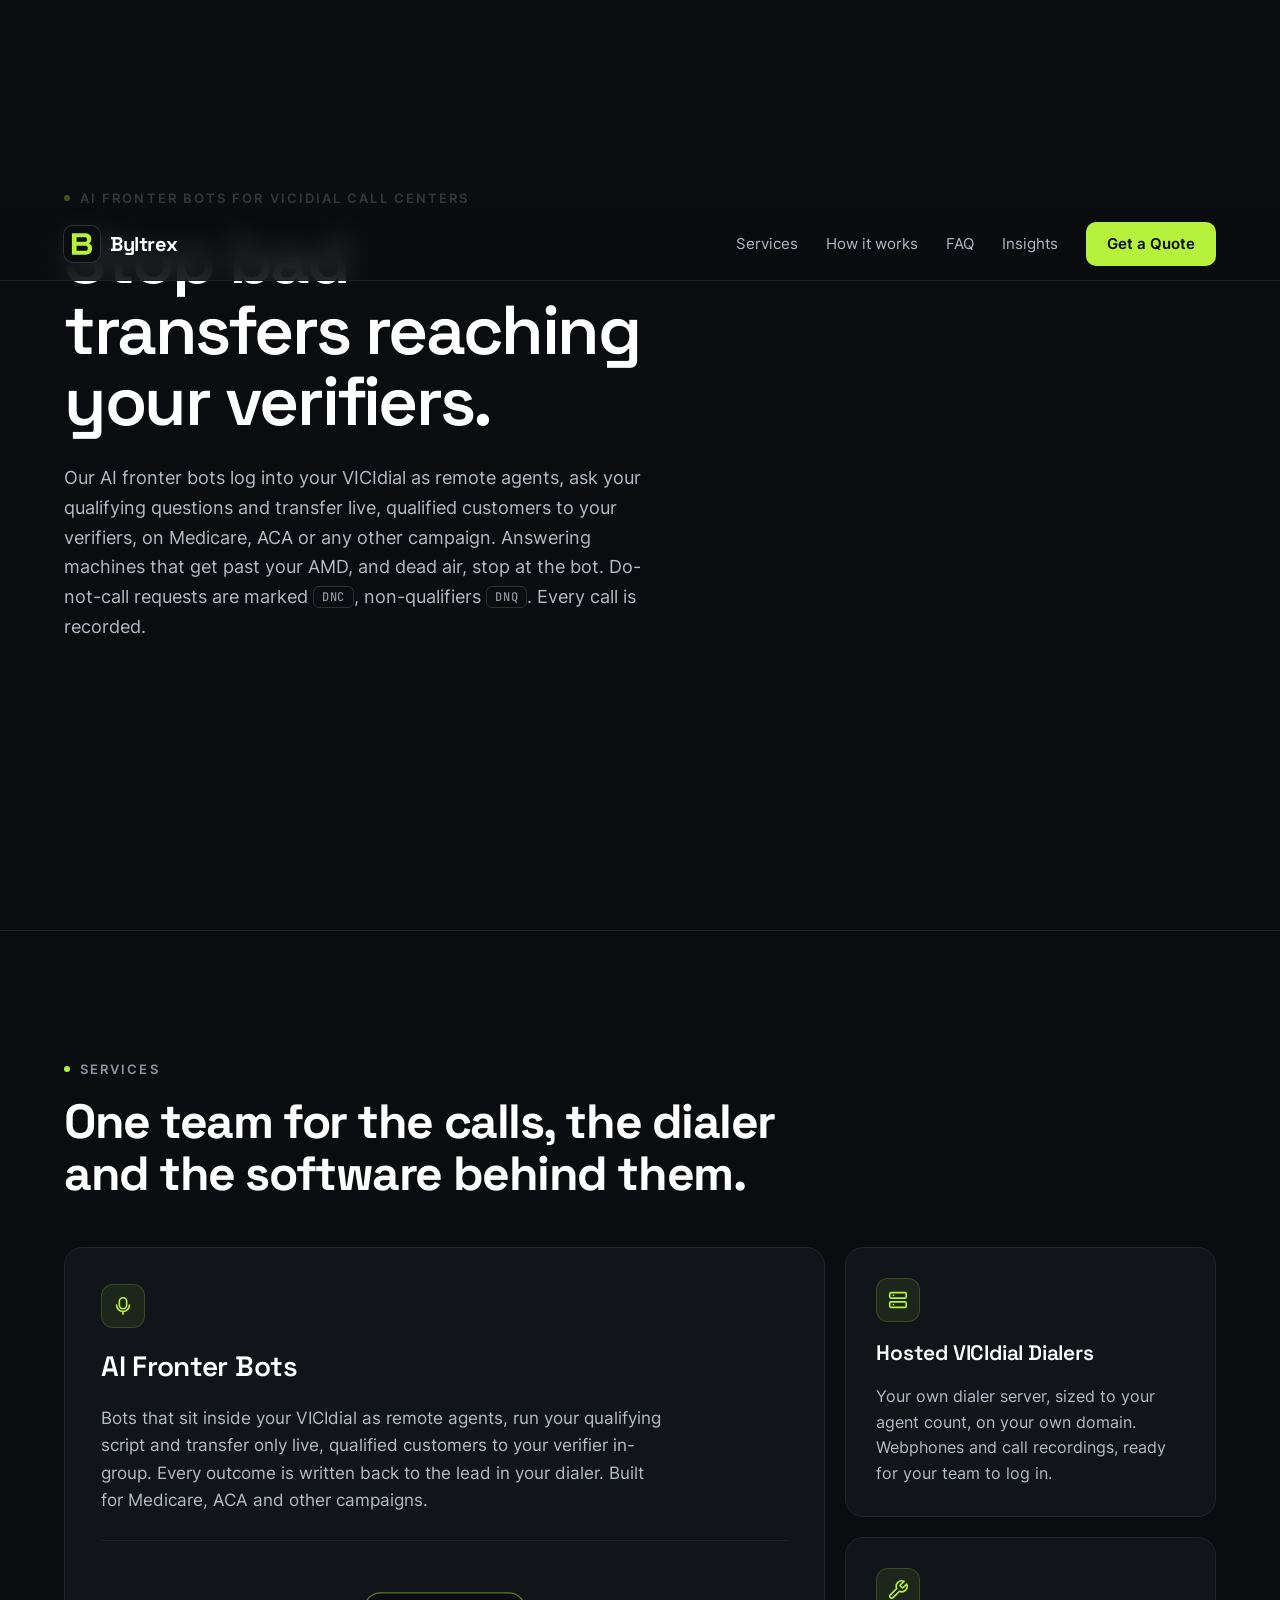
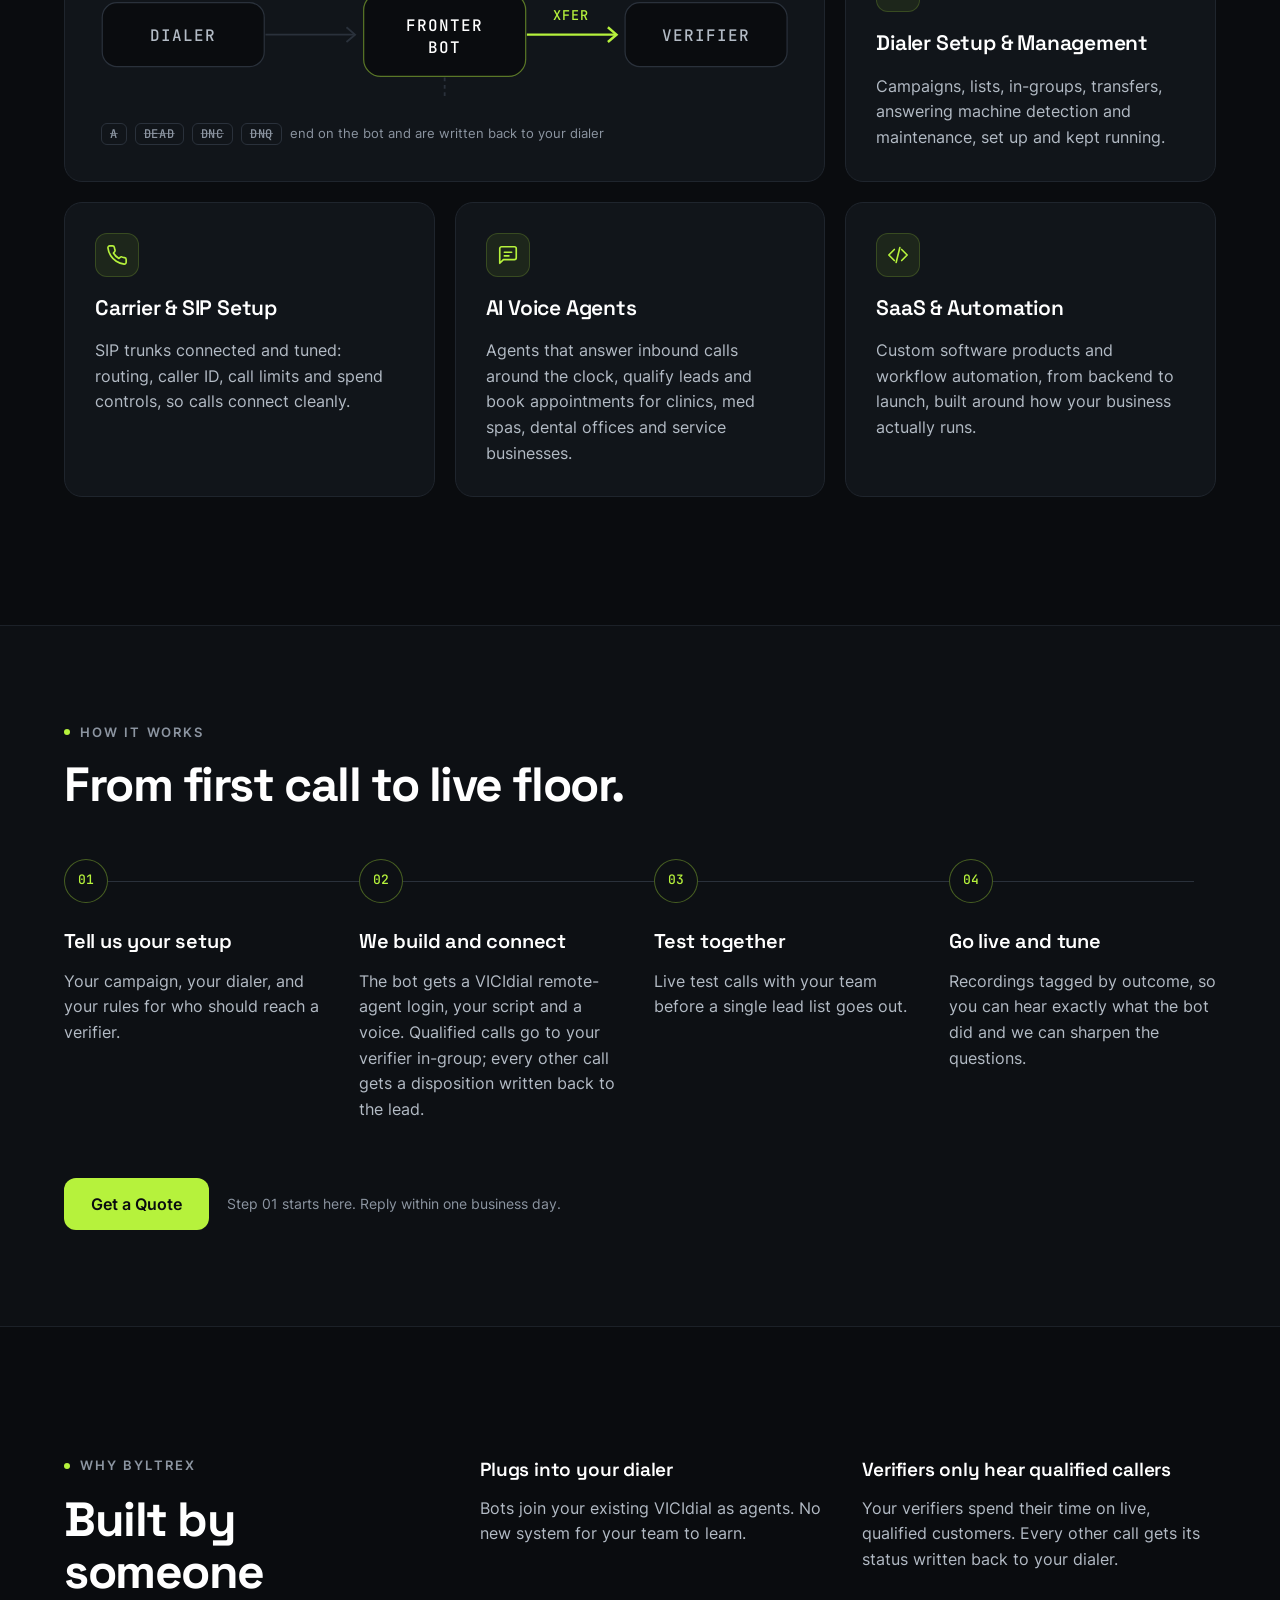
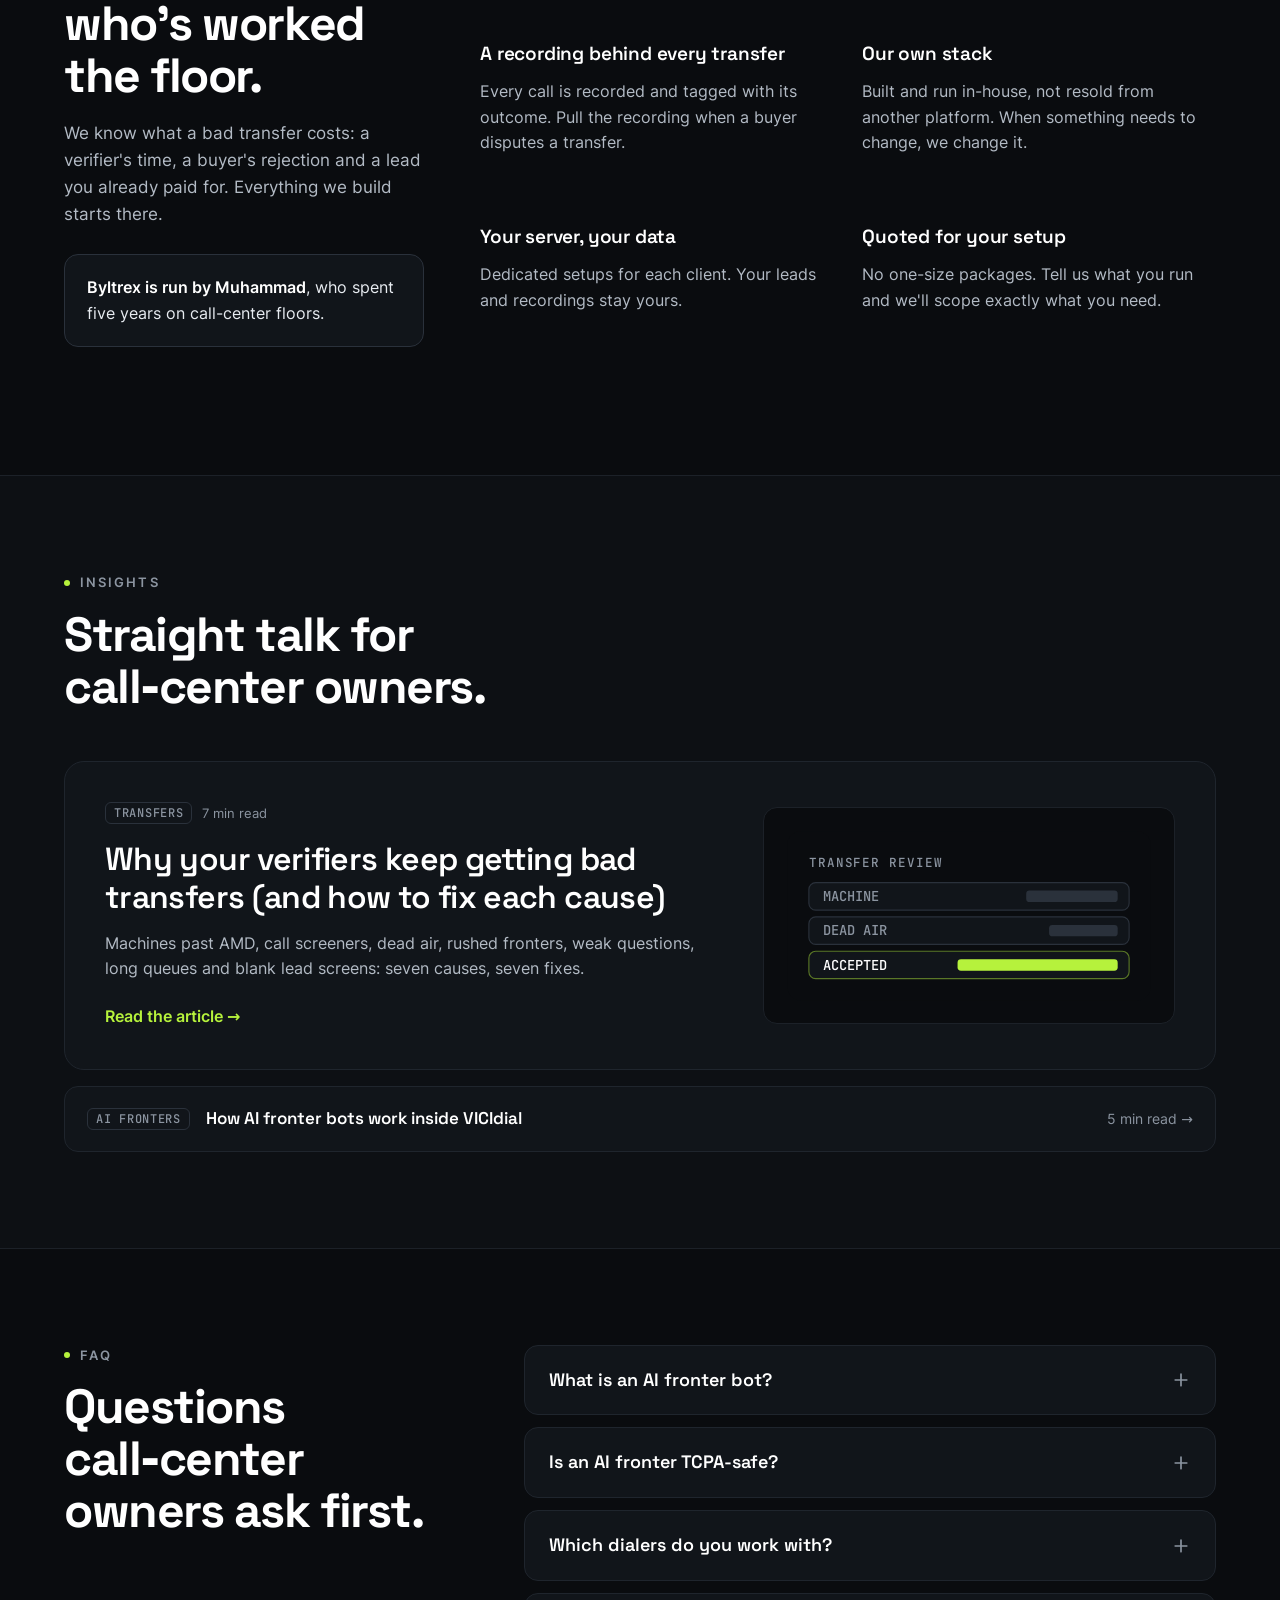
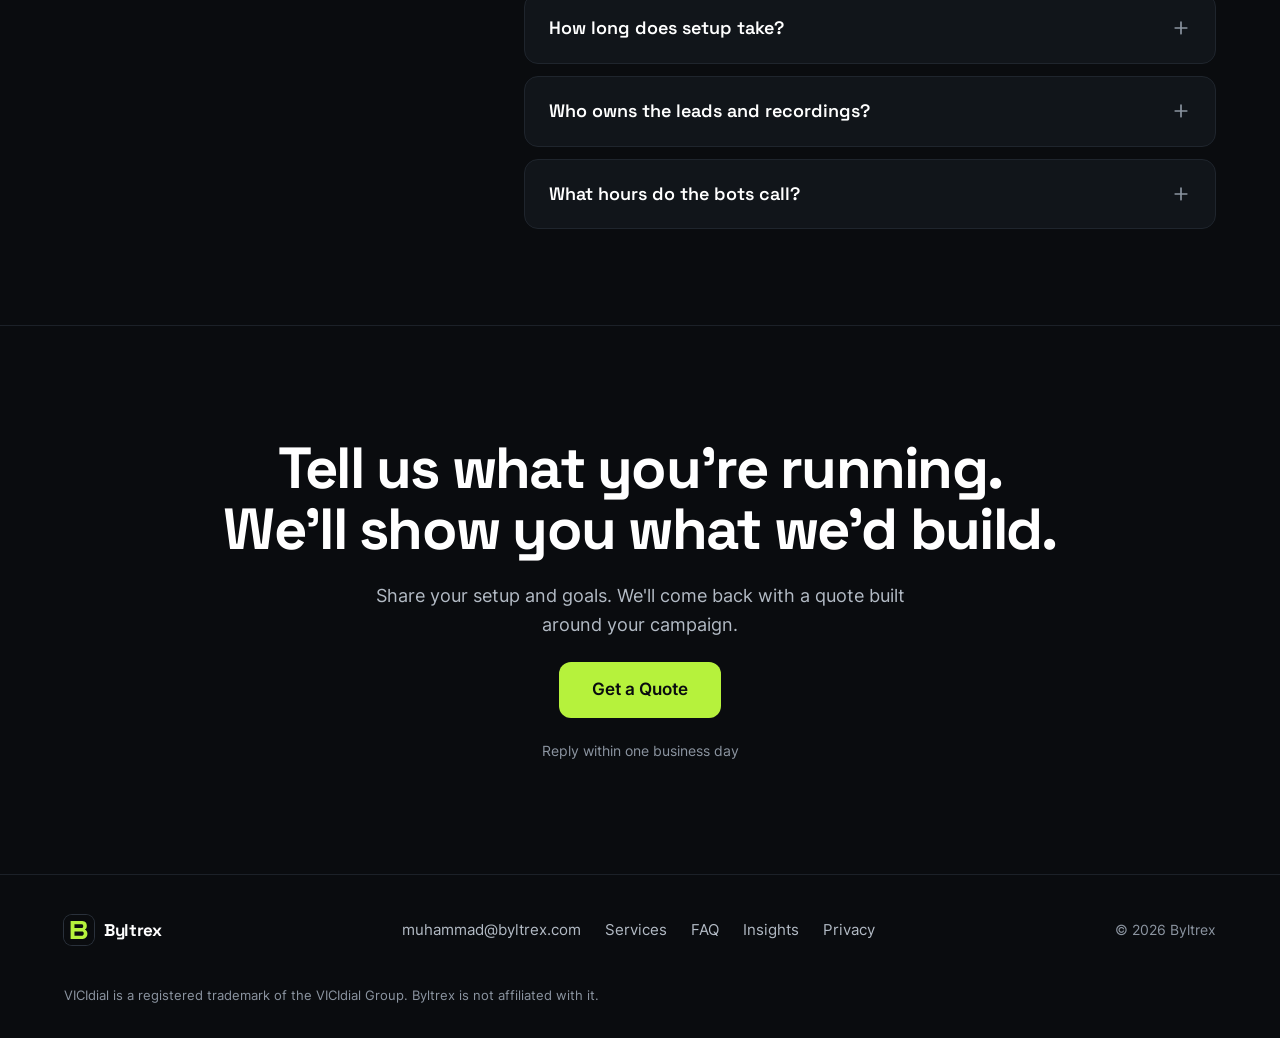
<file: dental/ai-receptionist/index.html>
<!DOCTYPE html>
<html lang="en">
<head>
<meta charset="UTF-8">
<title>Byltrex</title>
<meta name="robots" content="noindex">
<link rel="canonical" href="https://www.byltrex.com/">
<meta http-equiv="refresh" content="0; url=/#services">
</head>
<body style="background:#0A0C0F;color:#E8ECF1;font-family:system-ui,sans-serif">
<p>This page has moved. <a href="/#services" style="color:#B6F23C">Go to Byltrex services</a>.</p>
</body>
</html>
</file>
<file: assets/site.css>
/* Byltrex shared styles: self-hosted fonts (SIL Open Font License, licenses in /fonts/).
   Bump ?v= in the <link> tags when this file changes (GitHub Pages caches it). */
@font-face{font-family:'Space Grotesk';font-style:normal;font-weight:600;font-display:swap;src:url(/fonts/space-grotesk-600.woff2) format('woff2')}
@font-face{font-family:'Space Grotesk';font-style:normal;font-weight:700;font-display:swap;src:url(/fonts/space-grotesk-700.woff2) format('woff2')}
@font-face{font-family:'Inter';font-style:normal;font-weight:400;font-display:swap;src:url(/fonts/inter-400.woff2) format('woff2')}
@font-face{font-family:'Inter';font-style:normal;font-weight:500;font-display:swap;src:url(/fonts/inter-500.woff2) format('woff2')}
@font-face{font-family:'Inter';font-style:normal;font-weight:600;font-display:swap;src:url(/fonts/inter-600.woff2) format('woff2')}
@font-face{font-family:'JetBrains Mono';font-style:normal;font-weight:500;font-display:swap;src:url(/fonts/jetbrains-mono-500.woff2) format('woff2')}
</file>
